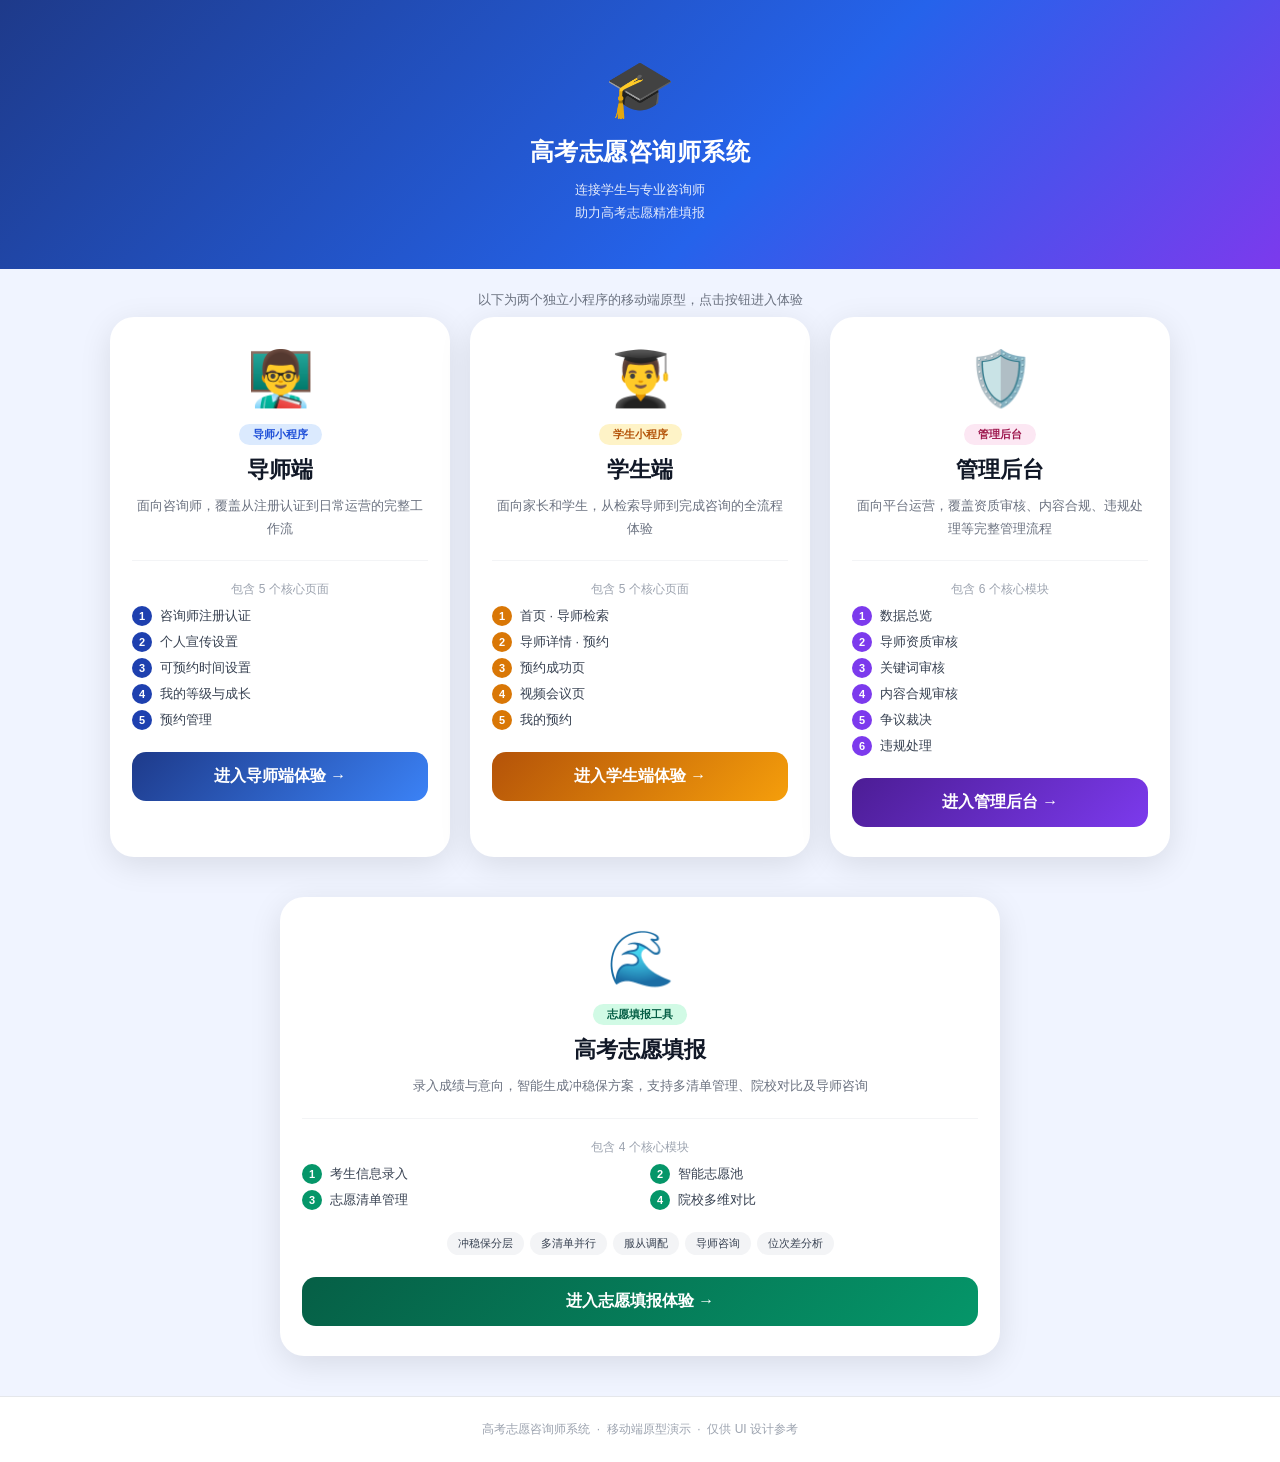
<file: mobile2/index.html>
<!DOCTYPE html>
<html lang="zh-CN">
<head>
  <meta charset="UTF-8">
  <meta name="viewport" content="width=device-width, initial-scale=1.0">
  <title>高考志愿咨询师系统 · 演示</title>
  <style>
    *{margin:0;padding:0;box-sizing:border-box}
    body{font-family:-apple-system,BlinkMacSystemFont,'PingFang SC',sans-serif;background:#f0f4ff;min-height:100vh}
    .hero{background:linear-gradient(135deg,#1e3a8a 0%,#2563eb 60%,#7c3aed 100%);color:white;text-align:center;padding:56px 24px 44px}
    .hero-logo{font-size:56px;margin-bottom:14px}
    .hero h1{font-size:24px;font-weight:700;margin-bottom:10px;letter-spacing:.5px}
    .hero p{font-size:13px;opacity:.88;line-height:1.8}
    .subtitle{text-align:center;font-size:13px;color:#6b7280;padding:22px 20px 8px}
    .cards{display:flex;gap:20px;padding:0 20px 40px;justify-content:center;flex-wrap:wrap}
    .card{background:white;border-radius:24px;padding:30px 22px;flex:1;min-width:280px;max-width:340px;box-shadow:0 8px 32px rgba(0,0,0,.1);transition:transform .2s,box-shadow .2s}
    .card:hover{transform:translateY(-5px);box-shadow:0 16px 48px rgba(0,0,0,.16)}
    .card-icon{font-size:54px;text-align:center;margin-bottom:14px}
    .card-badge{display:block;text-align:center;margin-bottom:10px}
    .badge{display:inline-block;padding:3px 14px;border-radius:14px;font-size:11px;font-weight:700}
    .bdg-t{background:#dbeafe;color:#1d4ed8}
    .bdg-s{background:#fef3c7;color:#b45309}
    .card h2{font-size:22px;font-weight:700;color:#111827;text-align:center;margin-bottom:10px}
    .card p{font-size:13px;color:#6b7280;line-height:1.75;text-align:center;margin-bottom:20px}
    .card-tags{display:flex;flex-wrap:wrap;gap:6px;justify-content:center;margin-bottom:22px}
    .ctag{background:#f3f4f6;color:#374151;font-size:11px;padding:4px 11px;border-radius:16px}
    .divider{height:1px;background:#f3f4f6;margin:0 0 20px}
    .pages-label{font-size:12px;color:#9ca3af;margin-bottom:8px;text-align:center}
    .page-list{display:flex;flex-direction:column;gap:6px;margin-bottom:22px}
    .page-item{display:flex;align-items:center;gap:8px;font-size:13px;color:#374151}
    .page-num{width:20px;height:20px;border-radius:50%;display:flex;align-items:center;justify-content:center;font-size:11px;font-weight:700;color:white;flex-shrink:0}
    .pn-blue{background:#1e40af}
    .pn-orange{background:#d97706}
    .btn{display:block;padding:14px;border-radius:14px;font-size:16px;font-weight:700;border:none;cursor:pointer;text-decoration:none;text-align:center;transition:opacity .15s,transform .15s}
    .btn:hover{opacity:.92;transform:scale(1.01)}
    .btn-t{background:linear-gradient(135deg,#1e3a8a,#3b82f6);color:white}
    .btn-s{background:linear-gradient(135deg,#b45309,#f59e0b);color:white}
    .footer{text-align:center;padding:24px 20px;font-size:12px;color:#9ca3af;border-top:1px solid #e5e7eb;background:white}
  </style>
</head>
<body>
  <div class="hero">
    <div class="hero-logo">🎓</div>
    <h1>高考志愿咨询师系统</h1>
    <p>连接学生与专业咨询师<br>助力高考志愿精准填报</p>
  </div>

  <div class="subtitle">以下为两个独立小程序的移动端原型，点击按钮进入体验</div>

  <div class="cards">
    <!-- 导师端 -->
    <div class="card">
      <div class="card-icon">👨‍🏫</div>
      <div class="card-badge"><span class="badge bdg-t">导师小程序</span></div>
      <h2>导师端</h2>
      <p>面向咨询师，覆盖从注册认证到日常运营的完整工作流</p>
      <div class="divider"></div>
      <div class="pages-label">包含 5 个核心页面</div>
      <div class="page-list">
        <div class="page-item"><span class="page-num pn-blue">1</span>咨询师注册认证</div>
        <div class="page-item"><span class="page-num pn-blue">2</span>个人宣传设置</div>
        <div class="page-item"><span class="page-num pn-blue">3</span>可预约时间设置</div>
        <div class="page-item"><span class="page-num pn-blue">4</span>我的等级与成长</div>
        <div class="page-item"><span class="page-num pn-blue">5</span>预约管理</div>
      </div>
      <a href="tutor.html" class="btn btn-t">进入导师端体验 →</a>
    </div>

    <!-- 学生端 -->
    <div class="card">
      <div class="card-icon">👨‍🎓</div>
      <div class="card-badge"><span class="badge bdg-s">学生小程序</span></div>
      <h2>学生端</h2>
      <p>面向家长和学生，从检索导师到完成咨询的全流程体验</p>
      <div class="divider"></div>
      <div class="pages-label">包含 5 个核心页面</div>
      <div class="page-list">
        <div class="page-item"><span class="page-num pn-orange">1</span>首页 · 导师检索</div>
        <div class="page-item"><span class="page-num pn-orange">2</span>导师详情 · 预约</div>
        <div class="page-item"><span class="page-num pn-orange">3</span>预约成功页</div>
        <div class="page-item"><span class="page-num pn-orange">4</span>视频会议页</div>
        <div class="page-item"><span class="page-num pn-orange">5</span>我的预约</div>
      </div>
      <a href="student.html" class="btn btn-s">进入学生端体验 →</a>
    </div>

    <!-- 管理后台 -->
    <div class="card">
      <div class="card-icon">🛡️</div>
      <div class="card-badge"><span class="badge" style="background:#fce7f3;color:#9d174d">管理后台</span></div>
      <h2>管理后台</h2>
      <p>面向平台运营，覆盖资质审核、内容合规、违规处理等完整管理流程</p>
      <div class="divider"></div>
      <div class="pages-label">包含 6 个核心模块</div>
      <div class="page-list">
        <div class="page-item"><span class="page-num" style="background:#7c3aed">1</span>数据总览</div>
        <div class="page-item"><span class="page-num" style="background:#7c3aed">2</span>导师资质审核</div>
        <div class="page-item"><span class="page-num" style="background:#7c3aed">3</span>关键词审核</div>
        <div class="page-item"><span class="page-num" style="background:#7c3aed">4</span>内容合规审核</div>
        <div class="page-item"><span class="page-num" style="background:#7c3aed">5</span>争议裁决</div>
        <div class="page-item"><span class="page-num" style="background:#7c3aed">6</span>违规处理</div>
      </div>
      <a href="admin.html" class="btn" style="background:linear-gradient(135deg,#4c1d95,#7c3aed);color:white">进入管理后台 →</a>
    </div>
  </div>

  <!-- 志愿填报工具 -->
  <div style="padding:0 20px 40px;display:flex;justify-content:center;">
    <div class="card" style="max-width:720px;width:100%;">
      <div class="card-icon">🌊</div>
      <div class="card-badge"><span class="badge" style="background:#d1fae5;color:#065f46;">志愿填报工具</span></div>
      <h2>高考志愿填报</h2>
      <p>录入成绩与意向，智能生成冲稳保方案，支持多清单管理、院校对比及导师咨询</p>
      <div class="divider"></div>
      <div class="pages-label">包含 4 个核心模块</div>
      <div class="page-list" style="display:grid;grid-template-columns:1fr 1fr;gap:6px 20px;">
        <div class="page-item"><span class="page-num" style="background:#059669">1</span>考生信息录入</div>
        <div class="page-item"><span class="page-num" style="background:#059669">2</span>智能志愿池</div>
        <div class="page-item"><span class="page-num" style="background:#059669">3</span>志愿清单管理</div>
        <div class="page-item"><span class="page-num" style="background:#059669">4</span>院校多维对比</div>
      </div>
      <div class="card-tags" style="margin-top:16px;">
        <span class="ctag">冲稳保分层</span>
        <span class="ctag">多清单并行</span>
        <span class="ctag">服从调配</span>
        <span class="ctag">导师咨询</span>
        <span class="ctag">位次差分析</span>
      </div>
      <a href="gaokao.html" class="btn" style="background:linear-gradient(135deg,#065f46,#059669);color:white">进入志愿填报体验 →</a>
    </div>
  </div>

  <div class="footer">高考志愿咨询师系统 &nbsp;·&nbsp; 移动端原型演示 &nbsp;·&nbsp; 仅供 UI 设计参考</div>
</body>
</html>
</file>
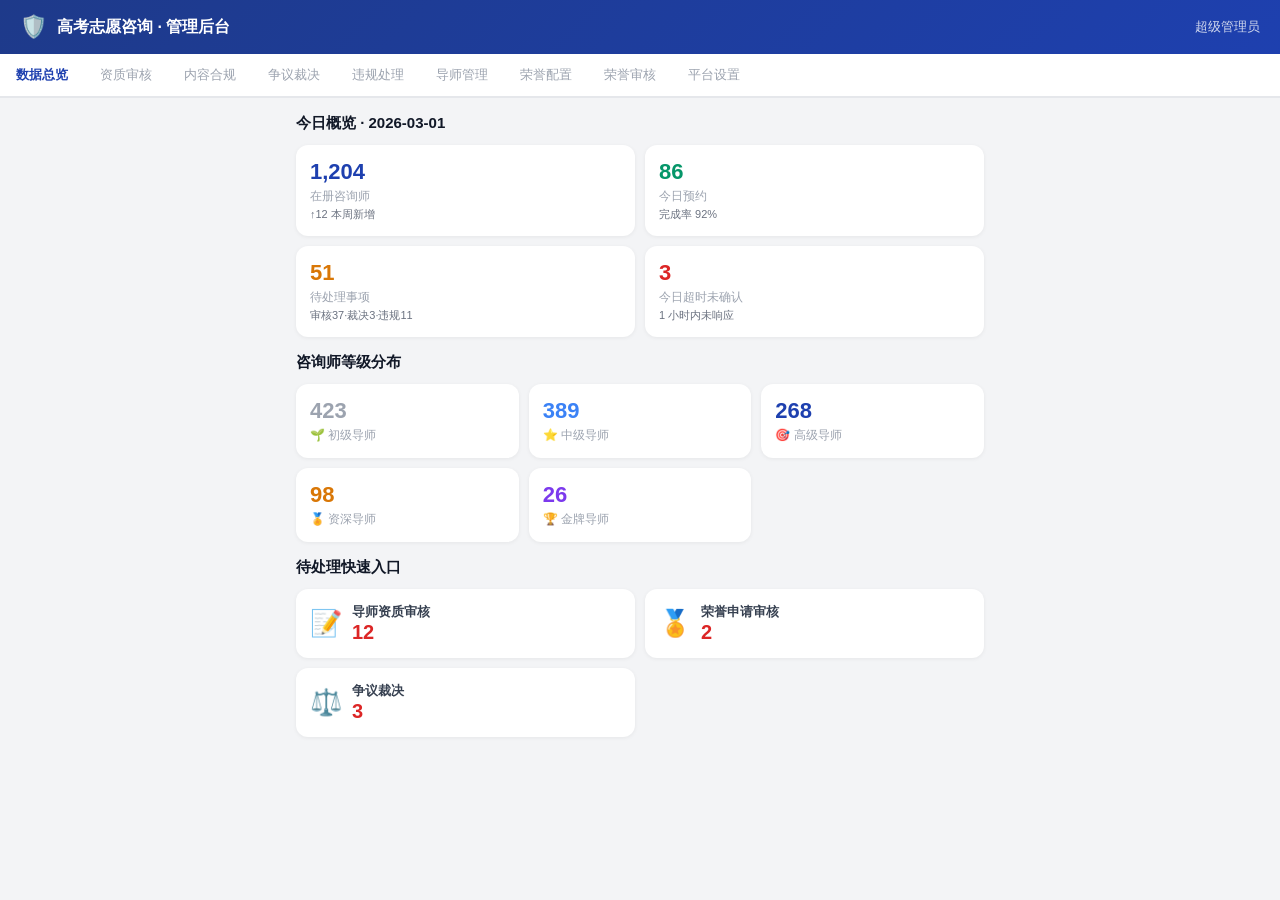
<file: mobile2/admin.html>
<!DOCTYPE html>
<html lang="zh-CN">
<head>
  <meta charset="UTF-8">
  <meta name="viewport" content="width=device-width, initial-scale=1.0">
  <title>管理后台 · 高考志愿咨询师</title>
  <style>
    *{margin:0;padding:0;box-sizing:border-box}
    body{font-family:-apple-system,BlinkMacSystemFont,'PingFang SC',sans-serif;background:#f3f4f6;min-height:100vh}
    .adm-hd{background:linear-gradient(135deg,#1e3a8a,#1e40af);color:white;padding:14px 20px;display:flex;align-items:center;gap:10px;position:sticky;top:0;z-index:100}
    .adm-title{font-size:16px;font-weight:700;flex:1}
    .adm-nav{background:white;border-bottom:2px solid #e5e7eb;display:flex;overflow-x:auto;position:sticky;top:52px;z-index:90}
    .adm-nav::-webkit-scrollbar{display:none}
    .atab{padding:12px 16px;border:none;background:none;cursor:pointer;font-size:13px;color:#9ca3af;font-family:inherit;white-space:nowrap;border-bottom:2px solid transparent;margin-bottom:-2px;transition:color .15s}
    .atab.on{color:#1e40af;border-bottom-color:#1e40af;font-weight:600}
    .wrap{padding:16px;max-width:720px;margin:0 auto}
    .asec{display:none}.asec.on{display:block}
    /* Stat cards */
    .sg{display:grid;grid-template-columns:repeat(2,1fr);gap:10px;margin-bottom:16px}
    .sg3{grid-template-columns:repeat(3,1fr)}
    .sc{background:white;border-radius:12px;padding:14px;box-shadow:0 1px 4px rgba(0,0,0,.06)}
    .sv{font-size:22px;font-weight:700;margin-bottom:3px}
    .sl{font-size:12px;color:#9ca3af}
    .ss{font-size:11px;color:#6b7280;margin-top:2px}
    .cv-blue{color:#1e40af}.cv-green{color:#059669}.cv-red{color:#dc2626}.cv-orange{color:#d97706}.cv-purple{color:#7c3aed}
    /* Quick action */
    .qa{display:grid;grid-template-columns:repeat(2,1fr);gap:10px;margin-bottom:20px}
    .qa-c{background:white;border-radius:12px;padding:14px;display:flex;align-items:center;gap:10px;cursor:pointer;box-shadow:0 1px 4px rgba(0,0,0,.06);transition:box-shadow .15s}
    .qa-c:hover{box-shadow:0 4px 12px rgba(0,0,0,.12)}
    .qa-ico{font-size:26px;flex-shrink:0}
    .qa-lbl{font-size:13px;font-weight:600;color:#374151}
    .qa-n{font-size:20px;font-weight:700;color:#dc2626}
    /* Section header */
    .sh{font-size:15px;font-weight:700;color:#111827;margin-bottom:12px;display:flex;justify-content:space-between;align-items:center}
    /* Filter */
    .fb{display:flex;gap:8px;margin-bottom:12px;overflow-x:auto}
    .fb::-webkit-scrollbar{display:none}
    .fbn{padding:6px 14px;border-radius:20px;font-size:13px;white-space:nowrap;border:1.5px solid #e5e7eb;background:white;cursor:pointer;font-family:inherit;color:#374151}
    .fbn.on{background:#1e40af;color:white;border-color:#1e40af}
    /* Review item */
    .ri{background:white;border-radius:12px;padding:14px;margin-bottom:10px;box-shadow:0 1px 4px rgba(0,0,0,.06)}
    .ri-hd{display:flex;justify-content:space-between;align-items:flex-start;margin-bottom:6px}
    .ri-name{font-size:15px;font-weight:700}
    .ri-meta{font-size:12px;color:#6b7280;margin-bottom:8px}
    .ri-body{font-size:13px;color:#374151;background:#f9fafb;padding:10px;border-radius:8px;margin-bottom:10px;line-height:1.65}
    .ra{display:flex;gap:8px}
    .rb{flex:1;padding:9px;border:none;border-radius:8px;font-size:13px;font-weight:600;cursor:pointer;font-family:inherit}
    .rb-ok{background:#059669;color:white}
    .rb-mod{background:#d97706;color:white}
    .rb-no{background:#fee2e2;color:#dc2626;border:1px solid #fca5a5}
    .rb-gray{background:#f3f4f6;color:#374151}
    /* Badges */
    .b{display:inline-block;padding:3px 10px;border-radius:12px;font-size:11px;font-weight:600}
    .b-warn{background:#fef9c3;color:#92400e}
    .b-ok{background:#d1fae5;color:#065f46}
    .b-err{background:#fee2e2;color:#b91c1c}
    .b-gray{background:#f3f4f6;color:#6b7280}
    .b-blue{background:#dbeafe;color:#1d4ed8}
    /* AI tag */
    .ai{display:inline-block;padding:2px 8px;border-radius:10px;font-size:11px;font-weight:600;margin-right:6px}
    .ai-mid{background:#fef9c3;color:#d97706}
    .ai-low{background:#d1fae5;color:#059669}
    .ai-high{background:#fee2e2;color:#dc2626}
    /* Risk word */
    .risk{background:#fee2e2;border-radius:3px;padding:1px 4px;color:#b91c1c;font-weight:600}
    /* Image row */
    .imgr{display:flex;gap:8px;margin-bottom:8px}
    .imgt{width:70px;height:70px;border-radius:8px;background:#f3f4f6;display:flex;align-items:center;justify-content:center;font-size:26px;cursor:pointer;border:2px solid transparent;flex-shrink:0}
    .imgt.warn{border-color:#fca5a5;background:#fee2e2}
    /* Violation item */
    .vi{border-left:4px solid #dc2626}
    .vi-o{border-left:4px solid #d97706}
    /* Dispute resolution */
    .dr{display:flex;flex-wrap:wrap;gap:8px;margin-top:10px}
    .drb{padding:9px 14px;border:none;border-radius:8px;font-size:13px;font-weight:600;cursor:pointer;font-family:inherit}
    /* Tutor management */
    .tm-search{width:100%;padding:10px 14px;border:1.5px solid #e5e7eb;border-radius:10px;font-size:14px;font-family:inherit;margin-bottom:10px;outline:none;box-sizing:border-box}
    .tm-search:focus{border-color:#1d4ed8}
    .tm-card{background:white;border-radius:12px;padding:14px;margin-bottom:10px;box-shadow:0 1px 4px rgba(0,0,0,.06)}
    .tm-hd{display:flex;align-items:center;gap:10px;margin-bottom:10px}
    .tm-av{width:44px;height:44px;border-radius:50%;display:flex;align-items:center;justify-content:center;font-size:22px;flex-shrink:0;background:#dbeafe}
    .tm-name{font-size:15px;font-weight:700;color:#111827}
    .tm-school{font-size:12px;color:#9ca3af;margin-top:2px}
    .tm-info{display:grid;grid-template-columns:1fr 1fr;gap:5px 12px;margin-bottom:10px;font-size:12px;color:#374151}
    .tm-il{color:#9ca3af}
    .tm-stats{display:flex;gap:0;margin-bottom:10px;background:#f9fafb;border-radius:8px;overflow:hidden}
    .tm-stat{flex:1;text-align:center;padding:8px 4px;border-right:1px solid #e5e7eb}
    .tm-stat:last-child{border-right:none}
    .tm-stat-num{font-size:14px;font-weight:700;color:#1e40af}
    .tm-stat-lbl{font-size:10px;color:#9ca3af;margin-top:1px}
    .tm-acts{display:flex;gap:6px;flex-wrap:wrap}
    .tab{padding:6px 11px;border-radius:8px;font-size:12px;font-weight:600;border:none;cursor:pointer;font-family:inherit}
    .tab-detail{background:#eff6ff;color:#1d4ed8}
    .tab-level{background:#fef3c7;color:#b45309}
    .tab-pwd{background:#f3f4f6;color:#374151}
    .tab-ban{background:#fee2e2;color:#dc2626}
    .tab-unban{background:#d1fae5;color:#065f46}
    /* Detail overlay */
    .adm-overlay{display:none;position:fixed;inset:0;background:rgba(0,0,0,.5);z-index:200;align-items:flex-end;justify-content:center}
    .adm-overlay.show{display:flex}
    .adm-modal{background:white;border-radius:20px 20px 0 0;padding:20px 16px 36px;width:100%;max-width:500px;max-height:85vh;overflow-y:auto;position:relative}
    .adm-modal-title{font-size:17px;font-weight:700;margin-bottom:4px}
    .adm-modal-sub{font-size:12px;color:#9ca3af;margin-bottom:16px}
    .adm-modal-close{position:absolute;right:16px;top:16px;font-size:22px;cursor:pointer;border:none;background:none;color:#9ca3af;line-height:1}
    .dm-sec{font-size:12px;font-weight:700;color:#9ca3af;letter-spacing:.5px;text-transform:uppercase;margin:14px 0 6px;padding-bottom:4px;border-bottom:1px solid #f3f4f6}
    .dm-row{display:flex;justify-content:space-between;align-items:center;padding:8px 0;border-bottom:1px solid #f9fafb}
    .dm-row:last-child{border-bottom:none}
    .dm-label{font-size:13px;color:#9ca3af}
    .dm-value{font-size:13px;font-weight:600;color:#111827;text-align:right;max-width:60%}
    .dm-pwd{font-size:13px;font-weight:600;color:#111827;letter-spacing:2px}
    .dm-eye{background:none;border:none;cursor:pointer;font-size:14px;color:#9ca3af;padding:2px 4px;margin-left:4px}
    .adm-modal-acts{display:flex;gap:8px;margin-top:16px;flex-wrap:wrap}
    .adm-modal-acts .rb{flex:1}
    /* ── 平台设置 / 荣誉配置 ── */
    .cfg-card{background:white;border-radius:14px;padding:20px;margin-bottom:16px;box-shadow:0 1px 6px rgba(0,0,0,.07)}
    .cfg-title{font-size:15px;font-weight:700;color:#111827;margin-bottom:4px}
    .cfg-sub{font-size:12px;color:#9ca3af;margin-bottom:18px;line-height:1.7}
    .cfg-row{display:flex;gap:12px;align-items:flex-end;margin-bottom:16px}
    .cfg-field{flex:1;min-width:0}
    .cfg-lbl{font-size:12px;font-weight:600;color:#374151;margin-bottom:6px}
    .cfg-inp{width:100%;padding:10px 12px;border:1.5px solid #e5e7eb;border-radius:10px;font-size:16px;font-weight:700;color:#111827;font-family:inherit;outline:none;text-align:center;box-sizing:border-box}
    .cfg-inp:focus{border-color:#1e40af}
    .cfg-inp-sm{font-size:14px;font-weight:400;text-align:left;padding:9px 12px}
    .cfg-unit{font-size:11px;color:#9ca3af;text-align:center;margin-top:4px}
    .cfg-preview{display:grid;grid-template-columns:repeat(3,1fr);gap:8px;background:#f9fafb;border-radius:10px;padding:12px;margin-bottom:16px}
    .cfg-prev-item{text-align:center;padding:4px 0}
    .cfg-prev-dur{font-size:11px;color:#9ca3af;margin-bottom:4px}
    .cfg-prev-range{font-size:13px;font-weight:700;color:#1e40af}
    .cfg-save{width:100%;padding:12px;background:#1e40af;color:white;border:none;border-radius:10px;font-size:14px;font-weight:600;cursor:pointer;font-family:inherit}
    .cfg-save:hover{background:#1d3a9a}
    .cfg-quick{display:flex;gap:8px;flex-wrap:wrap;margin-bottom:14px}
    .cfg-qbtn{padding:7px 14px;border-radius:8px;font-size:13px;border:1.5px solid #e5e7eb;background:white;cursor:pointer;font-family:inherit;color:#374151;transition:all .15s}
    .cfg-qbtn.on{background:#1e40af;color:white;border-color:#1e40af}
    .cfg-divider{height:1px;background:#f3f4f6;margin:16px 0}
    .cfg-sep{display:flex;align-items:center;padding-bottom:10px;font-size:20px;color:#9ca3af}
    /* Honor type card */
    .ht-card{background:white;border-radius:12px;padding:14px;margin-bottom:10px;box-shadow:0 1px 4px rgba(0,0,0,.06);border-left:4px solid #1e40af}
    .ht-hd{display:flex;align-items:center;gap:10px;margin-bottom:8px}
    .ht-icon{font-size:26px;width:32px;text-align:center;flex-shrink:0}
    .ht-name{font-size:15px;font-weight:700;color:#111827}
    .ht-id{font-size:11px;color:#9ca3af;margin-top:2px}
    .ht-body{font-size:12px;color:#374151;background:#f9fafb;border-radius:8px;padding:10px;line-height:1.7;white-space:pre-wrap;margin-bottom:10px}
    .ht-acts{display:flex;gap:8px}
    /* Toast */
    .toast{display:none;position:fixed;bottom:20px;left:50%;transform:translateX(-50%);background:rgba(0,0,0,.78);color:white;padding:10px 20px;border-radius:20px;font-size:13px;z-index:999;white-space:nowrap}
  </style>
</head>
<body>
  <div class="adm-hd">
    <span style="font-size:22px">🛡️</span>
    <span class="adm-title">高考志愿咨询 · 管理后台</span>
    <span style="font-size:13px;opacity:.8">超级管理员</span>
  </div>

  <div class="adm-nav">
    <button class="atab on" data-sec="s-dash">数据总览</button>
    <button class="atab" data-sec="s-cert">资质审核</button>
    <button class="atab" data-sec="s-cont">内容合规</button>
    <button class="atab" data-sec="s-disp">争议裁决</button>
    <button class="atab" data-sec="s-vio">违规处理</button>
    <button class="atab" data-sec="s-tutors">导师管理</button>
    <button class="atab" data-sec="s-honor">荣誉配置</button>
    <button class="atab" data-sec="s-honor-review">荣誉审核</button>
    <button class="atab" data-sec="s-platform">平台设置</button>
  </div>

  <div class="wrap">

    <!-- ① 数据总览 -->
    <div class="asec on" id="s-dash">
      <div class="sh">今日概览 · 2026-03-01</div>
      <div class="sg">
        <div class="sc"><div class="sv cv-blue">1,204</div><div class="sl">在册咨询师</div><div class="ss">↑12 本周新增</div></div>
        <div class="sc"><div class="sv cv-green">86</div><div class="sl">今日预约</div><div class="ss">完成率 92%</div></div>
        <div class="sc"><div class="sv cv-orange">51</div><div class="sl">待处理事项</div><div class="ss">审核37·裁决3·违规11</div></div>
        <div class="sc"><div class="sv cv-red">3</div><div class="sl">今日超时未确认</div><div class="ss" id="dashConfirmHint">1小时内未响应</div></div>
      </div>
      <div class="sh">咨询师等级分布</div>
      <div class="sg sg3">
        <div class="sc"><div class="sv" style="color:#9ca3af">423</div><div class="sl">🌱 初级导师</div></div>
        <div class="sc"><div class="sv" style="color:#3b82f6">389</div><div class="sl">⭐ 中级导师</div></div>
        <div class="sc"><div class="sv cv-blue">268</div><div class="sl">🎯 高级导师</div></div>
        <div class="sc"><div class="sv cv-orange">98</div><div class="sl">🏅 资深导师</div></div>
        <div class="sc"><div class="sv cv-purple">26</div><div class="sl">🏆 金牌导师</div></div>
      </div>
      <div class="sh">待处理快速入口</div>
      <div class="qa">
        <div class="qa-c" onclick="sw('s-cert')"><span class="qa-ico">📝</span><div><div class="qa-lbl">导师资质审核</div><div class="qa-n">12</div></div></div>
        <div class="qa-c" onclick="sw('s-honor-review')"><span class="qa-ico">🏅</span><div><div class="qa-lbl">荣誉申请审核</div><div class="qa-n" id="honorPendingCount">2</div></div></div>
        <div class="qa-c" onclick="sw('s-disp')"><span class="qa-ico">⚖️</span><div><div class="qa-lbl">争议裁决</div><div class="qa-n">3</div></div></div>
      </div>
    </div>

    <!-- ② 导师资质审核 -->
    <div class="asec" id="s-cert">
      <div class="fb">
        <button class="fbn on">待审核 (12)</button>
        <button class="fbn">已通过</button>
        <button class="fbn">已驳回</button>
        <button class="fbn">待补材料</button>
      </div>
      <div class="ri">
        <div class="ri-hd"><div><div class="ri-name">张小明</div><div class="ri-meta">北京大学 · 计算机科学 · 在校生 · 提交：2026-03-01 09:15</div></div><span class="b b-warn">待审核</span></div>
        <div class="ri-body">身份证：110101****2318 &nbsp;|&nbsp; 学信网：<span style="color:#059669;font-weight:600">系统已比对 ✓</span><br>院校：北京大学 &nbsp;|&nbsp; 专业：计算机科学 &nbsp;|&nbsp; 年级：2023级</div>
        <div class="ra">
          <button class="rb rb-ok" data-toast="已通过张小明的认证申请">✅ 通过</button>
          <button class="rb rb-mod" data-toast="已发送补材通知">📋 要求补材</button>
          <button class="rb rb-no" data-toast="请填写驳回原因">❌ 驳回</button>
        </div>
      </div>
      <div class="ri">
        <div class="ri-hd"><div><div class="ri-name">李思雨</div><div class="ri-meta">清华大学 · 电子工程 · 毕业2年 · 提交：2026-03-01 08:42</div></div><span class="b b-warn">待审核</span></div>
        <div class="ri-body">身份证：110105****1821 &nbsp;|&nbsp; 学信网：<span style="color:#dc2626;font-weight:600">需人工核对 ⚠️</span><br>院校：清华大学 &nbsp;|&nbsp; 专业：电子信息工程 &nbsp;|&nbsp; 状态：2024届毕业</div>
        <div class="ra">
          <button class="rb rb-ok" data-toast="已通过李思雨的认证申请">✅ 通过</button>
          <button class="rb rb-mod" data-toast="已发送补材通知">📋 要求补材</button>
          <button class="rb rb-no" data-toast="请选择驳回原因">❌ 驳回</button>
        </div>
      </div>
      <button style="width:100%;padding:12px;background:#f3f4f6;border:none;border-radius:10px;font-size:14px;font-weight:600;color:#374151;cursor:pointer;font-family:inherit;margin-top:4px" data-toast="已批量通过学信网已验证的9条申请">⚡ 批量通过（仅学信网已自动验证）</button>
    </div>


    <!-- ④ 内容合规审核 -->
    <div class="asec" id="s-cont">
      <div class="sh">内容待审核（3项）</div>
      <div class="ri">
        <div class="ri-hd"><div><div class="ri-name">赵天宇 · 宣传资料更新</div><div class="ri-meta">复旦大学 · 金融学 · 提交：2026-03-01 10:20</div></div><span class="b b-warn">待审核</span></div>
        <div style="font-size:13px;font-weight:600;margin-bottom:6px">📝 自我介绍文本</div>
        <div class="ri-body">复旦金融学在读，<span class="risk">保证帮您</span>进入理想学校，四年<span class="risk">内部名额</span>保研/就业规划全包...<br><span style="font-size:11px;color:#dc2626">⚠️ AI已标注2处风险词，含承诺性表达</span></div>
        <div style="font-size:13px;font-weight:600;margin:10px 0 6px">🖼️ 宣传图片</div>
        <div class="imgr">
          <div class="imgt">🏆</div>
          <div class="imgt">📜</div>
          <div class="imgt warn">⚠️</div>
        </div>
        <div style="font-size:12px;color:#dc2626;margin-bottom:10px">第3张图含联系方式（微信号），需驳回</div>
        <div class="ra">
          <button class="rb rb-mod" data-toast="已部分驳回：文本+第3张图，其余内容通过">🔧 部分驳回</button>
          <button class="rb rb-no" data-toast="全部内容已驳回，已通知修改">❌ 全部驳回</button>
        </div>
      </div>
    </div>

    <!-- ⑤ 争议裁决 -->
    <div class="asec" id="s-disp">
      <div class="fb">
        <button class="fbn on">待裁决 (3)</button>
        <button class="fbn">已裁决</button>
      </div>
      <div class="ri">
        <div class="ri-hd"><div><div class="ri-name">争议 #20260310-001</div><div class="ri-meta">导师张XX（🎯 高级导师）↔ 学生李** · 2026-06-10 19:00 · 费用100元</div></div><span class="b b-warn">待裁决</span></div>
        <div class="ri-body">
          <strong>学生反馈：</strong>「全程照本宣科，未针对具体情况分析，要求退款」<br>
          <strong>🤖 AI笔记摘要：</strong>会议时长28分钟，涵盖保研条件、院校推荐、时间节点3项。<br>
          <strong>🤖 AI评估：</strong>服务内容基本达标，未见明显失职，建议部分退款安抚用户。
        </div>
        <div style="font-size:13px;font-weight:600;margin-bottom:8px">裁决操作（需填写裁决理由）</div>
        <div class="dr">
          <button class="drb rb-ok" data-toast="已裁决：维持结果，费用归导师，已通知双方">✅ 维持结果</button>
          <button class="drb rb-mod" data-toast="已裁决：退款30%，已通知双方">💸 退款30%</button>
          <button class="drb rb-mod" style="background:#7c3aed" data-toast="已裁决：退款50%，已通知双方">💸 退款50%</button>
          <button class="drb rb-no" data-toast="已裁决：全额退款，已通知双方">🔄 全额退款</button>
        </div>
      </div>
    </div>

    <!-- ⑥ 违规处理 -->
    <div class="asec" id="s-vio">
      <div class="fb">
        <button class="fbn on">待处理 (11)</button>
        <button class="fbn">已处理</button>
      </div>
      <div class="ri vi">
        <div class="ri-hd"><div><div class="ri-name">孙XX · 会议中引导私下交易</div><div class="ri-meta">🎯 高级导师 · 举报时间：2026-03-01 11:30</div></div><span class="b b-err">高风险</span></div>
        <div class="ri-body">用户举报：导师多次在会议中引导添加微信，提示平台外低价咨询。AI会议笔记含多处关键片段。</div>
        <div class="ra">
          <button class="rb rb-mod" data-toast="已发出书面警告，记录在案">⚠️ 警告</button>
          <button class="rb rb-mod" style="background:#7c3aed" data-toast="已强制降级：高级导师→中级导师">⬇️ 强制降级</button>
          <button class="rb rb-no" data-toast="账号已封禁，用户已通知">🚫 封禁</button>
        </div>
      </div>
      <div class="ri vi-o">
        <div class="ri-hd"><div><div class="ri-name">周XX · 确认超时 ×3</div><div class="ri-meta">⭐ 中级导师 · 本周累计3次超时未确认</div></div><span class="b b-warn">中风险</span></div>
        <div class="ri-body">本周超时率12%，已触发响应预警（阈值10%），成长值扣分机制自动触发，建议同步发送预警通知。</div>
        <div class="ra">
          <button class="rb rb-gray" data-toast="预警通知已发送">📩 发预警通知</button>
          <button class="rb rb-mod" data-toast="已扣除成长值5分，日志已记录">📉 扣成长值</button>
        </div>
      </div>
    </div>

    <!-- ⑦ 导师管理 -->
    <div class="asec" id="s-tutors">
      <div class="sh">导师管理 <span style="font-size:13px;font-weight:400;color:#9ca3af;">共 1,204 位</span></div>
      <input class="tm-search" id="tmSearch" placeholder="🔍 搜索姓名 / 用户名 / 邮箱 / 院校" oninput="renderTutors()">
      <div class="fb" id="tmLevelFilter">
        <button class="fbn on" data-lv="0">全部</button>
        <button class="fbn" data-lv="1">🌱 初级</button>
        <button class="fbn" data-lv="2">⭐ 中级</button>
        <button class="fbn" data-lv="3">🎯 高级</button>
        <button class="fbn" data-lv="4">🏅 资深</button>
        <button class="fbn" data-lv="5">🏆 金牌</button>
      </div>
      <div class="fb" id="tmStatusFilter">
        <button class="fbn on" data-st="all">全部状态</button>
        <button class="fbn" data-st="normal">正常</button>
        <button class="fbn" data-st="banned">已封禁</button>
        <button class="fbn" data-st="pending">待审核</button>
      </div>
      <div id="tmList"></div>
    </div>

    <!-- ⑧ 荣誉配置 -->
    <div class="asec" id="s-honor">

      <!-- 新增荣誉类型 -->
      <div class="cfg-card">
        <div class="cfg-title">➕ 新增荣誉类型</div>
        <div class="cfg-sub">配置后，导师端将自动显示该荣誉的申请入口，导师可上传材料并提交申请。</div>
        <div style="margin-bottom:12px;">
          <div class="cfg-lbl">图标（Emoji）</div>
          <input id="hfIcon" class="cfg-inp" style="font-size:22px;text-align:center;" value="🏅" maxlength="4">
        </div>
        <div style="margin-bottom:12px;">
          <div class="cfg-lbl">荣誉名称 <span style="color:#ef4444;font-size:10px">必填</span></div>
          <input id="hfName" class="cfg-inp cfg-inp-sm" placeholder="如：年度优秀导师">
        </div>
        <div style="margin-bottom:12px;">
          <div class="cfg-lbl">申请材料描述 <span style="color:#ef4444;font-size:10px">必填</span></div>
          <input id="hfDesc" class="cfg-inp cfg-inp-sm" placeholder="简要描述导师需提交的材料类型">
        </div>
        <div style="margin-bottom:16px;">
          <div class="cfg-lbl">申请说明模板（展示给导师，支持换行）</div>
          <textarea id="hfTemplate" class="cfg-inp cfg-inp-sm" rows="4" style="resize:vertical;" placeholder="1. 提交步骤说明&#10;2. 材料格式要求&#10;3. 审核周期说明"></textarea>
        </div>
        <button class="cfg-save" onclick="addHonorType()">添加荣誉配置</button>
      </div>

      <!-- 已配置列表 -->
      <div class="sh">已配置荣誉类型（<span id="honorCount">0</span> 项）</div>
      <div id="honorTypeList"></div>
    </div>

    <!-- ⑨ 荣誉审核 -->
    <div class="asec" id="s-honor-review">
      <div class="sh">荣誉申请审核（<span id="honorReviewCount">0</span> 条待审）</div>
      <div id="honorAppList"></div>
    </div>

    <!-- ⑩ 平台设置 -->
    <div class="asec" id="s-platform">

      <!-- 咨询定价范围 -->
      <div class="cfg-card">
        <div class="cfg-title">💰 咨询定价范围</div>
        <div class="cfg-sub">设定导师每分钟咨询费率的允许区间。导师在排期时必须在此范围内自主定价，超出范围无法保存。</div>
        <div class="cfg-row">
          <div class="cfg-field">
            <div class="cfg-lbl">最低费率（元/分钟）</div>
            <input id="cfgPriceMin" class="cfg-inp" type="number" min="0" max="100" step="0.1" value="0">
            <div class="cfg-unit">最低可设为 0 元</div>
          </div>
          <div class="cfg-sep">—</div>
          <div class="cfg-field">
            <div class="cfg-lbl">最高费率（元/分钟）</div>
            <input id="cfgPriceMax" class="cfg-inp" type="number" min="0" max="100" step="0.1" value="2">
            <div class="cfg-unit">默认上限 2 元/分钟</div>
          </div>
        </div>

        <!-- 实时预览：各时长对应的价格区间 -->
        <div style="font-size:12px;font-weight:600;color:#374151;margin-bottom:8px;">各时长费用区间预览</div>
        <div class="cfg-preview" id="pricePreview"></div>

        <button class="cfg-save" onclick="savePriceConfig()">保存定价设置</button>
      </div>

      <!-- 预约确认时限 -->
      <div class="cfg-card">
        <div class="cfg-title">⏱ 预约确认时限</div>
        <div class="cfg-sub">导师收到预约请求后，必须在此时限内确认或取消。超时系统将自动取消本次预约并全额退款给学生，同时记入导师的超时违规指标。</div>

        <div style="font-size:12px;font-weight:600;color:#374151;margin-bottom:8px;">快捷选择</div>
        <div class="cfg-quick" id="confirmQuick">
          <button class="cfg-qbtn" data-h="0.5">30 分钟</button>
          <button class="cfg-qbtn on" data-h="1">1 小时</button>
          <button class="cfg-qbtn" data-h="2">2 小时</button>
          <button class="cfg-qbtn" data-h="6">6 小时</button>
          <button class="cfg-qbtn" data-h="24">24 小时</button>
        </div>

        <div class="cfg-row" style="align-items:flex-end;">
          <div class="cfg-field">
            <div class="cfg-lbl">自定义时限（小时，最小 0.5）</div>
            <input id="cfgConfirmH" class="cfg-inp" type="number" min="0.5" max="48" step="0.5" value="1" oninput="syncConfirmQuick()">
            <div class="cfg-unit" id="confirmPreviewLabel">= 60 分钟</div>
          </div>
        </div>

        <div style="background:#eff6ff;border-radius:8px;padding:10px 12px;font-size:12px;color:#1e40af;margin-bottom:16px;">
          ℹ️ 当前设置：导师须在收到预约后 <strong id="confirmHoursDisplay">1 小时</strong> 内响应，超时自动取消并全额退款
        </div>
        <button class="cfg-save" onclick="saveConfirmConfig()">保存确认时限</button>
      </div>
    </div>

  </div><!-- /wrap -->

  <!-- 导师详情弹窗 -->
  <div class="adm-overlay" id="tutorDetailOverlay" onclick="if(event.target===this)closeTutorDetail()">
    <div class="adm-modal">
      <div class="adm-modal-title" id="detailName">-</div>
      <div class="adm-modal-sub" id="detailSub">-</div>
      <button class="adm-modal-close" onclick="closeTutorDetail()">✕</button>
      <div class="dm-sec">账号信息</div>
      <div class="dm-row"><span class="dm-label">用户名</span><span class="dm-value" id="detailUname">-</span></div>
      <div class="dm-row">
        <span class="dm-label">登录密码</span>
        <div style="display:flex;align-items:center;">
          <span class="dm-pwd" id="detailPwd">••••••••</span>
          <button class="dm-eye" onclick="togglePwd()" id="eyeBtn">👁</button>
        </div>
      </div>
      <div class="dm-row"><span class="dm-label">邮箱</span><span class="dm-value" id="detailEmail">-</span></div>
      <div class="dm-row"><span class="dm-label">手机号</span><span class="dm-value" id="detailPhone">-</span></div>
      <div class="dm-row"><span class="dm-label">注册时间</span><span class="dm-value" id="detailJoined">-</span></div>
      <div class="dm-sec">等级与状态</div>
      <div class="dm-row"><span class="dm-label">当前等级</span><span class="dm-value" id="detailLevel">-</span></div>
      <div class="dm-row"><span class="dm-label">账号状态</span><span class="dm-value" id="detailStatus">-</span></div>
      <div class="dm-sec">服务数据</div>
      <div class="dm-row"><span class="dm-label">累计咨询次数</span><span class="dm-value" id="detailSessions">-</span></div>
      <div class="dm-row"><span class="dm-label">好评率</span><span class="dm-value" id="detailRating">-</span></div>
      <div class="adm-modal-acts">
        <button class="rb rb-mod tab-level" id="detailLevelBtn" onclick="adjLevel()">调整等级</button>
        <button class="rb tab-pwd" onclick="toast('密码重置邮件已发送至导师邮箱')">重置密码</button>
        <button class="rb rb-no tab-ban" id="detailBanBtn" onclick="toggleBan()">封禁账号</button>
      </div>
    </div>
  </div>

  <div class="toast" id="toast"></div>

  <!-- 驳回原因弹窗 -->
  <div class="adm-overlay" id="rejectReasonOverlay" onclick="if(event.target===this)closeRejectModal()">
    <div class="adm-modal" style="padding-bottom:24px;">
      <div class="adm-modal-title">❌ 驳回荣誉申请</div>
      <div class="adm-modal-sub">请填写驳回原因，将通知导师修改后重新申请</div>
      <button class="adm-modal-close" onclick="closeRejectModal()">✕</button>
      <div class="cfg-lbl" style="margin-bottom:6px;">驳回原因 <span style="color:#ef4444;font-size:10px">必填</span></div>
      <textarea id="rejectReasonInput" class="cfg-inp cfg-inp-sm" rows="3"
        placeholder="如：材料不清晰，请重新上传高清截图；或：暂不符合认证条件"></textarea>
      <div style="display:flex;gap:8px;margin-top:16px;">
        <button class="rb rb-gray" style="flex:1;" onclick="closeRejectModal()">取消</button>
        <button class="rb rb-no" style="flex:2;" onclick="confirmRejectHonorApp()">确认驳回</button>
      </div>
    </div>
  </div>

  <script>
    /* ── 导航 ── */
    function sw(id) {
      document.querySelectorAll('.asec').forEach(s => s.classList.remove('on'));
      document.querySelectorAll('.atab').forEach(t => t.classList.remove('on'));
      document.getElementById(id).classList.add('on');
      document.querySelector('.atab[data-sec="' + id + '"]').classList.add('on');
    }
    function toast(msg) {
      const t = document.getElementById('toast');
      t.textContent = msg; t.style.display = 'block';
      clearTimeout(t._t); t._t = setTimeout(() => t.style.display = 'none', 2600);
    }
    document.querySelectorAll('.atab').forEach(t => t.addEventListener('click', () => sw(t.dataset.sec)));
    document.querySelectorAll('.fbn').forEach(b => b.addEventListener('click', () => {
      b.closest('.fb').querySelectorAll('.fbn').forEach(x => x.classList.remove('on'));
      b.classList.add('on');
    }));
    document.addEventListener('click', e => {
      const el = e.target.closest('[data-toast]');
      if (el) toast(el.dataset.toast);
    });

    /* ══════════════════════════════════════
       平台设置
    ══════════════════════════════════════ */
    const PCFG = { priceMin: 0, priceMax: 2, confirmHours: 1 };

    function loadPlatformConfig() {
      const saved = localStorage.getItem('platform_config');
      if (saved) Object.assign(PCFG, JSON.parse(saved));
      document.getElementById('cfgPriceMin').value = PCFG.priceMin;
      document.getElementById('cfgPriceMax').value = PCFG.priceMax;
      document.getElementById('cfgConfirmH').value  = PCFG.confirmHours;
      updatePricePreview();
      syncConfirmQuick();
      // Update dash hint
      const hint = document.getElementById('dashConfirmHint');
      if (hint) hint.textContent = PCFG.confirmHours + ' 小时内未响应';
    }

    function savePriceConfig() {
      const mn = parseFloat(document.getElementById('cfgPriceMin').value);
      const mx = parseFloat(document.getElementById('cfgPriceMax').value);
      if (isNaN(mn) || mn < 0) { toast('最低费率不能为负数'); return; }
      if (isNaN(mx) || mx < 0) { toast('最高费率不能为负数'); return; }
      if (mx < mn) { toast('最高费率不能低于最低费率'); return; }
      PCFG.priceMin = mn; PCFG.priceMax = mx;
      localStorage.setItem('platform_config', JSON.stringify(PCFG));
      updatePricePreview();
      toast('✅ 定价范围已保存，导师端下次进入时间管理时将自动同步');
    }

    function saveConfirmConfig() {
      const h = parseFloat(document.getElementById('cfgConfirmH').value);
      if (isNaN(h) || h < 0.5) { toast('确认时限最短为 0.5 小时（30分钟）'); return; }
      PCFG.confirmHours = h;
      localStorage.setItem('platform_config', JSON.stringify(PCFG));
      syncConfirmQuick();
      const hint = document.getElementById('dashConfirmHint');
      if (hint) hint.textContent = h + ' 小时内未响应';
      toast('✅ 确认时限已保存：' + (h >= 1 ? h + ' 小时' : (h * 60) + ' 分钟'));
    }

    function updatePricePreview() {
      const mn = parseFloat(document.getElementById('cfgPriceMin').value) || 0;
      const mx = parseFloat(document.getElementById('cfgPriceMax').value) || 2;
      const durs = [20, 40, 60];
      const el = document.getElementById('pricePreview');
      if (!el) return;
      el.innerHTML = durs.map(d =>
        '<div class="cfg-prev-item">' +
          '<div class="cfg-prev-dur">' + d + ' 分钟</div>' +
          '<div class="cfg-prev-range">¥' + (mn * d).toFixed(0) + ' – ¥' + (mx * d).toFixed(0) + '</div>' +
        '</div>'
      ).join('');
    }

    function syncConfirmQuick() {
      const h = parseFloat(document.getElementById('cfgConfirmH').value) || 1;
      document.querySelectorAll('#confirmQuick .cfg-qbtn').forEach(b => {
        b.classList.toggle('on', parseFloat(b.dataset.h) === h);
      });
      const mins = Math.round(h * 60);
      document.getElementById('confirmPreviewLabel').textContent = '= ' + (mins >= 60 ? (h + ' 小时') : (mins + ' 分钟'));
      const disp = document.getElementById('confirmHoursDisplay');
      if (disp) disp.textContent = h >= 1 ? h + ' 小时' : (mins + ' 分钟');
    }

    document.querySelectorAll('#confirmQuick .cfg-qbtn').forEach(b => {
      b.addEventListener('click', () => {
        document.getElementById('cfgConfirmH').value = b.dataset.h;
        syncConfirmQuick();
      });
    });

    // Live update price preview as user types
    ['cfgPriceMin','cfgPriceMax'].forEach(id => {
      document.getElementById(id)?.addEventListener('input', updatePricePreview);
    });

    /* ══════════════════════════════════════
       荣誉配置
    ══════════════════════════════════════ */
    let HONOR_TYPES = [];
    let HONOR_APPS  = [];

    function loadHonorData() {
      const savedTypes = localStorage.getItem('honor_types');
      if (savedTypes) {
        HONOR_TYPES = JSON.parse(savedTypes);
      } else {
        // 默认荣誉类型
        HONOR_TYPES = [
          { id: 1, name: '985/211 高校', icon: '🎓',
            desc: '需上传学信网在线验证报告及在读/毕业证明',
            template: '1. 登录学信网（xuexin.net.cn）获取在线验证报告截图\n2. 上传学生证（在读）或毕业证照片\n3. 提交后平台将在 2 个工作日内完成核验' },
          { id: 2, name: '优质咨询师', icon: '⭐',
            desc: '好评率 ≥ 90% 且累计完成咨询 ≥ 20 次，系统自动触发审核',
            template: '本认证由平台系统自动推送，无需主动申请。\n当您满足好评率 ≥ 90% 且累计完成咨询 ≥ 20 次时，系统将自动创建认证申请并通知管理员审核。' },
          { id: 3, name: '高考命中率认证', icon: '🎯',
            desc: '历史辅导学生志愿命中率 ≥ 85%，需上传案例截图',
            template: '1. 整理历史辅导案例（学生姓名可脱敏）\n2. 截图呈现学生录取通知书或录取结果页面\n3. 说明您的填报建议与最终录取的对应关系\n4. 提交后平台将在 5 个工作日内审核' },
        ];
        localStorage.setItem('honor_types', JSON.stringify(HONOR_TYPES));
      }

      const savedApps = localStorage.getItem('honor_applications');
      if (savedApps) {
        HONOR_APPS = JSON.parse(savedApps);
      } else {
        HONOR_APPS = [
          { id: 1, tutorId: 1, tutorName: '张小明', honorId: 1, honorName: '985/211 高校', icon: '🎓',
            submittedAt: '2026-03-01', status: 'pending', materials: '已上传学信网在线验证报告截图及北大学生证正反面照片' },
          { id: 2, tutorId: 2, tutorName: '李思雨', honorId: 2, honorName: '优质咨询师', icon: '⭐',
            submittedAt: '2026-03-02', status: 'pending', materials: '系统自动申请（好评率 99%，累计咨询 82 次）' },
        ];
        localStorage.setItem('honor_applications', JSON.stringify(HONOR_APPS));
      }

      renderHonorTypes();
      renderHonorApps();
      updateHonorPendingCount();
    }

    function addHonorType() {
      const icon     = document.getElementById('hfIcon').value.trim() || '🏅';
      const name     = document.getElementById('hfName').value.trim();
      const desc     = document.getElementById('hfDesc').value.trim();
      const template = document.getElementById('hfTemplate').value.trim();
      if (!name) { toast('请填写荣誉名称'); return; }
      if (!desc) { toast('请填写申请材料描述'); return; }
      HONOR_TYPES.push({ id: Date.now(), name, icon, desc, template });
      localStorage.setItem('honor_types', JSON.stringify(HONOR_TYPES));
      document.getElementById('hfIcon').value = '🏅';
      ['hfName','hfDesc','hfTemplate'].forEach(id => { document.getElementById(id).value = ''; });
      renderHonorTypes();
      toast('✅ 荣誉类型已添加，导师端将自动同步显示申请入口');
    }

    function deleteHonorType(id) {
      if (!confirm('确认删除此荣誉类型？删除后导师端申请入口将消失，已申请记录保留。')) return;
      HONOR_TYPES = HONOR_TYPES.filter(h => h.id !== id);
      localStorage.setItem('honor_types', JSON.stringify(HONOR_TYPES));
      renderHonorTypes();
      toast('荣誉类型已删除');
    }

    function renderHonorTypes() {
      const el = document.getElementById('honorTypeList');
      document.getElementById('honorCount').textContent = HONOR_TYPES.length;
      if (!el) return;
      if (!HONOR_TYPES.length) {
        el.innerHTML = '<div style="text-align:center;padding:20px;color:#9ca3af;font-size:13px;">暂无配置，请在上方添加荣誉类型</div>';
        return;
      }
      el.innerHTML = HONOR_TYPES.map(h =>
        '<div class="ht-card">' +
          '<div class="ht-hd">' +
            '<span class="ht-icon">' + h.icon + '</span>' +
            '<div style="flex:1;min-width:0;">' +
              '<div class="ht-name">' + h.name + '</div>' +
              '<div class="ht-id">ID ' + h.id + ' &nbsp;·&nbsp; ' + h.desc + '</div>' +
            '</div>' +
            '<button class="rb rb-no" style="flex:0;padding:5px 12px;font-size:12px;" onclick="deleteHonorType(' + h.id + ')">删除</button>' +
          '</div>' +
          (h.template ? '<div class="ht-body">' + h.template + '</div>' : '') +
        '</div>'
      ).join('');
    }

    function approveHonorApp(id) {
      const app = HONOR_APPS.find(a => a.id === id);
      if (app) { app.status = 'approved'; app.reviewedAt = new Date().toISOString().split('T')[0]; }
      localStorage.setItem('honor_applications', JSON.stringify(HONOR_APPS));
      renderHonorApps();
      updateHonorPendingCount();
      toast('✅ 荣誉申请已通过，导师端将显示已认证徽章');
    }

    function rejectHonorApp(id) {
      _rejectTargetId = id;
      document.getElementById('rejectReasonInput').value = '';
      document.getElementById('rejectReasonOverlay').classList.add('show');
    }

    let _rejectTargetId = null;
    function closeRejectModal() {
      document.getElementById('rejectReasonOverlay').classList.remove('show');
      _rejectTargetId = null;
    }
    function confirmRejectHonorApp() {
      const reason = document.getElementById('rejectReasonInput').value.trim();
      if (!reason) { toast('请填写驳回原因'); return; }
      const app = HONOR_APPS.find(a => a.id === _rejectTargetId);
      if (app) {
        app.status = 'rejected';
        app.rejectReason = reason;
        app.reviewedAt = new Date().toISOString().split('T')[0];
      }
      localStorage.setItem('honor_applications', JSON.stringify(HONOR_APPS));
      closeRejectModal();
      renderHonorApps();
      updateHonorPendingCount();
      toast('申请已驳回，系统将通知导师补充或重新提交');
    }

    function updateHonorPendingCount() {
      const n = HONOR_APPS.filter(a => a.status === 'pending').length;
      const el = document.getElementById('honorPendingCount');
      if (el) el.textContent = n;
      const rc = document.getElementById('honorReviewCount');
      if (rc) rc.textContent = n;
    }

    function renderHonorApps() {
      const el = document.getElementById('honorAppList');
      if (!el) return;
      const pending  = HONOR_APPS.filter(a => a.status === 'pending');
      const reviewed = HONOR_APPS.filter(a => a.status !== 'pending');
      let html = '';

      if (!HONOR_APPS.length) {
        el.innerHTML = '<div style="text-align:center;padding:20px;color:#9ca3af;font-size:13px;">暂无荣誉申请记录</div>';
        return;
      }

      if (pending.length) {
        html += '<div style="font-size:13px;font-weight:700;color:#d97706;margin-bottom:8px;">⏳ 待审核（' + pending.length + '）</div>';
        pending.forEach(app => {
          html += '<div class="ri">' +
            '<div class="ri-hd">' +
              '<div>' +
                '<div class="ri-name">' + app.icon + ' ' + app.honorName + '</div>' +
                '<div class="ri-meta">申请人：' + app.tutorName + ' &nbsp;·&nbsp; 提交：' + app.submittedAt + '</div>' +
              '</div>' +
              '<span class="b b-warn">待审核</span>' +
            '</div>' +
            '<div class="ri-body" style="margin-bottom:10px;">' + app.materials + '</div>' +
            '<div class="ra">' +
              '<button class="rb rb-ok" onclick="approveHonorApp(' + app.id + ')">✅ 通过认证</button>' +
              '<button class="rb rb-no" onclick="rejectHonorApp(' + app.id + ')">❌ 驳回</button>' +
            '</div>' +
          '</div>';
        });
      }

      if (reviewed.length) {
        html += '<div style="font-size:13px;font-weight:700;color:#6b7280;margin:16px 0 8px;">已处理</div>';
        reviewed.forEach(app => {
          const isOk = app.status === 'approved';
          const reasonHtml = !isOk && app.rejectReason
            ? '<div style="font-size:12px;color:#dc2626;background:#fee2e2;border-radius:6px;padding:6px 10px;margin-top:6px;">驳回原因：' + app.rejectReason + '</div>'
            : '';
          html += '<div class="ri">' +
            '<div class="ri-hd">' +
              '<div>' +
                '<div class="ri-name">' + app.icon + ' ' + app.honorName + '</div>' +
                '<div class="ri-meta">申请人：' + app.tutorName + ' &nbsp;·&nbsp; 提交：' + app.submittedAt +
                  (app.reviewedAt ? ' &nbsp;·&nbsp; 审核：' + app.reviewedAt : '') + '</div>' +
              '</div>' +
              '<span class="b ' + (isOk ? 'b-ok' : 'b-err') + '">' + (isOk ? '已通过' : '已驳回') + '</span>' +
            '</div>' +
            reasonHtml +
          '</div>';
        });
      }

      el.innerHTML = html;
    }

    /* ══════════════════════════════════════
       导师管理
    ══════════════════════════════════════ */
    const LEVEL_NAMES = ['','🌱 初级','⭐ 中级','🎯 高级','🏅 资深','🏆 金牌'];
    const STATUS_MAP  = { normal:'正常', banned:'已封禁', pending:'待审核' };
    const STATUS_CLR  = { normal:'b-ok', banned:'b-err', pending:'b-warn' };

    const TUTORS_DATA = [
      {id:1, name:'张小明', emoji:'👨‍💼', school:'北京大学', major:'计算机科学', type:'在校生',
       lv:3, status:'normal', phone:'138****1234', email:'zhang_xm@pku.edu.cn',
       uname:'zhang_xiaoming', pwd:'Aa@123456', joined:'2025-09-01', sessions:45, rating:97},
      {id:2, name:'李思雨', emoji:'👩‍🎓', school:'清华大学', major:'电子信息工程', type:'毕业2年',
       lv:4, status:'normal', phone:'139****5678', email:'li_siyu@tsinghua.edu.cn',
       uname:'li_siyu_thu', pwd:'Bb@789012', joined:'2025-08-15', sessions:82, rating:99},
      {id:3, name:'王建国', emoji:'👨‍💻', school:'复旦大学', major:'金融学', type:'在校生',
       lv:2, status:'banned', phone:'137****9012', email:'wjg@fudan.edu.cn',
       uname:'wang_jianguo', pwd:'Cc@345678', joined:'2025-10-20', sessions:18, rating:85},
      {id:4, name:'陈思远', emoji:'👩‍🏫', school:'浙江大学', major:'软件工程', type:'毕业1年',
       lv:5, status:'normal', phone:'136****3456', email:'csyfar@zju.edu.cn',
       uname:'chen_siyuan', pwd:'Dd@901234', joined:'2025-07-01', sessions:156, rating:98},
      {id:5, name:'刘晓燕', emoji:'👩‍🔬', school:'中国人民大学', major:'法学', type:'在校生',
       lv:1, status:'pending', phone:'135****7890', email:'lxy@ruc.edu.cn',
       uname:'liu_xiaoyan', pwd:'Ee@567890', joined:'2026-02-10', sessions:3, rating:95},
      {id:6, name:'赵天宇', emoji:'👨‍🏫', school:'武汉大学', major:'经济学', type:'毕业3年',
       lv:3, status:'normal', phone:'134****2345', email:'zty@whu.edu.cn',
       uname:'zhao_tianyu', pwd:'Ff@123789', joined:'2025-06-12', sessions:67, rating:93},
    ];

    let tmLvFilter = 0, tmStFilter = 'all', currentTutor = null, pwdVisible = false;

    function renderTutors() {
      const q = (document.getElementById('tmSearch')?.value || '').toLowerCase();
      const list = TUTORS_DATA.filter(t => {
        if (tmLvFilter > 0 && t.lv !== tmLvFilter) return false;
        if (tmStFilter !== 'all' && t.status !== tmStFilter) return false;
        if (q && !t.name.includes(q) && !t.uname.includes(q) &&
            !t.email.includes(q) && !t.school.includes(q)) return false;
        return true;
      });
      const el = document.getElementById('tmList');
      if (!el) return;
      if (!list.length) {
        el.innerHTML = '<div style="text-align:center;padding:32px;color:#9ca3af;font-size:14px;">无匹配导师</div>';
        return;
      }
      el.innerHTML = list.map(t =>
        '<div class="tm-card">' +
          '<div class="tm-hd">' +
            '<div class="tm-av" style="background:' + (t.status==='banned'?'#fee2e2':t.status==='pending'?'#fef9c3':'#dbeafe') + '">' + t.emoji + '</div>' +
            '<div style="flex:1;min-width:0;">' +
              '<div class="tm-name">' + t.name + ' &nbsp;<span class="b ' + STATUS_CLR[t.status] + '" style="font-size:10px;">' + STATUS_MAP[t.status] + '</span></div>' +
              '<div class="tm-school">' + t.school + ' · ' + t.major + ' · ' + t.type + '</div>' +
            '</div>' +
            '<span class="b b-blue" style="font-size:11px;white-space:nowrap;">' + LEVEL_NAMES[t.lv] + '</span>' +
          '</div>' +
          '<div class="tm-info">' +
            '<div><span class="tm-il">📱 </span>' + t.phone + '</div>' +
            '<div><span class="tm-il">📧 </span>' + t.email + '</div>' +
            '<div><span class="tm-il">👤 </span>' + t.uname + '</div>' +
            '<div><span class="tm-il">📅 </span>注册 ' + t.joined + '</div>' +
          '</div>' +
          '<div class="tm-stats">' +
            '<div class="tm-stat"><div class="tm-stat-num">' + t.sessions + '</div><div class="tm-stat-lbl">咨询次数</div></div>' +
            '<div class="tm-stat"><div class="tm-stat-num">' + t.rating + '%</div><div class="tm-stat-lbl">好评率</div></div>' +
            '<div class="tm-stat"><div class="tm-stat-num">' + LEVEL_NAMES[t.lv] + '</div><div class="tm-stat-lbl">当前等级</div></div>' +
          '</div>' +
          '<div class="tm-acts">' +
            '<button class="tab tab-detail" onclick="openTutorDetail(' + t.id + ')">查看详情</button>' +
            '<button class="tab tab-level" onclick="toast(\'等级已调整（演示）\')">调整等级</button>' +
            '<button class="tab tab-pwd" onclick="toast(\'密码重置邮件已发送至 ' + t.email + '\')">重置密码</button>' +
            '<button class="tab ' + (t.status==='banned'?'tab-unban':'tab-ban') + '" onclick="toast(\'' + (t.status==='banned'?'账号已解封':'账号已封禁') + '（演示）\')">' +
              (t.status==='banned'?'解封':'封禁') +
            '</button>' +
          '</div>' +
        '</div>'
      ).join('');
    }

    document.getElementById('tmLevelFilter')?.querySelectorAll('.fbn').forEach(b => {
      b.addEventListener('click', () => {
        document.getElementById('tmLevelFilter').querySelectorAll('.fbn').forEach(x => x.classList.remove('on'));
        b.classList.add('on'); tmLvFilter = parseInt(b.dataset.lv); renderTutors();
      });
    });
    document.getElementById('tmStatusFilter')?.querySelectorAll('.fbn').forEach(b => {
      b.addEventListener('click', () => {
        document.getElementById('tmStatusFilter').querySelectorAll('.fbn').forEach(x => x.classList.remove('on'));
        b.classList.add('on'); tmStFilter = b.dataset.st; renderTutors();
      });
    });

    function openTutorDetail(id) {
      const t = TUTORS_DATA.find(x => x.id === id);
      if (!t) return;
      currentTutor = t; pwdVisible = false;
      document.getElementById('detailName').textContent = t.emoji + ' ' + t.name;
      document.getElementById('detailSub').textContent = t.school + ' · ' + t.major + ' · ' + t.type;
      document.getElementById('detailUname').textContent = t.uname;
      document.getElementById('detailPwd').textContent = '••••••••';
      document.getElementById('eyeBtn').textContent = '👁';
      document.getElementById('detailEmail').textContent = t.email;
      document.getElementById('detailPhone').textContent = t.phone;
      document.getElementById('detailJoined').textContent = t.joined;
      document.getElementById('detailLevel').textContent = LEVEL_NAMES[t.lv];
      document.getElementById('detailStatus').innerHTML = '<span class="b ' + STATUS_CLR[t.status] + '">' + STATUS_MAP[t.status] + '</span>';
      document.getElementById('detailSessions').textContent = t.sessions + ' 次';
      document.getElementById('detailRating').textContent = t.rating + '%';
      document.getElementById('detailBanBtn').textContent = t.status === 'banned' ? '解封账号' : '封禁账号';
      document.getElementById('detailBanBtn').className = 'rb ' + (t.status === 'banned' ? 'tab-unban' : 'tab-ban');
      document.getElementById('tutorDetailOverlay').classList.add('show');
    }
    function closeTutorDetail() {
      document.getElementById('tutorDetailOverlay').classList.remove('show');
      currentTutor = null;
    }
    function togglePwd() {
      if (!currentTutor) return;
      pwdVisible = !pwdVisible;
      document.getElementById('detailPwd').textContent = pwdVisible ? currentTutor.pwd : '••••••••';
      document.getElementById('eyeBtn').textContent = pwdVisible ? '🙈' : '👁';
    }
    function adjLevel() {
      if (!currentTutor) return;
      toast('等级已调整（演示）：' + LEVEL_NAMES[currentTutor.lv] + ' → ' + LEVEL_NAMES[Math.min(5, currentTutor.lv + 1)]);
    }
    function toggleBan() {
      if (!currentTutor) return;
      toast(currentTutor.status === 'banned' ? '账号已解封' : '账号已封禁');
      closeTutorDetail();
    }

    /* ── 初始化 ── */
    loadPlatformConfig();
    loadHonorData();
    renderTutors();
  </script>
</body>
</html>
</file>
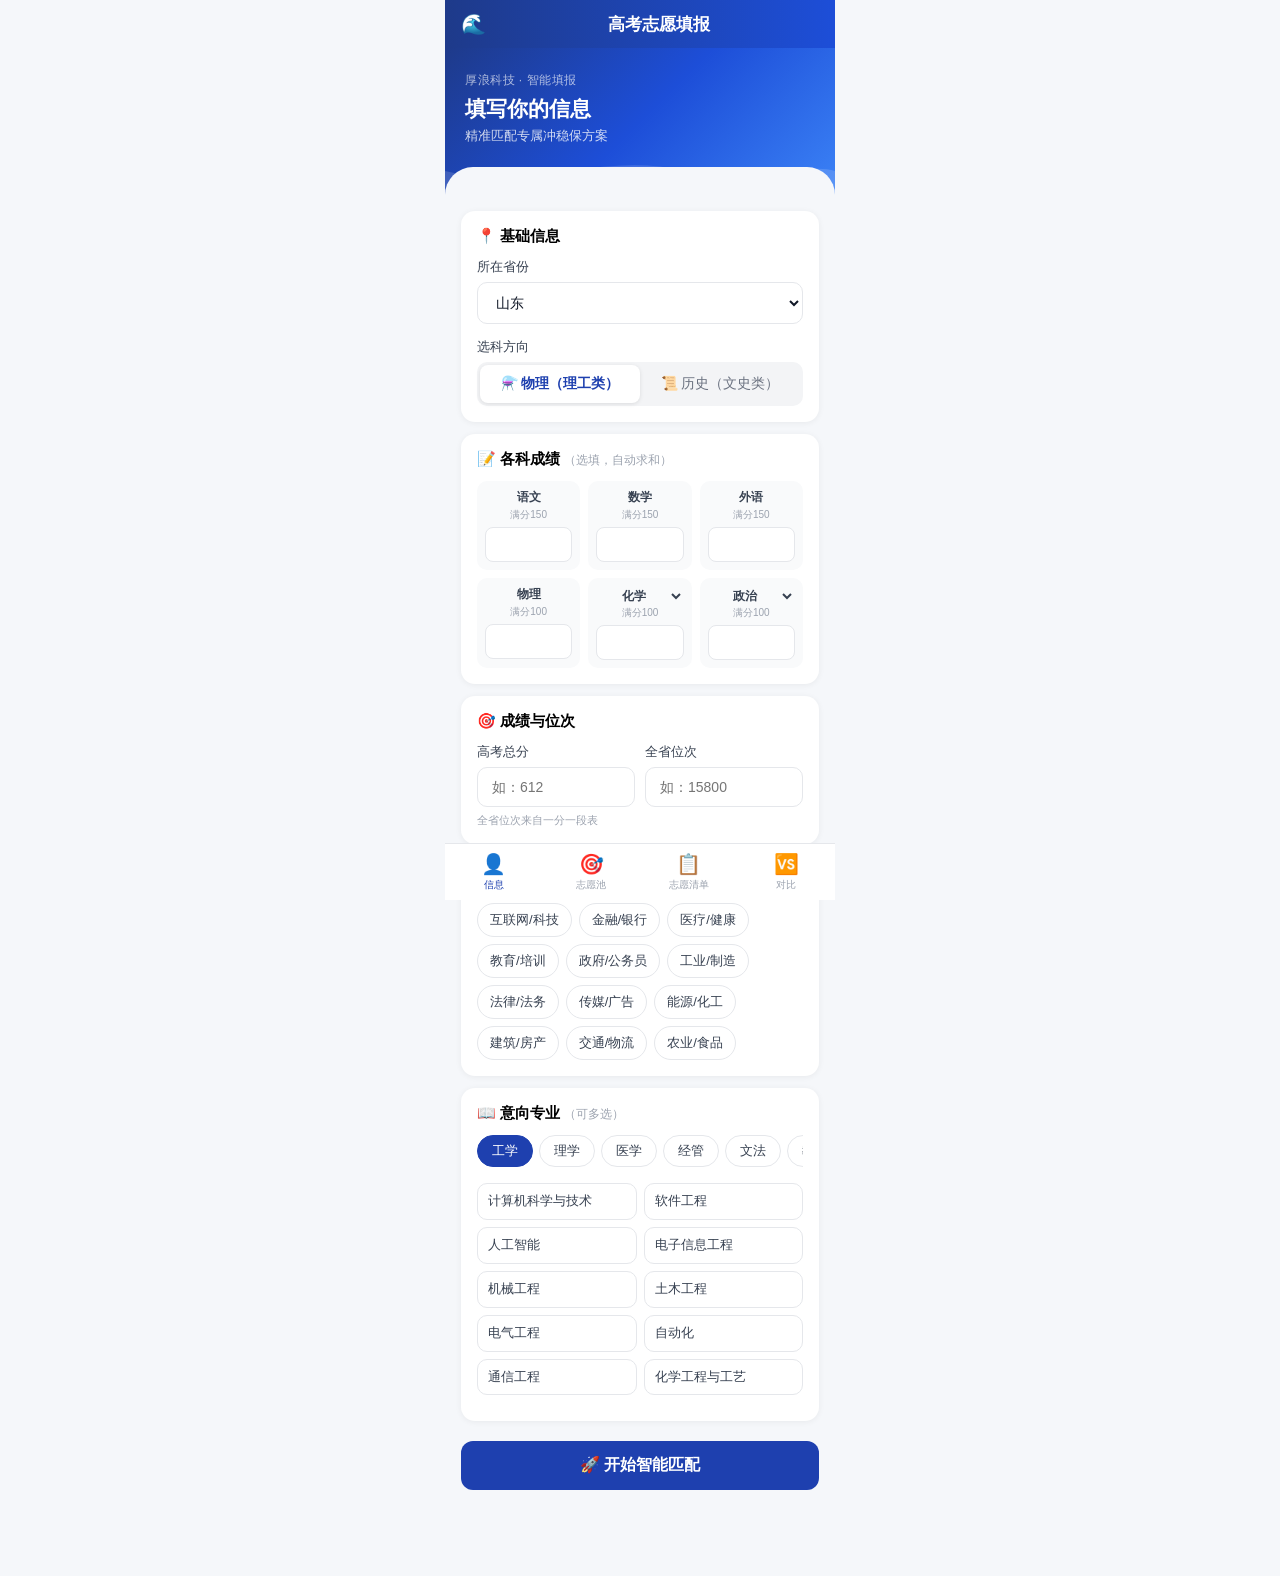
<file: mobile2/gaokao.html>
<!DOCTYPE html>
<html lang="zh-CN">
<head>
<meta charset="UTF-8">
<meta name="viewport" content="width=device-width,initial-scale=1,viewport-fit=cover">
<title>高考志愿填报 · 厚浪</title>
<link rel="stylesheet" href="styles.css">
<style>
/* ── 去掉数字箭头 ── */
input[type=number]::-webkit-outer-spin-button,
input[type=number]::-webkit-inner-spin-button{-webkit-appearance:none;margin:0}
input[type=number]{-moz-appearance:textfield}

/* ── Topbar ── */
.gk-bar{background:linear-gradient(90deg,#1e3a8a,#1d4ed8);padding:12px 16px;display:flex;align-items:center;gap:12px;position:sticky;top:0;z-index:100;color:white}
.gk-bar-title{font-size:17px;font-weight:700;flex:1;text-align:center}

/* ── Hero ── */
.hero{background:linear-gradient(135deg,#1e3a8a,#1d4ed8,#3b82f6);padding:24px 20px 50px;color:white;position:relative;overflow:hidden;margin:-16px -16px 0}
.hero::after{content:'';position:absolute;bottom:0;left:0;right:0;height:28px;background:#f5f7fa;border-radius:28px 28px 0 0}
.hero-brand{font-size:12px;opacity:.65;margin-bottom:6px;letter-spacing:.5px}
.hero-title{font-size:21px;font-weight:700;margin-bottom:4px}
.hero-sub{font-size:13px;opacity:.8}

/* ── 选科 ── */
.seg{display:flex;background:#f3f4f6;border-radius:10px;padding:3px}
.seg-btn{flex:1;padding:10px;border:none;background:none;border-radius:8px;font-size:14px;font-weight:500;cursor:pointer;font-family:inherit;color:#6b7280;transition:all .2s}
.seg-btn.on{background:white;color:#1e40af;font-weight:700;box-shadow:0 1px 4px rgba(0,0,0,.1)}

/* ── 各科成绩 ── */
.subj-grid{display:grid;grid-template-columns:repeat(3,1fr);gap:8px}
.subj-box{background:#f9fafb;border-radius:10px;padding:8px;text-align:center}
.subj-name{font-size:12px;font-weight:600;color:#374151;display:block;margin-bottom:2px}
.subj-max{font-size:10px;color:#9ca3af;display:block;margin-bottom:5px}
.subj-inp{width:100%;border:1.5px solid #e5e7eb;border-radius:8px;padding:6px 4px;font-size:18px;font-weight:700;text-align:center;font-family:inherit;background:white;color:#1d4ed8}
.subj-inp:focus{outline:none;border-color:#1d4ed8}
.subj-sel{width:100%;border:none;background:none;font-size:12px;font-weight:600;color:#374151;font-family:inherit;cursor:pointer;text-align:center;margin-bottom:2px}
.total-display{display:flex;align-items:center;justify-content:space-between;margin-top:10px;padding:10px 12px;background:linear-gradient(90deg,#eff6ff,#dbeafe);border-radius:10px}
.total-label{font-size:13px;color:#374151}
.total-num{font-size:22px;font-weight:700;color:#1e40af}

/* ── 意向专业（内联） ── */
.major-cats{display:flex;gap:6px;overflow-x:auto;padding-bottom:6px;margin-bottom:10px}
.major-cats::-webkit-scrollbar{display:none}
.mc-btn{padding:6px 14px;border-radius:20px;font-size:13px;white-space:nowrap;border:1.5px solid #e5e7eb;background:white;cursor:pointer;color:#374151;font-family:inherit;flex-shrink:0;transition:all .15s}
.mc-btn.on{background:#1e40af;color:white;border-color:#1e40af}
.major-grid{display:grid;grid-template-columns:repeat(2,1fr);gap:7px}
.major-chip{padding:9px 10px;border:1.5px solid #e5e7eb;border-radius:10px;font-size:13px;cursor:pointer;background:white;color:#374151;font-family:inherit;text-align:left;transition:all .15s;line-height:1.3}
.major-chip.on{background:#eff6ff;color:#1d4ed8;border-color:#bfdbfe;font-weight:600}
.selected-majors{display:flex;flex-wrap:wrap;gap:6px;margin-top:10px}
.sel-m-chip{padding:4px 10px;background:#eff6ff;color:#1d4ed8;border-radius:20px;font-size:12px;font-weight:600;display:flex;align-items:center;gap:4px}
.sel-m-del{cursor:pointer;color:#9ca3af;font-size:14px;line-height:1}

/* ── 行业 ── */
.ind-wrap{display:flex;flex-wrap:wrap;gap:7px}
.ind-chip{padding:7px 12px;border:1.5px solid #e5e7eb;border-radius:20px;font-size:13px;cursor:pointer;background:white;color:#374151;font-family:inherit;transition:all .15s}
.ind-chip.on{background:#1e40af;color:white;border-color:#1e40af}

/* ── 志愿池 ── */
.pool-filter{display:flex;gap:6px;margin-bottom:12px}
.pf-btn{flex:1;padding:8px 0;border-radius:20px;font-size:13px;font-weight:600;border:1.5px solid #e5e7eb;background:white;color:#6b7280;cursor:pointer;font-family:inherit;text-align:center;transition:all .15s}
.pf-btn.all.on{background:#1e3a8a;color:white;border-color:#1e3a8a}
.pf-btn.rush.on{background:#dc2626;color:white;border-color:#dc2626}
.pf-btn.stable.on{background:#d97706;color:white;border-color:#d97706}
.pf-btn.safe.on{background:#059669;color:white;border-color:#059669}

/* ── 院校卡片 ── */
.uni-card{background:white;border-radius:14px;padding:14px;margin-bottom:10px;box-shadow:0 1px 6px rgba(0,0,0,.06);border-left:3px solid transparent}
.uni-card.rush{border-left-color:#dc2626}
.uni-card.stable{border-left-color:#d97706}
.uni-card.safe{border-left-color:#059669}
.uni-head{display:flex;align-items:center;gap:10px;margin-bottom:8px}
.uni-logo{width:44px;height:44px;border-radius:10px;background:linear-gradient(135deg,#dbeafe,#bfdbfe);display:flex;align-items:center;justify-content:center;font-size:22px;flex-shrink:0}
.uni-info{flex:1;min-width:0}
.uni-name{font-size:15px;font-weight:700;color:#111827;white-space:nowrap;overflow:hidden;text-overflow:ellipsis}
.uni-loc{font-size:12px;color:#9ca3af;margin-top:2px}
.prob-badge{padding:5px 10px;border-radius:8px;font-size:13px;font-weight:700;flex-shrink:0}
.pb-rush{background:#fee2e2;color:#b91c1c}
.pb-stable{background:#fef3c7;color:#d97706}
.pb-safe{background:#d1fae5;color:#065f46}
.uni-tags{display:flex;gap:4px;flex-wrap:wrap;margin-bottom:9px}
.uni-tag{padding:2px 7px;border-radius:6px;font-size:11px;font-weight:600}
.ut-985{background:#7c3aed;color:white}.ut-211{background:#1d4ed8;color:white}
.ut-double{background:#0f766e;color:white}.ut-pub{background:#f3f4f6;color:#374151}
.rank-strip{display:flex;justify-content:space-between;background:#f9fafb;border-radius:10px;padding:10px 12px;margin-bottom:10px}
.ri{text-align:center}
.ri-lbl{font-size:10px;color:#9ca3af;margin-bottom:3px}
.ri-val{font-size:14px;font-weight:700;color:#111827}
.ri-val.mine{color:#1d4ed8}.ri-val.pos{color:#059669}.ri-val.neg{color:#dc2626}
.ri-div{width:1px;background:#e5e7eb;align-self:stretch}
.ann-row{display:flex;align-items:center;gap:8px;margin-bottom:9px}
.ann-lbl{font-size:12px;color:#9ca3af;flex-shrink:0}
.ann-group{display:flex;gap:5px;flex:1}
.ann-btn{flex:1;padding:6px 0;border-radius:8px;font-size:12px;font-weight:600;border:1.5px solid #e5e7eb;background:white;color:#9ca3af;cursor:pointer;font-family:inherit;text-align:center;transition:all .15s}
.ann-btn.high{background:#1e40af;color:white;border-color:#1e40af}
.ann-btn.mid{background:#d97706;color:white;border-color:#d97706}
.ann-btn.low{background:#6b7280;color:white;border-color:#6b7280}
.ann-btn.drop{background:#dc2626;color:white;border-color:#dc2626}
.card-btns{display:flex;gap:6px}
.cb{flex:1;padding:7px 0;border-radius:8px;font-size:11px;font-weight:600;border:1.5px solid #e5e7eb;background:white;color:#374151;cursor:pointer;font-family:inherit;text-align:center;white-space:nowrap;transition:all .15s}
.cb.blue{background:#eff6ff;color:#1d4ed8;border-color:#bfdbfe}
.cb.green{background:#f0fdf4;color:#065f46;border-color:#bbf7d0}
.cb.active{background:#1e40af;color:white;border-color:#1e40af}

/* ── 悬浮按钮 ── */
.fab{position:fixed;right:16px;bottom:80px;width:50px;height:50px;border-radius:50%;display:flex;align-items:center;justify-content:center;font-size:22px;cursor:pointer;z-index:150}
.fab-blue{background:#1e3a8a;color:white;box-shadow:0 4px 16px rgba(30,58,138,.4)}

/* ── 志愿清单概览 ── */
.list-card{background:white;border-radius:14px;padding:14px 16px;margin-bottom:10px;box-shadow:0 1px 6px rgba(0,0,0,.06);cursor:pointer;transition:transform .1s}
.list-card:active{transform:scale(.98)}
.list-card-hd{display:flex;align-items:center;gap:10px;margin-bottom:10px}
.list-icon{width:40px;height:40px;border-radius:10px;background:linear-gradient(135deg,#dbeafe,#bfdbfe);display:flex;align-items:center;justify-content:center;font-size:20px;flex-shrink:0}
.list-name{font-size:15px;font-weight:700;color:#111827;flex:1}
.list-menu-btn{font-size:22px;color:#9ca3af;padding:4px;flex-shrink:0;line-height:1}
.list-counts{display:flex;gap:8px}
.lc{flex:1;text-align:center;padding:6px 4px;border-radius:8px}
.lc-r{background:#fee2e2}.lc-s{background:#fef3c7}.lc-p{background:#d1fae5}
.lc-n{font-size:16px;font-weight:700}
.lc-r .lc-n{color:#b91c1c}.lc-s .lc-n{color:#d97706}.lc-p .lc-n{color:#065f46}
.lc-l{font-size:10px;margin-top:2px}
.lc-r .lc-l{color:#b91c1c}.lc-s .lc-l{color:#d97706}.lc-p .lc-l{color:#065f46}

/* ── 清单详情 ── */
.detail-top{display:flex;align-items:center;gap:10px;margin-bottom:14px;padding-bottom:12px;border-bottom:1px solid #f3f4f6}
.back-btn{font-size:24px;color:#1e40af;cursor:pointer;border:none;background:none;padding:0;line-height:1;flex-shrink:0}
.detail-name{font-size:17px;font-weight:700;flex:1;color:#111827}
.rename-btn{font-size:13px;color:#1d4ed8;cursor:pointer;border:none;background:#eff6ff;font-family:inherit;padding:5px 10px;border-radius:6px}
.detail-stats{display:flex;gap:8px;margin-bottom:12px}
.ds-item{flex:1;text-align:center;padding:8px 4px;border-radius:10px}

/* ── 清单条目 ── */
.list-item{background:white;border-radius:12px;padding:12px;margin-bottom:8px;box-shadow:0 1px 4px rgba(0,0,0,.05)}
.list-item.drag-over{outline:2px dashed #1d4ed8;outline-offset:-2px}
.list-item.dragging{opacity:.4}
.li-row{display:flex;align-items:center;gap:8px}
.li-num{font-size:12px;font-weight:700;color:#9ca3af;width:18px;text-align:center;flex-shrink:0}
.li-drag{font-size:18px;color:#d1d5db;cursor:grab;flex-shrink:0;user-select:none}
.li-info{flex:1;min-width:0}
.li-name{font-size:13px;font-weight:600;color:#111827;white-space:nowrap;overflow:hidden;text-overflow:ellipsis}
.li-sub{font-size:11px;color:#9ca3af;margin-top:1px}
.li-del{font-size:16px;color:#d1d5db;cursor:pointer;border:none;background:none;padding:4px;flex-shrink:0;transition:color .15s}
.li-del:hover{color:#dc2626}
.comply-row{display:flex;justify-content:space-between;align-items:center;margin-top:9px;padding-top:9px;border-top:1px solid #f9fafb}
.comply-lbl{font-size:13px;color:#374151}
.comply-tip{font-size:11px;color:#9ca3af;margin-top:1px}
.list-sticky{position:fixed;bottom:58px;left:50%;transform:translateX(-50%);width:100%;max-width:390px;background:white;border-top:1px solid #e5e7eb;padding:10px 16px;display:flex;gap:8px;z-index:99}
.ls-btn{flex:1;padding:11px;border-radius:10px;font-size:13px;font-weight:600;border:none;cursor:pointer;font-family:inherit}
.ls-pdf{background:#1e3a8a;color:white}.ls-xlsx{background:#f0fdf4;color:#065f46}

/* ── PK ── */
.pk-table{background:white;border-radius:12px;overflow:hidden;box-shadow:0 1px 6px rgba(0,0,0,.06)}
.pk-row{display:flex;border-bottom:1px solid #f3f4f6}
.pk-row:last-child{border-bottom:none}
.pk-label{width:70px;flex-shrink:0;padding:10px 8px;font-size:11px;color:#9ca3af;background:#fafafa;border-right:1px solid #f3f4f6;display:flex;align-items:center}
.pk-cell{flex:1;padding:10px 6px;font-size:12px;text-align:center;border-right:1px solid #f3f4f6;display:flex;align-items:center;justify-content:center}
.pk-cell:last-child{border-right:none}

/* ── 空状态 ── */
.empty{text-align:center;padding:48px 20px;color:#9ca3af}
.empty-ico{font-size:52px;margin-bottom:12px}
.empty-title{font-size:15px;font-weight:600;color:#374151;margin-bottom:6px}
.empty-sub{font-size:13px;line-height:1.7}

/* ── Modal ── */
.overlay{display:none;position:fixed;inset:0;background:rgba(0,0,0,.5);z-index:200;align-items:flex-end}
.overlay.show{display:flex}
.modal-box{background:white;border-radius:20px 20px 0 0;padding:20px 16px 36px;max-height:82vh;overflow-y:auto;width:100%;position:relative}
.modal-title{font-size:17px;font-weight:700;margin-bottom:16px;color:#111827;padding-right:36px}
.modal-close{position:absolute;right:16px;top:16px;font-size:22px;cursor:pointer;color:#9ca3af;border:none;background:none;line-height:1}

/* ── 添加学校搜索 ── */
.school-search-wrap{position:relative}
.school-suggestions{position:absolute;top:100%;left:0;right:0;background:white;border:1.5px solid #e5e7eb;border-top:none;border-radius:0 0 10px 10px;max-height:160px;overflow-y:auto;z-index:10;display:none}
.school-suggestions.show{display:block}
.school-sugg-item{padding:10px 14px;font-size:13px;cursor:pointer;border-bottom:1px solid #f3f4f6;color:#111827}
.school-sugg-item:last-child{border-bottom:none}
.school-sugg-item:hover{background:#f9fafb}

/* ── 分类 chips ── */
.type-chips{display:flex;gap:6px;flex-wrap:wrap}
.tc{padding:7px 16px;border:1.5px solid #e5e7eb;border-radius:20px;font-size:13px;cursor:pointer;background:white;color:#374151;font-family:inherit;transition:all .15s}
.tc.on{background:#1e40af;color:white;border-color:#1e40af}

/* ── 选清单 ── */
.choose-item{display:flex;align-items:center;gap:10px;padding:12px 0;border-bottom:1px solid #f3f4f6;cursor:pointer}
.choose-item:last-child{border-bottom:none}
.choose-name{font-size:14px;font-weight:600;color:#111827;flex:1}
.choose-cnt{font-size:12px;color:#9ca3af}

/* ── 导师头像行（卡片底部）── */
.tutor-row{display:flex;align-items:center;gap:8px;padding-top:10px;border-top:1px solid #f3f4f6;margin-top:6px;cursor:pointer}
.tutor-avs{display:flex;}
.tutor-av{width:28px;height:28px;border-radius:50%;border:2px solid white;display:flex;align-items:center;justify-content:center;font-size:14px;margin-left:-6px;flex-shrink:0}
.tutor-av:first-child{margin-left:0}
.tutor-row-lbl{font-size:12px;color:#1d4ed8;font-weight:600;flex:1}
.tutor-row-arrow{font-size:14px;color:#9ca3af}

/* ── 导师覆盖页 ── */
.tutor-overlay{display:none;position:fixed;inset:0;background:#f5f7fa;z-index:300;overflow-y:auto}
.tutor-overlay.show{display:block}
.tutor-pg-bar{background:linear-gradient(90deg,#1e3a8a,#1d4ed8);padding:12px 16px;display:flex;align-items:center;gap:12px;position:sticky;top:0;z-index:10;color:white}
.tutor-pg-back{font-size:26px;cursor:pointer;border:none;background:none;color:white;line-height:1;padding:0}
.tutor-pg-title{font-size:16px;font-weight:700;flex:1;text-align:center;white-space:nowrap;overflow:hidden;text-overflow:ellipsis}
.tutor-pg-body{padding:14px 14px 32px}
.tutor-card{background:white;border-radius:14px;padding:14px;margin-bottom:10px;box-shadow:0 1px 6px rgba(0,0,0,.06)}
.tutor-head{display:flex;align-items:center;gap:12px;margin-bottom:10px}
.tutor-avatar{width:54px;height:54px;border-radius:50%;display:flex;align-items:center;justify-content:center;font-size:28px;flex-shrink:0}
.tutor-meta{flex:1}
.tutor-name{font-size:15px;font-weight:700;color:#111827}
.tutor-title{font-size:12px;color:#9ca3af;margin-top:2px}
.tutor-tags{display:flex;gap:5px;flex-wrap:wrap;margin-bottom:8px}
.tutor-tag{padding:3px 9px;border-radius:12px;font-size:11px;font-weight:600;background:#eff6ff;color:#1d4ed8}
.tutor-desc{font-size:13px;color:#374151;background:#f9fafb;border-radius:8px;padding:9px 11px;line-height:1.65;margin-bottom:10px}
.tutor-stats{display:flex;gap:8px;margin-bottom:10px}
.ts-item{flex:1;text-align:center;background:#f9fafb;border-radius:8px;padding:8px 4px}
.ts-num{font-size:15px;font-weight:700;color:#1e40af}
.ts-lbl{font-size:10px;color:#9ca3af;margin-top:2px}
.tutor-consult-btn{width:100%;padding:11px;background:#1e3a8a;color:white;border:none;border-radius:10px;font-size:14px;font-weight:600;cursor:pointer;font-family:inherit}

/* ── 专业匹配行 ── */
.major-match-row{display:flex;align-items:center;gap:8px;margin-bottom:10px;padding:8px 10px;background:#f9fafb;border-radius:8px;cursor:pointer}
.major-match-row:active{background:#eff6ff}
.mm-counts{display:flex;gap:5px;flex:1;flex-wrap:wrap;align-items:center}
.mm-item{padding:2px 8px;border-radius:6px;font-size:12px;font-weight:700}
.mm-r{background:#fee2e2;color:#b91c1c}
.mm-s{background:#fef3c7;color:#d97706}
.mm-p{background:#d1fae5;color:#065f46}

/* ── 院校详情覆盖页 ── */
.uni-detail-overlay{display:none;position:fixed;inset:0;background:#f5f7fa;z-index:300;overflow-y:auto}
.uni-detail-overlay.show{display:block}
.unidet-bar{background:linear-gradient(90deg,#1e3a8a,#1d4ed8);padding:12px 16px;display:flex;align-items:center;gap:12px;position:sticky;top:0;z-index:10;color:white}
.unidet-back{font-size:26px;cursor:pointer;border:none;background:none;color:white;line-height:1;padding:0}
.unidet-title{font-size:16px;font-weight:700;flex:1;text-align:center;white-space:nowrap;overflow:hidden;text-overflow:ellipsis}
.unidet-body{padding:14px 14px 32px}
.unidet-info-card{background:white;border-radius:14px;padding:14px;margin-bottom:14px;box-shadow:0 1px 6px rgba(0,0,0,.06)}
.udf-row{display:flex;gap:6px;margin-bottom:12px}
.udf-btn{flex:1;padding:8px 0;border-radius:20px;font-size:13px;font-weight:600;border:1.5px solid #e5e7eb;background:white;color:#6b7280;cursor:pointer;font-family:inherit;text-align:center;transition:all .15s}
.udf-btn.all.on{background:#1e3a8a;color:white;border-color:#1e3a8a}
.udf-btn.rush.on{background:#dc2626;color:white;border-color:#dc2626}
.udf-btn.stable.on{background:#d97706;color:white;border-color:#d97706}
.udf-btn.safe.on{background:#059669;color:white;border-color:#059669}
.mj-card{background:white;border-radius:12px;padding:12px 14px;margin-bottom:8px;box-shadow:0 1px 4px rgba(0,0,0,.05);display:flex;align-items:flex-start;gap:10px;border-left:3px solid #e5e7eb}
.mj-card.rush{border-left-color:#dc2626}
.mj-card.stable{border-left-color:#d97706}
.mj-card.safe{border-left-color:#059669}
.mj-name{font-size:14px;font-weight:600;color:#111827}
.mj-match-tag{font-size:10px;color:#1d4ed8;font-weight:600;background:#eff6ff;padding:1px 6px;border-radius:6px;margin-left:5px;vertical-align:middle}
.mj-info{font-size:11px;color:#9ca3af;margin-top:3px}
.mj-right{display:flex;flex-direction:column;align-items:flex-end;gap:4px;flex-shrink:0}
</style>
</head>
<body>
<div class="mobile">

<!-- ======= TOPBAR ======= -->
<div class="gk-bar">
  <span style="font-size:20px;">🌊</span>
  <span class="gk-bar-title">高考志愿填报</span>
</div>

<div class="content">

<!-- =================== PAGE: 信息 =================== -->
<div class="page active" id="page-profile">
  <div class="hero">
    <div class="hero-brand">厚浪科技 · 智能填报</div>
    <div class="hero-title">填写你的信息</div>
    <div class="hero-sub">精准匹配专属冲稳保方案</div>
    <svg style="position:absolute;bottom:0;left:0;width:100%;opacity:.15;" viewBox="0 0 390 48" preserveAspectRatio="none">
      <path d="M0,24 C80,44 160,4 240,24 C310,40 360,14 390,24 L390,48 L0,48 Z" fill="white"/>
    </svg>
  </div>

  <!-- 基础信息：省份 + 选科 同一张卡 -->
  <div class="card" style="margin-top:16px;">
    <div class="ct">📍 基础信息</div>
    <div class="fg">
      <div class="fl">所在省份</div>
      <select class="fi" id="inpProvince" onchange="pickProv(this.value)">
        <!-- 由JS填充 -->
      </select>
    </div>
    <div class="fg" style="margin-bottom:0;">
      <div class="fl">选科方向</div>
      <div class="seg">
        <button class="seg-btn on" id="seg-p" onclick="setSubject('物理','seg-p','seg-h')">⚗️ 物理（理工类）</button>
        <button class="seg-btn" id="seg-h" onclick="setSubject('历史','seg-h','seg-p')">📜 历史（文史类）</button>
      </div>
    </div>
  </div>

  <!-- 各科成绩 -->
  <div class="card">
    <div class="ct">📝 各科成绩 <span style="font-size:12px;color:#9ca3af;font-weight:400;">（选填，自动求和）</span></div>
    <div class="subj-grid" id="subjGrid">
      <!-- 由JS填充 -->
    </div>
    <div class="total-display" id="totalDisplay" style="display:none;">
      <span class="total-label">自动计算总分</span>
      <span class="total-num" id="totalNum">0 分</span>
    </div>
  </div>

  <!-- 总分 + 位次（手动输入） -->
  <div class="card">
    <div class="ct">🎯 成绩与位次</div>
    <div style="display:flex;gap:10px;">
      <div class="fg" style="flex:1;margin-bottom:0;">
        <div class="fl">高考总分</div>
        <input class="fi" type="number" id="inpScore" placeholder="如：612" inputmode="numeric" oninput="syncConfirm()">
      </div>
      <div class="fg" style="flex:1;margin-bottom:0;">
        <div class="fl">全省位次</div>
        <input class="fi" type="number" id="inpRank" placeholder="如：15800" inputmode="numeric" oninput="syncConfirm()">
      </div>
    </div>
    <div class="fh" style="margin-top:6px;">全省位次来自一分一段表</div>
  </div>

  <!-- 期望行业 -->
  <div class="card">
    <div class="ct">🏭 期望行业 <span style="font-size:12px;color:#9ca3af;font-weight:400;">（可多选）</span></div>
    <div class="ind-wrap" id="industryGrid"></div>
  </div>

  <!-- 意向专业（内联展开） -->
  <div class="card">
    <div class="ct">📖 意向专业 <span style="font-size:12px;color:#9ca3af;font-weight:400;">（可多选）</span></div>
    <div class="major-cats" id="majorCatBar"></div>
    <div class="major-grid" id="majorChipGrid"></div>
    <div class="selected-majors" id="selectedMajors"></div>
  </div>

  <!-- 确认预览 -->
  <div class="card" id="confirmCard" style="display:none;">
    <div class="ct">✅ 信息确认</div>
    <div id="confirmBody"></div>
  </div>

  <button class="btn-p bg-blue" style="margin-top:8px;" onclick="handleStart()">🚀 开始智能匹配</button>
  <div style="height:8px;"></div>
</div>

<!-- =================== PAGE: 志愿池 =================== -->
<div class="page" id="page-pool">
  <div style="background:white;border-radius:12px;padding:12px 14px;margin-bottom:10px;box-shadow:0 1px 6px rgba(0,0,0,.06);">
    <div style="display:flex;gap:6px;flex-wrap:wrap;margin-bottom:10px;" id="poolParams">
      <span class="tag" style="background:#eff6ff;color:#1d4ed8;">山东</span>
      <span class="tag" style="background:#f0fdf4;color:#065f46;">620分</span>
    </div>
    <div class="pool-filter">
      <button class="pf-btn all on" onclick="setFilter('all',this)">全部</button>
      <button class="pf-btn rush" onclick="setFilter('rush',this)">🔴 冲</button>
      <button class="pf-btn stable" onclick="setFilter('stable',this)">🟡 稳</button>
      <button class="pf-btn safe" onclick="setFilter('safe',this)">🟢 保</button>
    </div>
  </div>
  <div id="poolList"></div>
</div>

<!-- =================== PAGE: 志愿清单 =================== -->
<div class="page" id="page-lists">

  <!-- 概览 -->
  <div id="listsOverview">
    <div class="row-sb" style="margin-bottom:14px;">
      <span style="font-size:17px;font-weight:700;">我的志愿清单</span>
      <button class="btn-s bl" onclick="promptNewList()">＋ 新建清单</button>
    </div>
    <div id="listCards"></div>
  </div>

  <!-- 详情 -->
  <div id="listsDetail" style="display:none;">
    <div class="detail-top">
      <button class="back-btn" onclick="backToOverview()">‹</button>
      <span class="detail-name" id="detailName">方案一</span>
      <button class="rename-btn" onclick="promptRename()">重命名</button>
    </div>
    <div class="detail-stats" id="detailStats"></div>
    <div class="alert" id="limitAlert" style="display:none;margin-bottom:10px;"></div>
    <div id="detailItems"></div>
    <button class="btn-p" style="background:#f3f4f6;color:#374151;margin-top:4px;" onclick="openAddSchool()">＋ 手动添加学校</button>
    <div style="height:110px;"></div>
    <div class="list-sticky">
      <button class="ls-btn ls-pdf" onclick="showToast('PDF 导出即将上线，含厚浪小程序码')">📄 导出 PDF</button>
      <button class="ls-btn ls-xlsx" onclick="showToast('Excel 导出即将上线')">📊 导出 Excel</button>
    </div>
  </div>

</div>

<!-- =================== PAGE: 对比 =================== -->
<div class="page" id="page-pk">
  <div id="pkContent"></div>
</div>

</div><!-- /content -->

<!-- ======= BOTTOM NAV（4 项）======= -->
<nav class="bnav">
  <button class="ni ab" id="nav-profile" onclick="goPage('profile')"><span class="ni-icon">👤</span>信息</button>
  <button class="ni" id="nav-pool"    onclick="goPage('pool')"><span class="ni-icon">🎯</span>志愿池</button>
  <button class="ni" id="nav-lists"   onclick="goPage('lists')"><span class="ni-icon">📋</span>志愿清单</button>
  <button class="ni" id="nav-pk"      onclick="goPage('pk')"><span class="ni-icon">🆚</span>对比</button>
</nav>

<!-- 悬浮：手动添加学校（志愿池页） -->
<div class="fab fab-blue" id="fabAdd" style="display:none;" title="添加自定义学校" onclick="openAddSchool()">＋</div>

<!-- ======= MODAL: 添加学校 ======= -->
<div class="overlay" id="modalAddSchool" onclick="if(event.target===this)closeAddSchool()">
  <div class="modal-box">
    <div class="modal-title">添加学校</div>
    <button class="modal-close" onclick="closeAddSchool()">✕</button>

    <!-- 学校搜索 -->
    <div class="fg">
      <div class="fl">学校名称 <span style="color:#dc2626;">*</span></div>
      <div class="school-search-wrap">
        <input class="fi" id="asName" type="text" placeholder="输入名称搜索，或直接填写" autocomplete="off" oninput="filterSuggestions()">
        <div class="school-suggestions" id="asSuggestions"></div>
      </div>
    </div>

    <!-- 意向专业 -->
    <div class="fg">
      <div class="fl">意向专业 <span style="color:#dc2626;">*</span></div>
      <select class="fi" id="asMajor">
        <!-- 由JS填充 optgroup -->
      </select>
    </div>

    <!-- 冲/稳/保 -->
    <div class="fg">
      <div class="fl">分类 <span style="color:#dc2626;">*</span></div>
      <div class="type-chips" id="asClassWrap">
        <button class="tc" onclick="setSingleChip(this,'asClassWrap')">🔴 冲</button>
        <button class="tc on" onclick="setSingleChip(this,'asClassWrap')">🟡 稳</button>
        <button class="tc" onclick="setSingleChip(this,'asClassWrap')">🟢 保</button>
      </div>
    </div>

    <button class="btn-p bg-blue" onclick="confirmAddSchool()">确认添加</button>
  </div>
</div>

<!-- ======= MODAL: 选择加入哪个清单 ======= -->
<div class="overlay" id="modalChooseList" onclick="if(event.target===this)closeChooseList()">
  <div class="modal-box">
    <div class="modal-title">加入哪个清单？</div>
    <button class="modal-close" onclick="closeChooseList()">✕</button>
    <div id="chooseListBody"></div>
    <button class="btn-p" style="background:#f3f4f6;color:#374151;margin-top:10px;" onclick="promptNewListThenAdd()">＋ 新建清单</button>
  </div>
</div>

<!-- ======= MODAL: 新建/重命名清单 ======= -->
<div class="overlay" id="modalListName" onclick="if(event.target===this)closeListName()">
  <div class="modal-box">
    <div class="modal-title" id="listNameTitle">新建志愿清单</div>
    <button class="modal-close" onclick="closeListName()">✕</button>
    <div class="fg">
      <div class="fl">清单名称</div>
      <input class="fi" id="listNameInput" type="text" placeholder="如：方案一（稳健型）" maxlength="20">
    </div>
    <button class="btn-p bg-blue" onclick="confirmListName()">确认</button>
  </div>
</div>

<!-- ======= 导师选择覆盖页（全屏，无底部导航）======= -->
<div class="tutor-overlay" id="tutorOverlay">
  <div class="tutor-pg-bar">
    <button class="tutor-pg-back" onclick="closeTutorPage()">‹</button>
    <span class="tutor-pg-title" id="tutorPageTitle">咨询导师</span>
    <span style="width:26px;"></span>
  </div>
  <div class="tutor-pg-body">
    <div class="alert bl" style="margin-bottom:14px;">💡 以下导师熟悉该院校填报规律，可直接发起一对一咨询</div>
    <div id="tutorList"></div>
  </div>
</div>

<!-- ======= 院校详情覆盖页 ======= -->
<div class="uni-detail-overlay" id="uniDetailOverlay">
  <div class="unidet-bar">
    <button class="unidet-back" onclick="closeUniDetail()">‹</button>
    <span class="unidet-title" id="unidetTitle">院校详情</span>
    <span style="width:26px;"></span>
  </div>
  <div class="unidet-body">
    <div class="unidet-info-card" id="unidetInfo"></div>
    <div style="display:flex;align-items:center;justify-content:space-between;margin-bottom:10px;">
      <span style="font-size:15px;font-weight:700;color:#111827;">可报专业</span>
      <span id="unidetMajorCount" style="font-size:12px;color:#9ca3af;"></span>
    </div>
    <div class="udf-row">
      <button class="udf-btn all on" onclick="setUniMajorFilter('all',this)">全部</button>
      <button class="udf-btn rush" onclick="setUniMajorFilter('rush',this)">🔴 冲</button>
      <button class="udf-btn stable" onclick="setUniMajorFilter('stable',this)">🟡 稳</button>
      <button class="udf-btn safe" onclick="setUniMajorFilter('safe',this)">🟢 保</button>
    </div>
    <div id="unidetMajors"></div>
  </div>
</div>

<div class="toast" id="toast"></div>

</div><!-- /mobile -->
<script>
/* ================================================================
   CONSTANTS
================================================================ */
const PROVINCES = ['北京','天津','河北','山西','内蒙古','辽宁','吉林','黑龙江','上海','江苏','浙江','安徽','福建','江西','山东','河南','湖北','湖南','广东','广西','海南','重庆','四川','贵州','云南','西藏','陕西','甘肃','青海','宁夏','新疆'];

const INDUSTRIES = ['互联网/科技','金融/银行','医疗/健康','教育/培训','政府/公务员','工业/制造','法律/法务','传媒/广告','能源/化工','建筑/房产','交通/物流','农业/食品'];

const MAJOR_CATS = {
  '工学':['计算机科学与技术','软件工程','人工智能','电子信息工程','机械工程','土木工程','电气工程','自动化','通信工程','化学工程与工艺'],
  '理学':['数学','物理学','化学','生物学','统计学','信息与计算科学'],
  '医学':['临床医学','口腔医学','药学','护理学','中医学','公共卫生'],
  '经管':['经济学','金融学','会计学','工商管理','市场营销','国际贸易','财务管理'],
  '文法':['汉语言文学','英语','法学','新闻学','广告学','政治学','社会学'],
  '教育':['教育学','心理学','体育教育','学前教育'],
  '艺术':['视觉传达设计','环境设计','动画','音乐表演','影视制作'],
};

const ELECTIVES = ['化学','生物','地理','政治'];

const UNIVERSITIES = [
  {id:1,  name:'北京航空航天大学',logo:'✈️',city:'北京',      tags:['985','211','双一流'],type:'rush',  r24:9800, r23:9400, prob:52},
  {id:2,  name:'武汉大学',        logo:'🏛️',city:'湖北·武汉',tags:['985','211','双一流'],type:'rush',  r24:11200,r23:10800,prob:65},
  {id:3,  name:'华中科技大学',    logo:'⚙️',city:'湖北·武汉',tags:['985','211','双一流'],type:'rush',  r24:12500,r23:11900,prob:70},
  {id:4,  name:'中国海洋大学',    logo:'🌊',city:'山东·青岛',tags:['985','211','双一流'],type:'rush',  r24:13000,r23:12600,prob:73},
  {id:5,  name:'中南大学',        logo:'🔬',city:'湖南·长沙',tags:['985','211','双一流'],type:'rush',  r24:13800,r23:13200,prob:75},
  {id:6,  name:'华南理工大学',    logo:'🏗️',city:'广东·广州',tags:['985','211','双一流'],type:'stable',r24:15200,r23:14900,prob:86},
  {id:7,  name:'西北工业大学',    logo:'🚀',city:'陕西·西安',tags:['985','211','双一流'],type:'stable',r24:16200,r23:15800,prob:88},
  {id:8,  name:'湖南大学',        logo:'🏛️',city:'湖南·长沙',tags:['985','211','双一流'],type:'stable',r24:17500,r23:17100,prob:90},
  {id:9,  name:'西南大学',        logo:'🌾',city:'重庆',      tags:['211','双一流'],       type:'stable',r24:18500,r23:18100,prob:91},
  {id:10, name:'东北大学',        logo:'❄️',city:'辽宁·沈阳',tags:['985','211','双一流'],type:'stable',r24:19200,r23:18900,prob:92},
  {id:11, name:'南京农业大学',    logo:'🌱',city:'江苏·南京',tags:['211','双一流'],       type:'safe',  r24:21000,r23:20500,prob:96},
  {id:12, name:'华中农业大学',    logo:'🌿',city:'湖北·武汉',tags:['211','双一流'],       type:'safe',  r24:22500,r23:22000,prob:97},
  {id:13, name:'河海大学',        logo:'💧',city:'江苏·南京',tags:['211','双一流'],       type:'safe',  r24:23000,r23:22500,prob:97},
  {id:14, name:'中国地质大学',    logo:'⛰️',city:'湖北·武汉',tags:['211','双一流'],       type:'safe',  r24:24500,r23:24000,prob:98},
  {id:15, name:'河南大学',        logo:'📚',city:'河南·开封',tags:['双一流'],             type:'safe',  r24:26000,r23:25500,prob:99},
];

const PROVINCE_LIMIT = {'山东':96,'江苏':40,'浙江':80,'河南':6,'默认':45};

const TUTORS = [
  {id:1, name:'李明辉', emoji:'👨‍🏫', bg:'#dbeafe', title:'985高校升学规划师', tags:['工学','理学','名校冲刺'], consult:312, good:98, desc:'毕业于清华大学，深耕高考志愿填报12年，擅长理工科名校冲刺策略与专业匹配分析，帮助超300名学子圆梦985。'},
  {id:2, name:'张雨欣', emoji:'👩‍💼', bg:'#fce7f3', title:'资深高考规划导师', tags:['医学','生命科学','双一流'], consult:267, good:99, desc:'武汉大学医学院背景，专注医学类和生命科学类院校志愿规划，擅长分析录取趋势，成功率业内领先。'},
  {id:3, name:'王建国', emoji:'👨‍💻', bg:'#d1fae5', title:'互联网方向升学顾问', tags:['计算机','人工智能','软件工程'], consult:198, good:97, desc:'前互联网大厂工程师，跨界教育领域，专精计算机/人工智能方向院校专业分析，懂行业更懂填报。'},
  {id:4, name:'陈思远', emoji:'👩‍🎓', bg:'#fef9c3', title:'综合型志愿规划师', tags:['经管','法学','稳保策略'], consult:445, good:96, desc:'从事志愿规划8年，擅长稳保策略制定与录取概率测算，帮助数百名学生稳入目标院校，零失误记录。'},
  {id:5, name:'刘晓燕', emoji:'👩‍🏫', bg:'#ede9fe', title:'文史类专业顾问', tags:['文法','新闻','师范'], consult:156, good:98, desc:'师范院校背景，专注文史类、教育类、法学类专业填报咨询，对省内报考规律研究深入，屡创佳绩。'},
];

const UNI_MAJORS = {
  1:  [{name:'人工智能',       type:'rush',   r24:8200,  prob:45},{name:'计算机科学与技术', type:'rush',   r24:8800,  prob:50},
       {name:'软件工程',       type:'rush',   r24:9100,  prob:55},{name:'电子信息工程',   type:'stable', r24:10200, prob:78},
       {name:'机械工程',       type:'stable', r24:11000, prob:85},{name:'通信工程',       type:'safe',   r24:12500, prob:96}],
  2:  [{name:'计算机科学与技术', type:'rush',  r24:10000, prob:58},{name:'金融学',         type:'rush',   r24:10500, prob:62},
       {name:'法学',           type:'stable', r24:11500, prob:80},{name:'汉语言文学',     type:'stable', r24:12000, prob:85},
       {name:'新闻学',         type:'safe',   r24:13000, prob:95}],
  3:  [{name:'人工智能',       type:'rush',   r24:11000, prob:60},{name:'软件工程',       type:'rush',   r24:11500, prob:65},
       {name:'电气工程',       type:'stable', r24:13000, prob:82},{name:'机械工程',       type:'stable', r24:13500, prob:85},
       {name:'土木工程',       type:'safe',   r24:15000, prob:95}],
  4:  [{name:'计算机科学与技术', type:'rush',  r24:12000, prob:65},{name:'金融学',         type:'rush',   r24:12500, prob:70},
       {name:'统计学',         type:'stable', r24:13500, prob:83},{name:'生物学',         type:'stable', r24:14000, prob:87},
       {name:'化学工程与工艺', type:'safe',   r24:15500, prob:96}],
  5:  [{name:'软件工程',       type:'rush',   r24:12500, prob:68},{name:'人工智能',       type:'rush',   r24:13000, prob:72},
       {name:'机械工程',       type:'stable', r24:15500, prob:88},{name:'土木工程',       type:'safe',   r24:17000, prob:96}],
  6:  [{name:'计算机科学与技术', type:'stable',r24:14000, prob:82},{name:'软件工程',       type:'stable', r24:14500, prob:85},
       {name:'电子信息工程',   type:'stable', r24:15000, prob:88},{name:'化学工程与工艺', type:'safe',   r24:16500, prob:94},
       {name:'土木工程',       type:'safe',   r24:17000, prob:96}],
  7:  [{name:'人工智能',       type:'stable', r24:15000, prob:84},{name:'自动化',         type:'stable', r24:15500, prob:87},
       {name:'机械工程',       type:'stable', r24:16000, prob:89},{name:'化学工程与工艺', type:'safe',   r24:18000, prob:97}],
  8:  [{name:'计算机科学与技术', type:'stable',r24:16000, prob:86},{name:'金融学',         type:'stable', r24:16500, prob:88},
       {name:'机械工程',       type:'stable', r24:17000, prob:90},{name:'土木工程',       type:'safe',   r24:18500, prob:95},
       {name:'化学工程与工艺', type:'safe',   r24:19000, prob:97}],
  9:  [{name:'计算机科学与技术', type:'stable',r24:17500, prob:88},{name:'经济学',         type:'stable', r24:18000, prob:90},
       {name:'教育学',         type:'stable', r24:18500, prob:92},{name:'心理学',         type:'safe',   r24:20000, prob:96},
       {name:'生物学',         type:'safe',   r24:20500, prob:97}],
  10: [{name:'人工智能',       type:'stable', r24:18000, prob:89},{name:'软件工程',       type:'stable', r24:18500, prob:91},
       {name:'自动化',         type:'stable', r24:19000, prob:92},{name:'化学工程与工艺', type:'safe',   r24:21000, prob:97}],
  11: [{name:'计算机科学与技术', type:'safe',  r24:20000, prob:94},{name:'生物学',         type:'safe',   r24:20500, prob:95},
       {name:'统计学',         type:'safe',   r24:21000, prob:96},{name:'食品科学与工程', type:'safe',   r24:21500, prob:97}],
  12: [{name:'生物学',         type:'safe',   r24:21500, prob:94},{name:'食品科学与工程', type:'safe',   r24:22000, prob:96},
       {name:'统计学',         type:'safe',   r24:23000, prob:98}],
  13: [{name:'土木工程',       type:'safe',   r24:22500, prob:96},{name:'环境工程',       type:'safe',   r24:23000, prob:97},
       {name:'计算机科学与技术', type:'safe',  r24:23500, prob:97}],
  14: [{name:'土木工程',       type:'safe',   r24:24500, prob:98},{name:'计算机科学与技术', type:'safe',  r24:25000, prob:98}],
  15: [{name:'汉语言文学',     type:'safe',   r24:25000, prob:97},{name:'经济学',         type:'safe',   r24:26000, prob:99},
       {name:'教育学',         type:'safe',   r24:26500, prob:99},{name:'法学',           type:'safe',   r24:27000, prob:99}],
};

/* ================================================================
   STATE
================================================================ */
const S = {
  province:'山东', subject:'物理',
  score:0, rank:0,
  industries:[], majors:[],
  pickerCat:'工学',
  poolFilter:'all',
  annotations:{}, pkList:[],
  customSchools:[],
  lists:[], currentListId:null,
  listIdSeed:1, itemIdSeed:1,
  pendingUniId:null,
  addCtx:'pool',
  listNameMode:'new',
};

/* ================================================================
   INIT
================================================================ */
document.addEventListener('DOMContentLoaded', () => {
  renderProvinceSelect();
  renderSubjectGrid();
  renderIndustries();
  renderMajorCatBar();
  renderMajorChipGrid();
  renderAddMajorSelect();
  renderPool();
  renderListsOverview();
  renderPK();
});

/* ================================================================
   PROVINCE SELECT
================================================================ */
function renderProvinceSelect() {
  const sel = document.getElementById('inpProvince');
  sel.innerHTML = PROVINCES.map(p =>
    `<option value="${p}"${p===S.province?' selected':''}>${p}</option>`
  ).join('');
}
function pickProv(p) { S.province = p; }

/* ================================================================
   SUBJECT
================================================================ */
function setSubject(val, on, off) {
  S.subject = val;
  document.getElementById(on).classList.add('on');
  document.getElementById(off).classList.remove('on');
  renderSubjectGrid();
}

/* ================================================================
   SUBJECT SCORE GRID
================================================================ */
function renderSubjectGrid() {
  const firstLabel = S.subject === '物理' ? '物理' : '历史';
  const grid = document.getElementById('subjGrid');
  // 6 cells: 语文, 数学, 外语, 首选, 选科2, 选科3
  grid.innerHTML = `
    ${subjBox('sj0','语文','150')}
    ${subjBox('sj1','数学','150')}
    ${subjBox('sj2','外语','150')}
    <div class="subj-box">
      <span class="subj-name" id="sjlbl3">${firstLabel}</span>
      <span class="subj-max">满分100</span>
      <input class="subj-inp" type="number" id="sj3" max="100" inputmode="numeric" oninput="calcTotal()">
    </div>
    <div class="subj-box">
      <select class="subj-sel" id="sjsel4">${ELECTIVES.map(e=>`<option>${e}</option>`).join('')}</select>
      <span class="subj-max">满分100</span>
      <input class="subj-inp" type="number" id="sj4" max="100" inputmode="numeric" oninput="calcTotal()">
    </div>
    <div class="subj-box">
      <select class="subj-sel" id="sjsel5">${[...ELECTIVES].reverse().map(e=>`<option>${e}</option>`).join('')}</select>
      <span class="subj-max">满分100</span>
      <input class="subj-inp" type="number" id="sj5" max="100" inputmode="numeric" oninput="calcTotal()">
    </div>`;
}
function subjBox(id, name, max) {
  return `<div class="subj-box">
    <span class="subj-name">${name}</span>
    <span class="subj-max">满分${max}</span>
    <input class="subj-inp" type="number" id="${id}" max="${max}" inputmode="numeric" oninput="calcTotal()">
  </div>`;
}
function calcTotal() {
  const ids = ['sj0','sj1','sj2','sj3','sj4','sj5'];
  let sum = 0, filled = 0;
  ids.forEach(id => {
    const v = parseInt(document.getElementById(id)?.value)||0;
    sum += v; if (v>0) filled++;
  });
  const disp = document.getElementById('totalDisplay');
  if (filled > 0) {
    disp.style.display = 'flex';
    document.getElementById('totalNum').textContent = sum + ' 分';
    document.getElementById('inpScore').value = sum;
    syncConfirm();
  } else {
    disp.style.display = 'none';
  }
}

/* ================================================================
   INDUSTRIES
================================================================ */
function renderIndustries() {
  document.getElementById('industryGrid').innerHTML = INDUSTRIES.map(ind =>
    `<button class="ind-chip${S.industries.includes(ind)?' on':''}" onclick="toggleInd('${ind}')">${ind}</button>`
  ).join('');
}
function toggleInd(ind) {
  const i = S.industries.indexOf(ind);
  i>=0 ? S.industries.splice(i,1) : S.industries.push(ind);
  renderIndustries();
}

/* ================================================================
   MAJOR (INLINE)
================================================================ */
function renderMajorCatBar() {
  document.getElementById('majorCatBar').innerHTML = Object.keys(MAJOR_CATS).map(c =>
    `<button class="mc-btn${c===S.pickerCat?' on':''}" onclick="setMajorCat('${c}')">${c}</button>`
  ).join('');
}
function setMajorCat(cat) {
  S.pickerCat = cat;
  document.querySelectorAll('.mc-btn').forEach(b => b.classList.toggle('on', b.textContent===cat));
  renderMajorChipGrid();
}
function renderMajorChipGrid() {
  document.getElementById('majorChipGrid').innerHTML = (MAJOR_CATS[S.pickerCat]||[]).map(m =>
    `<button class="major-chip${S.majors.includes(m)?' on':''}" onclick="toggleMajor('${m}')">${m}</button>`
  ).join('');
}
function toggleMajor(m) {
  const i = S.majors.indexOf(m);
  i>=0 ? S.majors.splice(i,1) : S.majors.push(m);
  renderMajorChipGrid();
  renderSelectedMajors();
}
function renderSelectedMajors() {
  document.getElementById('selectedMajors').innerHTML = S.majors.map(m =>
    `<span class="sel-m-chip">${m}<span class="sel-m-del" onclick="removeMajor('${m}')">✕</span></span>`
  ).join('');
}
function removeMajor(m) {
  S.majors = S.majors.filter(x=>x!==m);
  renderMajorChipGrid();
  renderSelectedMajors();
}

/* ================================================================
   CONFIRM PREVIEW
================================================================ */
function syncConfirm() {
  S.score = parseInt(document.getElementById('inpScore').value)||0;
  S.rank  = parseInt(document.getElementById('inpRank').value)||0;
  const card = document.getElementById('confirmCard');
  if (!S.score && !S.rank) { card.style.display='none'; return; }
  card.style.display = 'block';
  document.getElementById('confirmBody').innerHTML = `
    <div class="sr"><span class="appt-label">省份</span><span class="appt-value">${document.getElementById('inpProvince').value||S.province}</span></div>
    <div class="sr"><span class="appt-label">选科</span><span class="appt-value">${S.subject}方向</span></div>
    <div class="sr"><span class="appt-label">总分</span><span class="appt-value" style="color:#1d4ed8;font-size:16px;font-weight:700;">${S.score||'--'} 分</span></div>
    <div class="sr"><span class="appt-label">全省位次</span><span class="appt-value" style="color:#1d4ed8;font-weight:700;">${S.rank?'第 '+S.rank.toLocaleString()+' 名':'--'}</span></div>
    ${S.industries.length?`<div class="sr"><span class="appt-label">期望行业</span><span class="appt-value">${S.industries.slice(0,3).join('、')}${S.industries.length>3?'…':''}</span></div>`:''}
    ${S.majors.length?`<div class="sr"><span class="appt-label">意向专业</span><span class="appt-value">${S.majors.slice(0,2).join('、')}${S.majors.length>2?' 等'+S.majors.length+'个':''}</span></div>`:''}
  `;
}

/* ================================================================
   START MATCH
================================================================ */
function handleStart() {
  S.province = document.getElementById('inpProvince').value;
  S.score = parseInt(document.getElementById('inpScore').value)||0;
  S.rank  = parseInt(document.getElementById('inpRank').value)||0;
  if (!S.score || !S.rank) { showToast('请填写总分和全省位次'); return; }
  document.getElementById('poolParams').innerHTML = `
    <span class="tag" style="background:#eff6ff;color:#1d4ed8;">${S.province} · ${S.subject}方向</span>
    <span class="tag" style="background:#f0fdf4;color:#065f46;">${S.score} 分</span>
    <span class="tag" style="background:#f0fdf4;color:#065f46;">位次 ${S.rank.toLocaleString()}</span>
    ${S.majors.length?`<span class="tag" style="background:#f5f3ff;color:#7c3aed;">${S.majors[0]}${S.majors.length>1?' +'+(S.majors.length-1)+'个':''}</span>`:''}
  `;
  renderPool();
  goPage('pool');
}

/* ================================================================
   NAVIGATION
================================================================ */
function goPage(p) {
  document.querySelectorAll('.page').forEach(el=>el.classList.remove('active'));
  document.querySelectorAll('.ni').forEach(el=>el.classList.remove('ab'));
  document.getElementById('page-'+p).classList.add('active');
  const nav = document.getElementById('nav-'+p);
  if (nav) nav.classList.add('ab');
  document.getElementById('fabAdd').style.display = p==='pool'?'flex':'none';
  if (p==='lists') renderListsOverview();
  if (p==='pk')    renderPK();
}

/* ================================================================
   POOL
================================================================ */
function allUnis() { return [...UNIVERSITIES,...S.customSchools]; }

function getMajorCounts(uniId) {
  const majors = UNI_MAJORS[uniId] || [];
  const list = S.majors.length > 0 ? majors.filter(m => S.majors.includes(m.name)) : majors;
  return {
    rush:   list.filter(m => m.type==='rush').length,
    stable: list.filter(m => m.type==='stable').length,
    safe:   list.filter(m => m.type==='safe').length,
    total:  list.length,
    filtered: S.majors.length > 0,
  };
}

function buildMajorMatchRow(u) {
  const mc = getMajorCounts(u.id);
  if (!mc.total) return '';
  const hint = mc.filtered
    ? `<span style="font-size:11px;color:#1d4ed8;">意向专业 ${mc.total} 个</span>`
    : `<span style="font-size:11px;color:#9ca3af;">共 ${mc.total} 个专业</span>`;
  return `<div class="major-match-row" onclick="openUniDetail(${u.id})">
    <div class="mm-counts">
      ${mc.rush   > 0 ? `<span class="mm-item mm-r">冲 ${mc.rush}</span>`   : ''}
      ${mc.stable > 0 ? `<span class="mm-item mm-s">稳 ${mc.stable}</span>` : ''}
      ${mc.safe   > 0 ? `<span class="mm-item mm-p">保 ${mc.safe}</span>`   : ''}
      ${hint}
    </div>
    <span style="font-size:14px;color:#9ca3af;">›</span>
  </div>`;
}

function setFilter(f, btn) {
  S.poolFilter = f;
  document.querySelectorAll('.pf-btn').forEach(b=>b.classList.remove('on'));
  btn.classList.add('on');
  renderPool();
}
function renderPool() {
  let list = allUnis();
  if (S.poolFilter!=='all') list = list.filter(u=>u.type===S.poolFilter);
  document.getElementById('poolList').innerHTML = list.length
    ? list.map(buildUniCard).join('')
    : `<div class="empty"><div class="empty-ico">🔍</div><div class="empty-title">暂无院校</div><div class="empty-sub">切换筛选，或点击右下角 + 手动添加</div></div>`;
}
function buildUniCard(u) {
  const tl={rush:'冲',stable:'稳',safe:'保'};
  const pc={rush:'pb-rush',stable:'pb-stable',safe:'pb-safe'};
  const ann=S.annotations[u.id];
  const diff = S.rank ? S.rank-u.r24 : null;
  const ds = diff!==null ? (diff>0?'+':'')+diff.toLocaleString() : '--';
  const dc = diff!==null&&diff>0 ? 'pos' : 'neg';
  const inPK = S.pkList.includes(u.id);
  const annKeys=['high','mid','low','drop'], annLbls=['高','中','低','弃'];
  return `
  <div class="uni-card ${u.type}" id="uc-${u.id}">
    <div class="uni-head">
      <div class="uni-logo">${u.logo}</div>
      <div class="uni-info">
        <div class="uni-name">${u.name}</div>
        <div class="uni-loc">📍 ${u.city}</div>
      </div>
      <div class="prob-badge ${pc[u.type]}">${tl[u.type]}</div>
    </div>
    <div class="uni-tags">
      ${u.tags.map(t=>`<span class="uni-tag ${t==='985'?'ut-985':t==='211'?'ut-211':t==='双一流'?'ut-double':'ut-pub'}">${t}</span>`).join('')}
    </div>
    <div class="rank-strip">
      <div class="ri"><div class="ri-lbl">我的位次</div><div class="ri-val mine">${S.rank?S.rank.toLocaleString():'--'}</div></div>
      <div class="ri-div"></div>
      <div class="ri"><div class="ri-lbl">24年录取</div><div class="ri-val">${u.r24.toLocaleString()}</div></div>
      <div class="ri-div"></div>
      <div class="ri"><div class="ri-lbl">位次差</div><div class="ri-val ${dc}">${ds}</div></div>
      <div class="ri-div"></div>
      <div class="ri"><div class="ri-lbl">概率</div><div class="ri-val" style="color:${u.type==='rush'?'#dc2626':u.type==='stable'?'#d97706':'#059669'}">${u.prob}%</div></div>
    </div>
    ${buildMajorMatchRow(u)}
    <div class="ann-row">
      <span class="ann-lbl">标注</span>
      <div class="ann-group">
        ${annKeys.map((k,i)=>`<button class="ann-btn${ann===k?' '+k:''}" onclick="toggleAnn(${u.id},'${k}',this)">${annLbls[i]}</button>`).join('')}
      </div>
    </div>
    <div class="card-btns">
      <button class="cb blue" onclick="openUniDetail(${u.id})">详情</button>
      <button class="cb${inPK?' active':''}" id="pkb-${u.id}" onclick="togglePK(${u.id})">${inPK?'✓ 已对比':'加入对比'}</button>
      <button class="cb green" onclick="openChooseList(${u.id})">＋ 加入清单</button>
    </div>
    <div class="tutor-row" onclick="openTutorPage('${u.name}')">
      <div class="tutor-avs">
        <div class="tutor-av" style="background:#dbeafe;">👨‍🏫</div>
        <div class="tutor-av" style="background:#fce7f3;">👩‍💼</div>
        <div class="tutor-av" style="background:#d1fae5;">👨‍💻</div>
      </div>
      <span class="tutor-row-lbl">5位导师 · 点击咨询</span>
      <span class="tutor-row-arrow">›</span>
    </div>
  </div>`;
}
function toggleAnn(id,key,btn) {
  const g=btn.closest('.ann-group'), btns=g.querySelectorAll('.ann-btn'), keys=['high','mid','low','drop'];
  if(S.annotations[id]===key){delete S.annotations[id];btns.forEach(b=>b.className='ann-btn');}
  else{S.annotations[id]=key;btns.forEach((b,i)=>b.className='ann-btn'+(keys[i]===key?' '+key:''));}
}

/* ================================================================
   PK
================================================================ */
function togglePK(id) {
  const btn=document.getElementById('pkb-'+id), i=S.pkList.indexOf(id);
  if(i>=0){S.pkList.splice(i,1);btn&&(btn.className='cb',btn.textContent='加入对比');}
  else{S.pkList.push(id);btn&&(btn.className='cb active',btn.textContent='✓ 已对比');}
}
function renderPK() {
  const el=document.getElementById('pkContent');
  if(S.pkList.length<2){
    el.innerHTML=`<div class="empty"><div class="empty-ico">🆚</div><div class="empty-title">暂无对比院校</div><div class="empty-sub">在志愿池中点击「加入对比」<br>可同时对比多所院校指标</div></div>`;return;
  }
  const unis=S.pkList.map(id=>allUnis().find(u=>u.id===id)).filter(Boolean);
  const tm={rush:'🔴 冲',stable:'🟡 稳',safe:'🟢 保'};
  const cw=100/(unis.length+1);
  const rows=[
    ['城市',unis.map(u=>u.city)],['类型',unis.map(u=>u.tags.join(' '))],['分类',unis.map(u=>tm[u.type])],
    ['24年位次',unis.map(u=>u.r24.toLocaleString())],['23年位次',unis.map(u=>u.r23.toLocaleString())],
    ['位次差',unis.map(u=>{if(!S.rank)return'--';const d=S.rank-u.r24;return`<span style="color:${d>0?'#059669':'#dc2626'};font-weight:600;">${d>0?'+':''}${d.toLocaleString()}</span>`;})],
    ['概率',unis.map(u=>`<strong style="color:${u.type==='rush'?'#dc2626':u.type==='stable'?'#d97706':'#059669'}">${u.prob}%</strong>`)],
  ];
  el.innerHTML=`
    <div class="pk-table">
      <div class="pk-row" style="background:#f9fafb;">
        <div class="pk-label" style="font-weight:700;color:#374151;">维度</div>
        ${unis.map(u=>`<div class="pk-cell" style="font-weight:700;color:#1e40af;font-size:12px;">${u.logo} ${u.name}</div>`).join('')}
      </div>
      ${rows.map(([l,vs])=>`<div class="pk-row"><div class="pk-label">${l}</div>${vs.map(v=>`<div class="pk-cell">${v}</div>`).join('')}</div>`).join('')}
    </div>
    <button class="btn-p" style="background:#eff6ff;color:#1d4ed8;margin-top:12px;" onclick="showToast('PDF 导出即将上线')">📄 导出对比 PDF</button>
    <button class="btn-p" style="background:#f3f4f6;color:#374151;margin-top:8px;" onclick="clearPK()">清空对比</button>`;
}
function clearPK() {
  S.pkList.forEach(id=>{const b=document.getElementById('pkb-'+id);if(b){b.className='cb';b.textContent='加入对比';}});
  S.pkList=[]; renderPK();
}

/* ================================================================
   ADD SCHOOL MODAL
================================================================ */
function renderAddMajorSelect() {
  const sel = document.getElementById('asMajor');
  sel.innerHTML = Object.entries(MAJOR_CATS).map(([cat, majors]) =>
    `<optgroup label="${cat}">${majors.map(m=>`<option>${m}</option>`).join('')}</optgroup>`
  ).join('');
}

function filterSuggestions() {
  const q = document.getElementById('asName').value.trim().toLowerCase();
  const box = document.getElementById('asSuggestions');
  if (!q) { box.classList.remove('show'); return; }
  const matches = allUnis().filter(u => u.name.includes(q) || u.city.toLowerCase().includes(q)).slice(0,6);
  if (!matches.length) { box.classList.remove('show'); return; }
  box.innerHTML = matches.map(u =>
    `<div class="school-sugg-item" onclick="pickSuggestion('${u.name.replace(/'/g,"\\'")}')">
      ${u.logo} ${u.name} <span style="color:#9ca3af;font-size:11px;">· ${u.city}</span>
    </div>`
  ).join('');
  box.classList.add('show');
}
function pickSuggestion(name) {
  document.getElementById('asName').value = name;
  document.getElementById('asSuggestions').classList.remove('show');
}

function openAddSchool(ctx) {
  S.addCtx = ctx||'pool';
  document.getElementById('asName').value = '';
  document.getElementById('asSuggestions').classList.remove('show');
  document.getElementById('asMajor').selectedIndex = 0;
  document.querySelectorAll('#asClassWrap .tc').forEach(b=>b.classList.remove('on'));
  document.querySelectorAll('#asClassWrap .tc')[1].classList.add('on');
  document.getElementById('modalAddSchool').classList.add('show');
}
function closeAddSchool() { document.getElementById('modalAddSchool').classList.remove('show'); }
function setSingleChip(btn, wrapId) {
  document.querySelectorAll('#'+wrapId+' .tc').forEach(b=>b.classList.remove('on'));
  btn.classList.add('on');
}
function confirmAddSchool() {
  const name = document.getElementById('asName').value.trim();
  const major = document.getElementById('asMajor').value;
  if (!name) { showToast('请填写学校名称'); return; }
  if (!major) { showToast('请选择意向专业'); return; }
  const classBtn = document.querySelector('#asClassWrap .tc.on');
  const classMap = {'🔴 冲':'rush','🟡 稳':'stable','🟢 保':'safe'};
  const type = classBtn ? classMap[classBtn.textContent]||'stable' : 'stable';

  // 优先从库中匹配
  const existing = allUnis().find(u=>u.name===name);
  let newU;
  if (existing) {
    newU = {...existing, id:10000+S.customSchools.length, type, custom:true, selectedMajor:major};
  } else {
    newU = {id:10000+S.customSchools.length, name, city:'--', logo:'🏫',
      tags:[], type, r24:0, r23:0, prob:type==='rush'?60:type==='stable'?85:95,
      custom:true, selectedMajor:major};
  }
  S.customSchools.push(newU);
  closeAddSchool();
  showToast('✅ 学校已添加');
  if (S.addCtx==='list' && S.currentListId!=null) {
    addUniToList(newU.id, S.currentListId); renderListDetail();
  } else { renderPool(); }
}

/* ================================================================
   CHOOSE LIST
================================================================ */
function openChooseList(uniId) {
  S.pendingUniId = uniId;
  if (S.lists.length===0) { showToast('请先在「志愿清单」中新建一个清单'); return; }
  if (S.lists.length===1) {
    const ok = addUniToList(uniId, S.lists[0].id);
    if (ok) showToast(`✅ 已加入「${S.lists[0].name}」`);
    return;
  }
  document.getElementById('chooseListBody').innerHTML = S.lists.map(l=>
    `<div class="choose-item" onclick="pickList(${l.id})">
      <span class="choose-name">📋 ${l.name}</span>
      <span class="choose-cnt">${l.items.length} 个志愿</span>
    </div>`
  ).join('');
  document.getElementById('modalChooseList').classList.add('show');
}
function closeChooseList() { document.getElementById('modalChooseList').classList.remove('show'); }
function pickList(listId) {
  closeChooseList();
  const ok = addUniToList(S.pendingUniId, listId);
  if (ok) showToast(`✅ 已加入「${S.lists.find(x=>x.id===listId)?.name}」`);
  S.pendingUniId = null;
}
function promptNewListThenAdd() { closeChooseList(); promptNewList(); }

/* ================================================================
   LISTS
================================================================ */
function promptNewList() {
  S.listNameMode='new';
  document.getElementById('listNameTitle').textContent='新建志愿清单';
  document.getElementById('listNameInput').value=`方案${S.lists.length+1}`;
  document.getElementById('modalListName').classList.add('show');
  setTimeout(()=>document.getElementById('listNameInput').select(),100);
}
function promptRename() {
  S.listNameMode='rename';
  document.getElementById('listNameTitle').textContent='重命名清单';
  const l=S.lists.find(x=>x.id===S.currentListId);
  document.getElementById('listNameInput').value=l?l.name:'';
  document.getElementById('modalListName').classList.add('show');
  setTimeout(()=>document.getElementById('listNameInput').select(),100);
}
function closeListName() { document.getElementById('modalListName').classList.remove('show'); }
function confirmListName() {
  const name=document.getElementById('listNameInput').value.trim();
  if(!name){showToast('请输入清单名称');return;}
  if(S.listNameMode==='new'){
    const nl={id:S.listIdSeed++,name,items:[]};
    S.lists.push(nl); closeListName();
    if(S.pendingUniId!=null){addUniToList(S.pendingUniId,nl.id);S.pendingUniId=null;showToast(`✅ 已加入新清单「${name}」`);}
    else showToast(`✅ 清单「${name}」已创建`);
    renderListsOverview();
  } else {
    const l=S.lists.find(x=>x.id===S.currentListId);
    if(l){l.name=name;document.getElementById('detailName').textContent=name;}
    closeListName(); renderListsOverview();
  }
}

function addUniToList(uniId, listId) {
  const list=S.lists.find(l=>l.id===listId); if(!list) return false;
  if(list.items.find(it=>it.uniId===uniId)){showToast('该学校已在清单中');return false;}
  const u=allUnis().find(x=>x.id===uniId);
  list.items.push({id:S.itemIdSeed++,uniId,comply:false,type:u?.type||'stable'});
  return true;
}

function renderListsOverview() {
  document.getElementById('listsOverview').style.display='block';
  document.getElementById('listsDetail').style.display='none';
  const el=document.getElementById('listCards');
  if(!S.lists.length){
    el.innerHTML=`<div class="empty"><div class="empty-ico">📋</div><div class="empty-title">还没有志愿清单</div><div class="empty-sub">点击「新建清单」创建你的志愿方案<br>每个清单独立包含一套冲稳保组合</div></div>`;return;
  }
  el.innerHTML=S.lists.map(l=>{
    const r=l.items.filter(it=>it.type==='rush').length;
    const s=l.items.filter(it=>it.type==='stable').length;
    const p=l.items.filter(it=>it.type==='safe').length;
    return `
    <div class="list-card" onclick="openListDetail(${l.id})">
      <div class="list-card-hd">
        <div class="list-icon">📋</div>
        <span class="list-name">${l.name}</span>
        <span class="list-menu-btn" onclick="event.stopPropagation();listMenu(${l.id})">⋯</span>
      </div>
      <div class="list-counts">
        <div class="lc lc-r"><div class="lc-n">${r}</div><div class="lc-l">冲</div></div>
        <div class="lc lc-s"><div class="lc-n">${s}</div><div class="lc-l">稳</div></div>
        <div class="lc lc-p"><div class="lc-n">${p}</div><div class="lc-l">保</div></div>
      </div>
      <div style="font-size:12px;color:#9ca3af;margin-top:8px;">${l.items.length} 个志愿 · 点击查看 / 排序</div>
    </div>`;
  }).join('');
}

function listMenu(listId) {
  const l=S.lists.find(x=>x.id===listId); if(!l) return;
  if(confirm(`删除清单「${l.name}」吗？`)){
    S.lists=S.lists.filter(x=>x.id!==listId);
    renderListsOverview(); showToast(`已删除「${l.name}」`);
  }
}

function openListDetail(listId) {
  S.currentListId=listId;
  const l=S.lists.find(x=>x.id===listId); if(!l) return;
  document.getElementById('detailName').textContent=l.name;
  document.getElementById('listsOverview').style.display='none';
  document.getElementById('listsDetail').style.display='block';
  renderListDetail();
}
function backToOverview() {
  S.currentListId=null;
  document.getElementById('listsOverview').style.display='block';
  document.getElementById('listsDetail').style.display='none';
  renderListsOverview();
}

function renderListDetail() {
  const l=S.lists.find(x=>x.id===S.currentListId); if(!l) return;
  const r=l.items.filter(it=>it.type==='rush').length;
  const s=l.items.filter(it=>it.type==='stable').length;
  const p=l.items.filter(it=>it.type==='safe').length;
  document.getElementById('detailStats').innerHTML=`
    <div class="ds-item" style="background:#fee2e2;flex:1;text-align:center;padding:8px;border-radius:10px;">
      <div style="font-size:18px;font-weight:700;color:#b91c1c;">${r}</div><div style="font-size:11px;color:#b91c1c;margin-top:2px;">冲</div></div>
    <div class="ds-item" style="background:#fef3c7;flex:1;text-align:center;padding:8px;border-radius:10px;">
      <div style="font-size:18px;font-weight:700;color:#d97706;">${s}</div><div style="font-size:11px;color:#d97706;margin-top:2px;">稳</div></div>
    <div class="ds-item" style="background:#d1fae5;flex:1;text-align:center;padding:8px;border-radius:10px;">
      <div style="font-size:18px;font-weight:700;color:#065f46;">${p}</div><div style="font-size:11px;color:#065f46;margin-top:2px;">保</div></div>`;
  const limit=PROVINCE_LIMIT[S.province]||PROVINCE_LIMIT['默认'];
  const la=document.getElementById('limitAlert');
  if(l.items.length>limit){la.style.display='block';la.innerHTML=`⚠️ 当前已选 <strong>${l.items.length}</strong> 个，超出 ${S.province} 省上限 ${limit} 个，请删减 <strong>${l.items.length-limit}</strong> 个`;}
  else la.style.display='none';
  const tl={rush:'冲',stable:'稳',safe:'保'}, tb={rush:'bdg-red',stable:'bdg-gold',safe:'bdg-green'};
  const el=document.getElementById('detailItems');
  if(!l.items.length){
    el.innerHTML=`<div class="empty" style="padding:24px 20px;"><div class="empty-ico">🏫</div><div class="empty-title">还没有院校</div><div class="empty-sub">从志愿池添加，或手动添加</div></div>`;return;
  }
  el.innerHTML=l.items.map((it,idx)=>{
    const u=allUnis().find(x=>x.id===it.uniId)||{name:'自定义学校',city:'--',logo:'🏫'};
    const major = u.selectedMajor||'';
    return `
    <div class="list-item" draggable="true" data-idx="${idx}"
      ondragstart="liStart(event,${idx})" ondragover="liOver(event)" ondragleave="liLeave(event)" ondrop="liDrop(event,${idx})">
      <div class="li-row">
        <span class="li-num">${idx+1}</span>
        <span class="li-drag">≡</span>
        <div class="li-info">
          <div class="li-name">${u.logo} ${u.name}</div>
          <div class="li-sub">${major?'📖 '+major+' · ':''}📍 ${u.city}</div>
        </div>
        <span class="bdg ${tb[it.type]}">${tl[it.type]}</span>
        <button class="li-del" onclick="removeItem(${it.id})">✕</button>
      </div>
      <div class="comply-row">
        <div>
          <div class="comply-lbl">服从调配</div>
          <div class="comply-tip">愿意被调剂至该校其他专业</div>
        </div>
        <label class="sw-lbl">
          <input type="checkbox" ${it.comply?'checked':''} onchange="setComply(${it.id},this.checked)">
          <span class="sw"></span>
        </label>
      </div>
    </div>`;
  }).join('');
}

function removeItem(itemId){const l=S.lists.find(x=>x.id===S.currentListId);if(!l)return;l.items=l.items.filter(it=>it.id!==itemId);renderListDetail();}
function setComply(itemId,val){const l=S.lists.find(x=>x.id===S.currentListId);if(!l)return;const it=l.items.find(x=>x.id===itemId);if(it)it.comply=val;}

/* ── LIST DRAG ── */
let liFrom=null;
function liStart(e,idx){liFrom=idx;e.dataTransfer.effectAllowed='move';setTimeout(()=>e.currentTarget.classList.add('dragging'),0);}
function liOver(e){e.preventDefault();e.currentTarget.classList.add('drag-over');}
function liLeave(e){e.currentTarget.classList.remove('drag-over');}
function liDrop(e,toIdx){
  e.preventDefault();e.currentTarget.classList.remove('drag-over');
  if(liFrom===null||liFrom===toIdx){liFrom=null;return;}
  const l=S.lists.find(x=>x.id===S.currentListId);if(!l)return;
  const item=l.items.splice(liFrom,1)[0];l.items.splice(toIdx,0,item);
  liFrom=null;renderListDetail();
}

/* ================================================================
   TUTOR PAGE
================================================================ */
function openTutorPage(uniName) {
  document.getElementById('tutorPageTitle').textContent = uniName + ' · 导师';
  document.getElementById('tutorList').innerHTML = TUTORS.map(t => `
    <div class="tutor-card">
      <div class="tutor-head">
        <div class="tutor-avatar" style="background:${t.bg};">${t.emoji}</div>
        <div class="tutor-meta">
          <div class="tutor-name">${t.name}</div>
          <div class="tutor-title">${t.title}</div>
        </div>
      </div>
      <div class="tutor-tags">${t.tags.map(tg=>`<span class="tutor-tag">${tg}</span>`).join('')}</div>
      <div class="tutor-desc">${t.desc}</div>
      <div class="tutor-stats">
        <div class="ts-item"><div class="ts-num">${t.consult}</div><div class="ts-lbl">服务人数</div></div>
        <div class="ts-item"><div class="ts-num">${t.good}%</div><div class="ts-lbl">好评率</div></div>
      </div>
      <button class="tutor-consult-btn" onclick="showToast('📱 正在连线 ${t.name} 导师…')">立即咨询</button>
    </div>
  `).join('');
  document.getElementById('tutorOverlay').classList.add('show');
}
function closeTutorPage() {
  document.getElementById('tutorOverlay').classList.remove('show');
}

/* ================================================================
   UNI DETAIL PAGE
================================================================ */
let _uniDetailId = null, _uniMajorFilter = 'all';

function openUniDetail(uniId) {
  _uniDetailId = uniId; _uniMajorFilter = 'all';
  const u = allUnis().find(x => x.id === uniId); if (!u) return;
  document.getElementById('unidetTitle').textContent = u.name;
  const tl={rush:'冲',stable:'稳',safe:'保'}, pc={rush:'pb-rush',stable:'pb-stable',safe:'pb-safe'};
  const diff = S.rank ? S.rank - u.r24 : null;
  const ds = diff !== null ? (diff>0?'+':'')+diff.toLocaleString() : '--';
  const dc = diff!==null&&diff>0 ? '#059669' : '#dc2626';
  document.getElementById('unidetInfo').innerHTML = `
    <div class="uni-head">
      <div class="uni-logo">${u.logo}</div>
      <div class="uni-info"><div class="uni-name">${u.name}</div><div class="uni-loc">📍 ${u.city}</div></div>
      <div class="prob-badge ${pc[u.type]}">${tl[u.type]}</div>
    </div>
    <div class="uni-tags">
      ${u.tags.map(t=>`<span class="uni-tag ${t==='985'?'ut-985':t==='211'?'ut-211':t==='双一流'?'ut-double':'ut-pub'}">${t}</span>`).join('')}
    </div>
    <div class="rank-strip" style="margin-bottom:0;">
      <div class="ri"><div class="ri-lbl">我的位次</div><div class="ri-val mine">${S.rank?S.rank.toLocaleString():'--'}</div></div>
      <div class="ri-div"></div>
      <div class="ri"><div class="ri-lbl">24年录取</div><div class="ri-val">${u.r24.toLocaleString()}</div></div>
      <div class="ri-div"></div>
      <div class="ri"><div class="ri-lbl">位次差</div><div class="ri-val" style="color:${dc}">${ds}</div></div>
      <div class="ri-div"></div>
      <div class="ri"><div class="ri-lbl">概率</div><div class="ri-val" style="color:${u.type==='rush'?'#dc2626':u.type==='stable'?'#d97706':'#059669'}">${u.prob}%</div></div>
    </div>`;
  document.querySelectorAll('.udf-btn').forEach((b,i) => b.classList.toggle('on', i===0));
  renderUniMajors();
  document.getElementById('uniDetailOverlay').classList.add('show');
}
function closeUniDetail() {
  document.getElementById('uniDetailOverlay').classList.remove('show');
  _uniDetailId = null;
}
function setUniMajorFilter(filter, btn) {
  _uniMajorFilter = filter;
  document.querySelectorAll('.udf-btn').forEach(b => b.classList.remove('on'));
  btn.classList.add('on');
  renderUniMajors();
}
function renderUniMajors() {
  const all = UNI_MAJORS[_uniDetailId] || [];
  const list = _uniMajorFilter === 'all' ? all : all.filter(m => m.type === _uniMajorFilter);
  const matchedTotal = S.majors.length > 0 ? all.filter(m => S.majors.includes(m.name)).length : 0;
  document.getElementById('unidetMajorCount').textContent = S.majors.length > 0
    ? `共 ${all.length} 个 · ${matchedTotal} 个符合意向`
    : `共 ${all.length} 个`;
  if (!list.length) {
    document.getElementById('unidetMajors').innerHTML = `<div class="empty" style="padding:24px;"><div class="empty-ico">📚</div><div class="empty-title">该类型暂无数据</div></div>`;
    return;
  }
  const tl={rush:'冲',stable:'稳',safe:'保'}, pc={rush:'pb-rush',stable:'pb-stable',safe:'pb-safe'};
  document.getElementById('unidetMajors').innerHTML = list.map(m => {
    const isMatch = S.majors.includes(m.name);
    const diff = S.rank ? S.rank - m.r24 : null;
    const ds = diff !== null ? (diff>0?'+':'')+diff.toLocaleString() : null;
    const dc = diff!==null&&diff>0 ? '#059669' : '#dc2626';
    return `<div class="mj-card ${m.type}">
      <div style="flex:1;min-width:0;">
        <div class="mj-name">${m.name}${isMatch?'<span class="mj-match-tag">✓ 意向</span>':''}</div>
        <div class="mj-info">24年录取位次 ${m.r24.toLocaleString()} &nbsp;·&nbsp; 录取概率 ${m.prob}%</div>
      </div>
      <div class="mj-right">
        <span class="prob-badge ${pc[m.type]}">${tl[m.type]}</span>
        ${ds ? `<span style="font-size:11px;color:${dc};font-weight:600;">${ds}</span>` : ''}
      </div>
    </div>`;
  }).join('');
}

/* ================================================================
   TOAST
================================================================ */
let _t=null;
function showToast(msg){const el=document.getElementById('toast');el.textContent=msg;el.style.display='block';clearTimeout(_t);_t=setTimeout(()=>el.style.display='none',2600);}
</script>
</body>
</html>
</file>
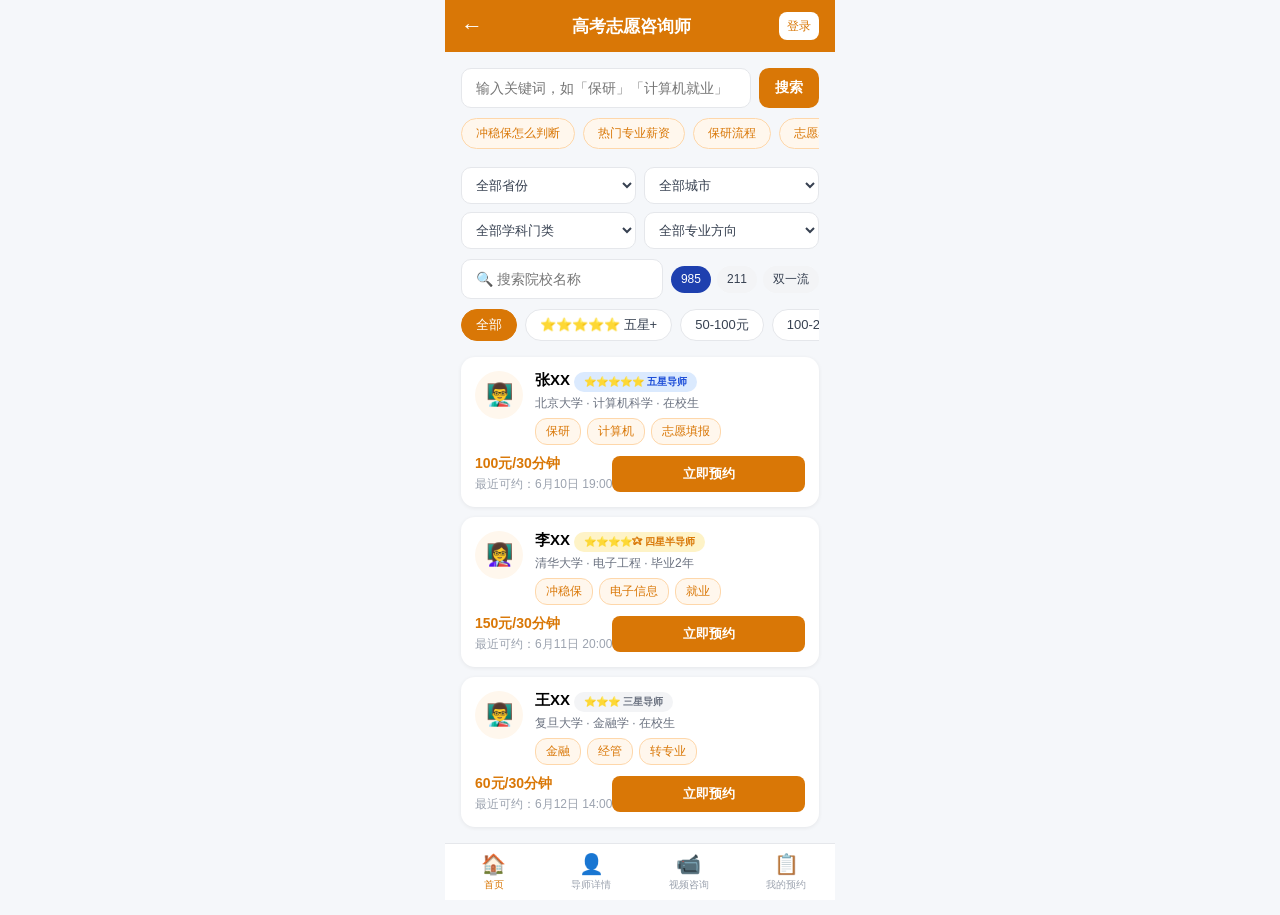
<file: mobile2/student.html>
<!DOCTYPE html>
<html lang="zh-CN">
<head>
  <meta charset="UTF-8">
  <meta name="viewport" content="width=device-width, initial-scale=1.0">
  <title>学生端 · 高考志愿咨询师</title>
  <link rel="stylesheet" href="styles.css">
  <style>
    .tutor-card{background:white;border-radius:14px;padding:14px;margin-bottom:10px;box-shadow:0 1px 4px rgba(0,0,0,.07)}
    .tc-top{display:flex;gap:12px;margin-bottom:10px}
    .tc-info{flex:1}
    .tc-name{font-size:15px;font-weight:700;margin-bottom:3px}
    .tc-meta{font-size:12px;color:#6b7280;margin-bottom:5px}
    .tc-price{font-size:14px;font-weight:700;color:#d97706;margin-bottom:3px}
    .tc-next{font-size:12px;color:#9ca3af}
    .tc-bottom{display:flex;justify-content:space-between;align-items:center}
    .hot-tags{display:flex;gap:8px;overflow-x:auto;padding-bottom:4px;margin-bottom:14px}
    .hot-tags::-webkit-scrollbar{display:none}
    .hot-tag{padding:6px 14px;background:#fff7ed;color:#d97706;border:1.5px solid #fed7aa;border-radius:20px;font-size:12px;white-space:nowrap;cursor:pointer;font-family:inherit}
    .search-wrap{display:flex;gap:8px;margin-bottom:10px}
    .search-input{flex:1;padding:11px 14px;border:1.5px solid #e5e7eb;border-radius:10px;font-size:14px;font-family:inherit;background:white}
    .search-input:focus{outline:none;border-color:#f59e0b}
    .search-btn{padding:0 16px;background:#d97706;color:white;border:none;border-radius:10px;font-size:14px;font-weight:600;cursor:pointer;font-family:inherit}
    .my-appt-item{background:white;border-radius:12px;padding:14px;margin-bottom:10px;box-shadow:0 1px 4px rgba(0,0,0,.06)}
    .mai-top{display:flex;gap:10px;align-items:center;margin-bottom:10px}
    .mai-info{flex:1}
    .mai-name{font-size:14px;font-weight:600;margin-bottom:3px}
    .mai-time{font-size:13px;color:#6b7280}
    .mai-bottom{display:flex;justify-content:space-between;align-items:center}
    .mai-price{font-size:14px;font-weight:600;color:#d97706}
    .vid-area{background:#111827;border-radius:14px;overflow:hidden;margin-bottom:14px}
    .vid-screens{display:flex;gap:2px;padding:8px;aspect-ratio:16/10}
    .vid-screen{flex:1;background:#1e293b;border-radius:8px;display:flex;flex-direction:column;align-items:center;justify-content:center;font-size:38px}
    .vid-screen.small{flex:0 0 100px;font-size:24px}
    .vid-timer{text-align:center;color:white;font-size:13px;padding:6px 8px 10px;opacity:.8}
    .ctrl-bar{display:flex;justify-content:center;gap:20px;padding:4px 0 14px}
    .ctrl{display:flex;flex-direction:column;align-items:center;gap:5px;background:none;border:none;cursor:pointer;font-size:11px;color:#374151;font-family:inherit}
    .ctrl-icon{width:48px;height:48px;border-radius:50%;display:flex;align-items:center;justify-content:center;font-size:22px}
    .ci-gray{background:#f3f4f6}
    .ci-red{background:#fee2e2}
  </style>
</head>
<body>
<div class="mobile">
  <div class="topbar tb-orange">
    <a href="index.html" class="back">←</a>
    <span class="tb-title" id="tb">高考志愿咨询师</span>
    <button class="btn-s" style="margin-left:auto;background:#fff;color:#d97706;border:none;border-radius:8px;padding:0 8px;height:28px;font-size:12px;" data-goto="login" data-ttl="登录">登录</button>
  </div>

  <div class="content">

    <!-- 登录页面 -->
    <div class="page" id="p-login">
      <div class="card" style="margin:12px">
        <div style="font-size:20px;font-weight:700;margin-bottom:10px">欢迎登录</div>
        <div style="font-size:13px;color:#6b7280;margin-bottom:10px">可用微信扫码或手机号快捷登录</div>
        <button class="btn-p bg-orange" data-goto="home" data-ttl="首页" style="margin-bottom:8px">🔓 微信登录</button>
        <div style="margin:10px 0;padding:10px;background:#f9fafb;border-radius:10px">
          <div style="font-size:12px;color:#6b7280;margin-bottom:6px">手机号登录</div>
          <input id="phone" class="fi" placeholder="请输入手机号" style="width:100%;margin-bottom:8px">
          <button class="btn-s" id="send-code" style="background:#d97706;color:white;border:none">获取验证码</button>
          <input id="code" class="fi" placeholder="输入验证码" style="width:100%;margin-top:8px">
          <button class="btn-p bg-orange" id="phone-login" style="margin-top:8px" data-goto="home" data-ttl="首页">登录</button>
        </div>
      </div>
    </div>

    <!-- ① 首页检索 -->
    <div class="page active" id="p-home">
      <div class="search-wrap">
        <input class="search-input" placeholder="输入关键词，如「保研」「计算机就业」">
        <button class="search-btn" data-toast="搜索中…">搜索</button>
      </div>
      <div class="hot-tags">
        <button class="hot-tag" data-toast="已筛选：冲稳保">冲稳保怎么判断</button>
        <button class="hot-tag" data-toast="已筛选：热门专业">热门专业薪资</button>
        <button class="hot-tag" data-toast="已筛选：保研">保研流程</button>
        <button class="hot-tag" data-toast="已筛选：志愿表">志愿表填写</button>
        <button class="hot-tag" data-toast="已筛选：转专业">转专业难度</button>
      </div>

      <!-- 地区/学校/专业筛选 -->
      <div class="sel-grid">
        <select class="sel-native">
          <option>全部省份</option>
          <option>北京</option><option>上海</option><option>广东</option>
          <option>浙江</option><option>江苏</option><option>湖北</option>
        </select>
        <select class="sel-native">
          <option>全部城市</option>
          <option>北京市</option><option>上海市</option><option>广州</option>
        </select>
        <select class="sel-native">
          <option>全部学科门类</option>
          <option>工学</option><option>理学</option><option>经济学</option>
          <option>管理学</option><option>医学</option><option>文学</option>
        </select>
        <select class="sel-native">
          <option>全部专业方向</option>
          <option>计算机科学</option><option>电子工程</option><option>金融学</option>
        </select>
      </div>
      <div class="school-row">
        <input class="fi flex-1" style="margin-bottom:0" placeholder="🔍 搜索院校名称">
        <div class="quick-tags">
          <button class="quick-tag on">985</button>
          <button class="quick-tag">211</button>
          <button class="quick-tag">双一流</button>
        </div>
      </div>

      <div class="fbar" style="margin-top:10px">
        <button class="fbtn ao">全部</button>
        <button class="fbtn">⭐⭐⭐⭐⭐ 五星+</button>
        <button class="fbtn">50-100元</button>
        <button class="fbtn">100-200元</button>
      </div>

      <div class="tutor-card" data-goto="detail" data-ttl="导师详情">
        <div class="tc-top">
          <div class="av av-orange">👨‍🏫</div>
          <div class="tc-info">
            <div class="tc-name">张XX <span class="bdg bdg-blue" style="font-size:10px">⭐⭐⭐⭐⭐ 五星导师</span></div>
            <div class="tc-meta">北京大学 · 计算机科学 · 在校生</div>
            <div class="tags"><span class="tag or">保研</span><span class="tag or">计算机</span><span class="tag or">志愿填报</span></div>
          </div>
        </div>
        <div class="tc-bottom">
          <div><div class="tc-price">100元/30分钟</div><div class="tc-next">最近可约：6月10日 19:00</div></div>
          <button class="btn-a ba-orange" style="width:80px" data-goto="detail" data-ttl="导师详情">立即预约</button>
        </div>
      </div>

      <div class="tutor-card">
        <div class="tc-top">
          <div class="av av-orange">👩‍🏫</div>
          <div class="tc-info">
            <div class="tc-name">李XX <span class="bdg bdg-gold" style="font-size:10px">⭐⭐⭐⭐✰ 四星半导师</span></div>
            <div class="tc-meta">清华大学 · 电子工程 · 毕业2年</div>
            <div class="tags"><span class="tag or">冲稳保</span><span class="tag or">电子信息</span><span class="tag or">就业</span></div>
          </div>
        </div>
        <div class="tc-bottom">
          <div><div class="tc-price">150元/30分钟</div><div class="tc-next">最近可约：6月11日 20:00</div></div>
          <button class="btn-a ba-orange" style="width:80px" data-goto="detail" data-ttl="导师详情">立即预约</button>
        </div>
      </div>

      <div class="tutor-card">
        <div class="tc-top">
          <div class="av av-orange">👨‍🏫</div>
          <div class="tc-info">
            <div class="tc-name">王XX <span class="bdg bdg-gray" style="font-size:10px">⭐⭐⭐ 三星导师</span></div>
            <div class="tc-meta">复旦大学 · 金融学 · 在校生</div>
            <div class="tags"><span class="tag or">金融</span><span class="tag or">经管</span><span class="tag or">转专业</span></div>
          </div>
        </div>
        <div class="tc-bottom">
          <div><div class="tc-price">60元/30分钟</div><div class="tc-next">最近可约：6月12日 14:00</div></div>
          <button class="btn-a ba-orange" style="width:80px" data-toast="已进入导师详情">立即预约</button>
        </div>
      </div>
    </div>

    <!-- ② 导师详情 -->
    <div class="page" id="p-detail">
      <div class="card">
        <div class="row" style="margin-bottom:12px">
          <div class="av av-lg av-orange">👨‍🏫</div>
          <div class="flex-1">
            <div style="font-size:18px;font-weight:700;margin-bottom:4px">张XX</div>
            <div style="margin-bottom:4px"><span class="bdg bdg-blue">⭐⭐⭐⭐⭐ 五星导师</span> <span class="bdg bdg-blue">在校生</span></div>
            <div style="font-size:13px;color:#6b7280">北京大学 · 计算机科学</div>
          </div>
          <div style="text-align:right">
            <div style="font-size:17px;font-weight:700;color:#d97706">100元</div>
            <div style="font-size:11px;color:#9ca3af">/30分钟</div>
            <div style="font-size:12px;color:#9ca3af;margin-top:2px">已服务120人</div>
          </div>
        </div>
      </div>

      <!-- 详情内标签页 -->
      <div class="dtabs">
        <button class="dtab" data-dsec="d-intro">资质与介绍</button>
        <button class="dtab on" data-dsec="d-book">立即预约</button>
      </div>

      <!-- 资质与介绍 -->
      <div class="dsec" id="d-intro">
        <div style="font-size:13px;font-weight:600;margin-bottom:6px">咨询关键词</div>
        <div class="tags" style="margin-bottom:12px"><span class="tag or">保研</span><span class="tag or">计算机</span><span class="tag or">志愿填报</span><span class="tag or">就业分析</span></div>
        <div style="font-size:13px;font-weight:600;margin-bottom:6px">自我介绍</div>
        <div style="font-size:13px;color:#374151;line-height:1.7;background:#f9fafb;padding:10px;border-radius:8px;margin-bottom:12px">北京大学计算机系在读，保研本校直博。熟悉CS方向保研、竞赛、科研全流程，可针对个人情况提供志愿填报和学业规划建议。</div>
        <div style="font-size:13px;font-weight:600;margin-bottom:6px">宣传图片</div>
        <div class="img-grid">
          <div class="img-item">🏫</div>
          <div class="img-item">📜</div>
          <div class="img-item">🎓</div>
        </div>
        <div style="font-size:13px;font-weight:600;margin:12px 0 6px">自我介绍视频</div>
        <div class="video-block" data-toast="视频播放中">
          <div class="play-btn">▶️</div>
          <div class="video-lbl">点击播放导师介绍视频</div>
        </div>
        <div style="font-size:13px;font-weight:600;margin:12px 0 6px">平台综合评价</div>
        <div style="background:#f9fafb;border-radius:10px;padding:12px;margin-bottom:12px">
          <div style="display:flex;justify-content:space-around;text-align:center;margin-bottom:10px">
            <div><div style="font-size:24px;font-weight:700;color:#d97706">4.9</div><div style="font-size:11px;color:#9ca3af">综合评分</div></div>
            <div><div style="font-size:24px;font-weight:700;color:#1e40af">94%</div><div style="font-size:11px;color:#9ca3af">咨询完成率</div></div>
            <div><div style="font-size:24px;font-weight:700;color:#059669">91%</div><div style="font-size:11px;color:#9ca3af">10分钟响应率</div></div>
          </div>
          <div style="font-size:12px;color:#9ca3af;text-align:center">基于平台 120 次咨询记录 &nbsp;·&nbsp; 数据每周更新</div>
        </div>
        <div style="margin-top:12px">
          <button class="btn-p bg-orange" data-dsec-goto="d-book">📅 去预约 →</button>
        </div>
      </div>

      <!-- 立即预约 -->
      <div class="dsec on" id="d-book">
        <div class="card">
          <div class="ct">📅 预约咨询</div>
          <div class="fg"><div class="fl">选择日期</div>
            <div class="cal">
              <div class="cah">日</div><div class="cah">一</div><div class="cah">二</div><div class="cah">三</div><div class="cah">四</div><div class="cah">五</div><div class="cah">六</div>
              <div class="cad">1</div><div class="cad">2</div><div class="cad">3</div><div class="cad">4</div><div class="cad av-o">5</div><div class="cad av-o">6</div><div class="cad">7</div>
              <div class="cad">8</div><div class="cad">9</div><div class="cad av-o sel-o">10</div><div class="cad">11</div><div class="cad av-o">12</div><div class="cad">13</div><div class="cad">14</div>
            </div>
          </div>
          <div class="fg">
            <div class="fl">选择时间段</div>
            <div style="display:flex;flex-wrap:wrap;gap:8px;margin-top:6px">
              <button class="btn-s or" style="background:#d97706;color:white;border-color:#d97706">✓ 19:00-19:30</button>
              <button class="btn-s or">19:30-20:00</button>
              <button class="btn-s or">20:00-20:30</button>
            </div>
          </div>
          <div class="fg"><div class="fl">预设问题 <span style="color:#ef4444;font-size:11px">必填</span></div><textarea class="fi" rows="2" placeholder="请填写咨询的核心问题，帮助导师提前准备"></textarea></div>
          <div style="background:#fff7ed;border-radius:10px;padding:12px;font-size:14px;font-weight:600;color:#d97706;text-align:center;margin-bottom:12px">本次咨询费用：100元（30分钟）</div>
          <button class="btn-p bg-orange" data-goto="pay" data-ttl="付款">💳 预付费用 · 确认预约</button>
          <div class="fh tc mt8">提前24小时取消全额退款；提前&lt;24小时取消扣50%；未到场不退款</div>
        </div>
      </div>
    </div>

    <!-- 付费页面 -->
    <div class="page" id="p-pay">
      <div class="card">
        <div style="font-size:18px;font-weight:700;margin-bottom:8px">确认支付</div>
        <div style="margin-bottom:10px;color:#374151;font-size:14px;line-height:1.5">导师：张XX（⭐⭐⭐⭐⭐ 五星导师）<br>咨询时间：2026-06-10 19:00-19:30<br>订单编号：BJ2026061019001</div>
        <div style="background:#fff7ed;border-radius:10px;padding:10px;margin-bottom:12px">
          <div style="display:flex;justify-content:space-between;align-items:center;margin-bottom:6px"><span>咨询费用</span><strong style="color:#d97706">100元</strong></div>
          <div style="display:flex;justify-content:space-between;align-items:center;"><span>服务费</span><span>0元</span></div>
          <div style="border-top:1px dashed #e5e7eb;margin:8px 0"></div>
          <div style="display:flex;justify-content:space-between;font-weight:700"><span>应付总计</span><span style="color:#d97706">100元</span></div>
        </div>
        <div style="font-size:13px;font-weight:600;margin-bottom:6px">选择支付方式</div>
        <div class="pay-methods" style="display:grid;grid-template-columns:1fr 1fr;gap:8px;margin-bottom:12px">
          <button class="btn-s" data-toast="选择微信支付">微信支付</button>
          <button class="btn-s" data-toast="选择支付宝支付">支付宝</button>
          <button class="btn-s" data-toast="选择银行卡支付">银行卡</button>
          <button class="btn-s" data-toast="选择余额支付">余额</button>
        </div>
        <button class="btn-p bg-orange" id="pay-confirm">确认支付</button>
        <button class="btn-s or" data-goto="d-book" data-ttl="立即预约" style="margin-top:8px">返回修改</button>
      </div>
    </div>

    <!-- ④ 预约成功 -->
    <div class="page" id="p-success">
      <div class="success-icon">✅</div>
      <div style="font-size:24px;font-weight:700;text-align:center;margin-bottom:20px">预约成功！</div>
      <div class="card">
        <div class="appt-row"><span class="appt-label">导师</span><span class="appt-value">张XX &nbsp;<span class="bdg bdg-blue">⭐⭐⭐⭐⭐ 五星导师</span></span></div>
        <div class="appt-row"><span class="appt-label">咨询时间</span><span class="appt-value">2026-06-10 &nbsp;19:00-19:30</span></div>
        <div class="appt-row"><span class="appt-label">咨询费用</span><span class="appt-value" style="color:#d97706">100元（30分钟）</span></div>
        <div class="appt-row"><span class="appt-label">预设问题</span><span class="appt-value" style="max-width:200px">咨询计算机专业保研流程</span></div>
        <div class="appt-row"><span class="appt-label">预约状态</span><span class="bdg bdg-green">已确认</span></div>
      </div>
      <div class="countdown">⏱ 距咨询开始还有 23小时 45分钟</div>
      <div class="btn-row mt12">
        <button class="btn-a ba-gray" data-toast="取消将扣除50%费用，确认取消？">取消预约</button>
        <button class="btn-a ba-orange" data-goto="meeting" data-ttl="视频咨询">进入会议</button>
      </div>
    </div>

    <!-- ⑤ 视频会议 -->
    <div class="page" id="p-meeting">
      <div style="text-align:center;margin-bottom:12px">
        <span style="font-size:14px;font-weight:600">视频咨询 &nbsp;·&nbsp;</span>
        <span style="font-size:14px;color:#dc2626;font-weight:700">⏱ 剩余 28 分钟</span>
      </div>
      <div class="vid-area">
        <div class="vid-screens">
          <div class="vid-screen">👨‍🏫<div style="font-size:12px;color:#9ca3af;margin-top:4px">导师</div></div>
          <div class="vid-screen small">🙋<div style="font-size:10px;color:#9ca3af">我</div></div>
        </div>
        <div class="vid-timer">🔴 正在录制会议笔记（无回放）</div>
      </div>
      <div class="ctrl-bar">
        <button class="ctrl" data-toast="麦克风已关闭"><div class="ctrl-icon ci-gray">🎤</div>麦克风</button>
        <button class="ctrl" data-toast="摄像头已关闭"><div class="ctrl-icon ci-gray">📹</div>摄像头</button>
        <button class="ctrl" data-toast="确认结束本次咨询？"><div class="ctrl-icon ci-red">📵</div><span style="color:#dc2626">结束会议</span></button>
      </div>
      <div class="alert bl tc">会议结束后将自动生成会议笔记，不提供回放功能</div>
    </div>

    <!-- ⑥ 我的预约 -->
    <div class="page" id="p-myappt">
      <div class="fbar">
        <button class="fbtn ao">全部</button>
        <button class="fbtn">待开始</button>
        <button class="fbtn">已完成</button>
        <button class="fbtn">已取消</button>
      </div>

      <div class="my-appt-item" id="pending-item" style="border-left:3px solid #f59e0b;display:none">
        <div class="mai-top">
          <div class="av av-orange">👨‍🏫</div>
          <div class="mai-info">
            <div class="mai-name">张XX &nbsp;<span class="bdg bdg-blue">⭐⭐⭐⭐⭐ 五星导师</span></div>
            <div class="mai-time">📅 2026-06-10 &nbsp;19:00-19:30</div>
          </div>
          <span class="bdg" style="background:#fef9c3;color:#92400e">待确认</span>
        </div>
        <div style="background:#fff7ed;border-radius:8px;padding:8px 12px;margin-bottom:8px;display:flex;align-items:center;justify-content:space-between">
          <span style="font-size:12px;color:#92400e">⏳ 等待导师1小时内确认，超时自动退款</span>
          <span style="font-size:18px;font-weight:700;color:#dc2626;letter-spacing:2px;margin-left:8px" id="cd-num">60:00</span>
        </div>
        <div class="mai-bottom">
          <span class="mai-price" style="color:#d97706">100元（已支付）</span>
          <div class="btn-row g8">
            <button class="btn-s" data-goto="order" data-ttl="订单详情">订单详情</button>
            <button class="btn-s or" data-toast="取消申请，费用将原路退回" id="pending-cancel">取消预约</button>
          </div>
        </div>
      </div>

      <div class="my-appt-item">
        <div class="mai-top">
          <div class="av av-orange">👨‍🏫</div>
          <div class="mai-info">
            <div class="mai-name">张XX &nbsp;<span class="bdg bdg-blue">⭐⭐⭐⭐⭐ 五星导师</span></div>
            <div class="mai-time">📅 2026-06-10 &nbsp;19:00-19:30</div>
          </div>
          <span class="bdg bdg-green">待开始</span>
        </div>
        <div class="mai-bottom">
          <span class="mai-price">100元</span>
          <div class="btn-row g8">
            <button class="btn-s" data-goto="order" data-ttl="订单详情">订单详情</button>
            <button class="btn-s or" data-toast="取消预约">取消</button>
            <button class="btn-s" style="background:#d97706;color:white;border-color:#d97706" data-goto="meeting" data-ttl="视频咨询">进入会议</button>
          </div>
        </div>
      </div>

      <div class="my-appt-item">
        <div class="mai-top">
          <div class="av av-orange">👩‍🏫</div>
          <div class="mai-info">
            <div class="mai-name">李XX &nbsp;<span class="bdg bdg-gold">⭐⭐⭐⭐✰ 四星半导师</span></div>
            <div class="mai-time">📅 2026-05-28 &nbsp;20:00-20:30</div>
          </div>
          <span class="bdg bdg-gray">已完成</span>
        </div>
        <div class="mai-bottom">
          <span class="mai-price">150元</span>
          <div class="btn-row g8">
            <button class="btn-s" data-goto="order" data-ttl="订单详情">订单详情</button>
            <button class="btn-s" data-toast="查看会议笔记">查看笔记</button>
            <button class="btn-s or" data-goto="feedback" data-ttl="服务反馈">提交反馈</button>
          </div>
        </div>
      </div>

      <div class="my-appt-item">
        <div class="mai-top">
          <div class="av av-orange">👨‍🏫</div>
          <div class="mai-info">
            <div class="mai-name">王XX &nbsp;<span class="bdg bdg-gray">⭐⭐⭐ 三星导师</span></div>
            <div class="mai-time">📅 2026-05-20 &nbsp;14:00-14:30</div>
          </div>
          <span class="bdg bdg-gray">已取消</span>
        </div>
        <div class="mai-bottom">
          <span style="font-size:12px;color:#9ca3af">退款30元（扣除50%）</span>
          <button class="btn-s" data-goto="order" data-ttl="订单详情">订单详情</button>
        </div>
      </div>
    </div>

    <!-- 订单详情页 -->
    <div class="page" id="p-order">
      <div class="card" style="margin:10px 10px 0">
        <div style="display:flex;justify-content:space-between;align-items:center;margin-bottom:10px">
          <div>
            <div style="font-size:18px;font-weight:700">订单详情</div>
            <div style="font-size:12px;color:#6b7280">订单号：BJ2026061019001</div>
          </div>
          <button class="btn-s" data-goto="myappt" data-ttl="我的预约">返回</button>
        </div>
        <div class="appt-row"><span class="appt-label">导师</span><span class="appt-value">张XX &nbsp;<span class="bdg bdg-blue">⭐⭐⭐⭐⭐ 五星导师</span></span></div>
        <div class="appt-row"><span class="appt-label">咨询时间</span><span class="appt-value">2026-06-10 19:00-19:30</span></div>
        <div class="appt-row"><span class="appt-label">订单状态</span><span id="order-status" class="bdg bdg-orange">待确认</span></div>
        <div class="appt-row"><span class="appt-label">咨询费用</span><span class="appt-value">100元</span></div>
        <div class="appt-row"><span class="appt-label">服务费</span><span class="appt-value">0元</span></div>
        <div class="appt-row"><span class="appt-label">实付金额</span><span class="appt-value" style="color:#d97706">100元</span></div>
        <div class="appt-row"><span class="appt-label">支付方式</span><span class="appt-value">微信支付</span></div>
        <div class="appt-row"><span class="appt-label">取消说明</span><span id="order-cancel-info" class="appt-value" style="color:#9ca3af">若取消，按规则扣款50%。</span></div>
        <div style="margin-top:12px" id="order-actions"><button class="btn-p bg-orange" id="order-cancel">取消订单</button></div>
      </div>
    </div>

    <!-- 服务反馈页 -->
    <div class="page" id="p-feedback">
      <div class="card" style="margin:10px">
        <div style="display:flex;justify-content:space-between;align-items:center;margin-bottom:10px">
          <div>
            <div style="font-size:18px;font-weight:700">服务反馈</div>
            <div style="font-size:12px;color:#6b7280">评分与问题反馈</div>
          </div>
          <button class="btn-s" data-goto="myappt" data-ttl="我的预约">返回</button>
        </div>
        <div style="margin-bottom:10px">请给本次咨询评分（5分制）</div>
        <div style="display:flex;gap:6px;margin-bottom:12px">
          <button class="star-btn" data-rating="1">☆</button>
          <button class="star-btn" data-rating="2">☆</button>
          <button class="star-btn" data-rating="3">☆</button>
          <button class="star-btn" data-rating="4">☆</button>
          <button class="star-btn" data-rating="5">☆</button>
        </div>
        <div style="margin-bottom:8px;font-size:12px;color:#6b7280">问题反馈（可选）</div>
        <textarea id="feedback-text" class="fi" rows="4" placeholder="请输入本次咨询问题、建议或改进点..."></textarea>
        <button class="btn-p bg-orange" id="feedback-submit" style="margin-top:10px">提交反馈</button>
      </div>
    </div>

  </div><!-- /content -->

  <!-- Bottom Nav -->
  <div class="bnav">
    <button class="ni ao" data-page="home" data-ttl="高考志愿咨询师"><span class="ni-icon">🏠</span>首页</button>
    <button class="ni" data-page="detail" data-ttl="导师详情"><span class="ni-icon">👤</span>导师详情</button>
    <button class="ni" data-page="meeting" data-ttl="视频咨询"><span class="ni-icon">📹</span>视频咨询</button>
    <button class="ni" data-page="myappt" data-ttl="我的预约"><span class="ni-icon">📋</span>我的预约</button>
  </div>

  <div class="toast" id="toast"></div>

</div><!-- /mobile -->

<script>
  const tb = document.getElementById('tb');
  let orderStatus = '待确认';
  let orderPaid = false;

  function showPage(id, title) {
    document.querySelectorAll('.page').forEach(p => p.classList.remove('active'));
    const el = document.getElementById('p-' + id);
    if (!el) return;
    el.classList.add('active');
    tb.textContent = title;
  }

  function showToast(msg) {
    const t = document.getElementById('toast');
    t.textContent = msg; t.style.display = 'block';
    clearTimeout(t._t); t._t = setTimeout(() => t.style.display = 'none', 2200);
  }

  function updateOrderPage() {
    const statusEl = document.getElementById('order-status');
    const infoEl = document.getElementById('order-cancel-info');
    const actionEl = document.getElementById('order-actions');
    if (statusEl) statusEl.textContent = orderStatus;
    if (orderStatus === '已取消') {
      if (infoEl) infoEl.textContent = '已取消：按规则扣除50%违约金，已退款50元。';
      if (actionEl) actionEl.innerHTML = '<button class="btn-s or" data-goto="myappt" data-ttl="我的预约">已取消</button>';
    } else {
      if (infoEl) infoEl.textContent = '若取消订单，将扣除50%违约金。';
      if (actionEl) actionEl.innerHTML = '<button class="btn-p bg-orange" id="order-cancel">取消订单</button>';
      const cancelBtn = document.getElementById('order-cancel');
      if (cancelBtn) {
        cancelBtn.addEventListener('click', () => {
          orderStatus = '已取消';
          updateOrderPage();
          showToast('订单已取消，已扣除50%违约金');
        });
      }
    }
  }
  updateOrderPage();

  const payConfirmBtn = document.getElementById('pay-confirm');
  if (payConfirmBtn) {
    payConfirmBtn.addEventListener('click', () => {
      orderPaid = true;
      orderStatus = '待确认';
      updateOrderPage();
      showToast('支付成功，预约已生成订单');
      showPage('myappt', '我的预约');
      startCountdown();
    });
  }

  const sendCodeBtn = document.getElementById('send-code');
  if (sendCodeBtn) {
    sendCodeBtn.addEventListener('click', () => {
      showToast('验证码已发送，请注意查收');
    });
  }
  const phoneLoginBtn = document.getElementById('phone-login');
  if (phoneLoginBtn) {
    phoneLoginBtn.addEventListener('click', () => {
      showToast('手机号登录成功');
    });
  }

  // 服务反馈：评分选择与提交
  let selectedRating = 5;
  function renderStars(rating) {
    document.querySelectorAll('.star-btn').forEach(btn => {
      const r = Number(btn.dataset.rating);
      btn.textContent = r <= rating ? '★' : '☆';
      btn.style.color = r <= rating ? '#f59e0b' : '#9ca3af';
    });
  }
  renderStars(selectedRating);

  document.addEventListener('click', e => {
    const star = e.target.closest('.star-btn');
    if (star) {
      selectedRating = Number(star.dataset.rating);
      renderStars(selectedRating);
      return;
    }
    const gotoFeed = e.target.closest('[data-goto="feedback"]');
    if (gotoFeed) {
      selectedRating = 5;
      renderStars(selectedRating);
    }
  });
  const feedbackSubmit = document.getElementById('feedback-submit');
  if (feedbackSubmit) {
    feedbackSubmit.addEventListener('click', () => {
      const text = document.getElementById('feedback-text')?.value || '';
      showToast(`已提交反馈 ${selectedRating}.0 分`);
      showPage('myappt', '我的预约');
      if (text.trim()) showToast('感谢您的问题反馈，我们会尽快处理');
    });
  }

  // Countdown timer shown inside my-appts pending card
  let cdTimer = null;
  let cdStarted = false;
  function startCountdown() {
    if (cdStarted) return;
    cdStarted = true;
    document.getElementById('pending-item').style.display = 'block';
    let secs = 3600; // 60:00
    const el = document.getElementById('cd-num');
    function tick() {
      const m = Math.floor(secs / 60).toString().padStart(2, '0');
      const s = (secs % 60).toString().padStart(2, '0');
      el.textContent = m + ':' + s;
      if (secs <= 0) {
        clearInterval(cdTimer);
        document.getElementById('pending-item').style.display = 'none';
        showToast('导师超时未确认，预约已自动取消，费用已退还');
        cdStarted = false;
      }
      secs--;
    }
    tick();
    cdTimer = setInterval(tick, 1000);
  }

  // Bottom nav
  document.querySelectorAll('.ni[data-page]').forEach(btn => {
    btn.addEventListener('click', () => {
      document.querySelectorAll('.ni').forEach(n => n.classList.remove('ao'));
      btn.classList.add('ao');
      showPage(btn.dataset.page, btn.dataset.ttl);
    });
  });

  // Event delegation
  document.addEventListener('click', e => {
    const toast = e.target.closest('[data-toast]');
    if (toast) { showToast(toast.dataset.toast); return; }
    const goto = e.target.closest('[data-goto]');
    if (goto) {
      const id = goto.dataset.goto;
      if (id === 'myappt' && e.target.closest('#d-book')) {
        orderStatus = '待确认';
        orderPaid = true;
        updateOrderPage();
        startCountdown();
      }
      if (id === 'order') {
        if (!orderPaid) {
          orderStatus = '待确认';
          orderPaid = true;
        }
        updateOrderPage();
      }
      showPage(id, goto.dataset.ttl);
      return;
    }
    const dsecGoto = e.target.closest('[data-dsec-goto]');
    if (dsecGoto) {
      document.querySelectorAll('.dtab').forEach(t => t.classList.remove('on'));
      document.querySelectorAll('.dsec').forEach(s => s.classList.remove('on'));
      const target = dsecGoto.dataset.dsecGoto;
      document.getElementById(target).classList.add('on');
      document.querySelector(`.dtab[data-dsec="${target}"]`).classList.add('on');
      return;
    }
    // tutor card click
    const card = e.target.closest('.tutor-card[data-goto]');
    if (card) showPage(card.dataset.goto, card.dataset.ttl);
    if (e.target.classList.contains('quick-tag')) {
      e.target.classList.toggle('on');
    }
  });

  // Detail sub-tabs
  document.querySelectorAll('.dtab').forEach(tab => {
    tab.addEventListener('click', () => {
      document.querySelectorAll('.dtab').forEach(t => t.classList.remove('on'));
      document.querySelectorAll('.dsec').forEach(s => s.classList.remove('on'));
      tab.classList.add('on');
      document.getElementById(tab.dataset.dsec).classList.add('on');
    });
  });

  // Filter bar
  document.querySelectorAll('.fbar').forEach(bar => {
    bar.querySelectorAll('.fbtn').forEach(btn => {
      btn.addEventListener('click', () => {
        bar.querySelectorAll('.fbtn').forEach(b => b.classList.remove('ao', 'ab'));
        btn.classList.add('ao');
      });
    });
  });

  // Calendar
  document.querySelectorAll('.cad').forEach(d => {
    d.addEventListener('click', () => {
      const cal = d.closest('.cal');
      cal.querySelectorAll('.cad').forEach(x => x.classList.remove('sel-o', 'sel'));
      d.classList.add('sel-o');
    });
  });

</script>
</body>
</html>
</file>
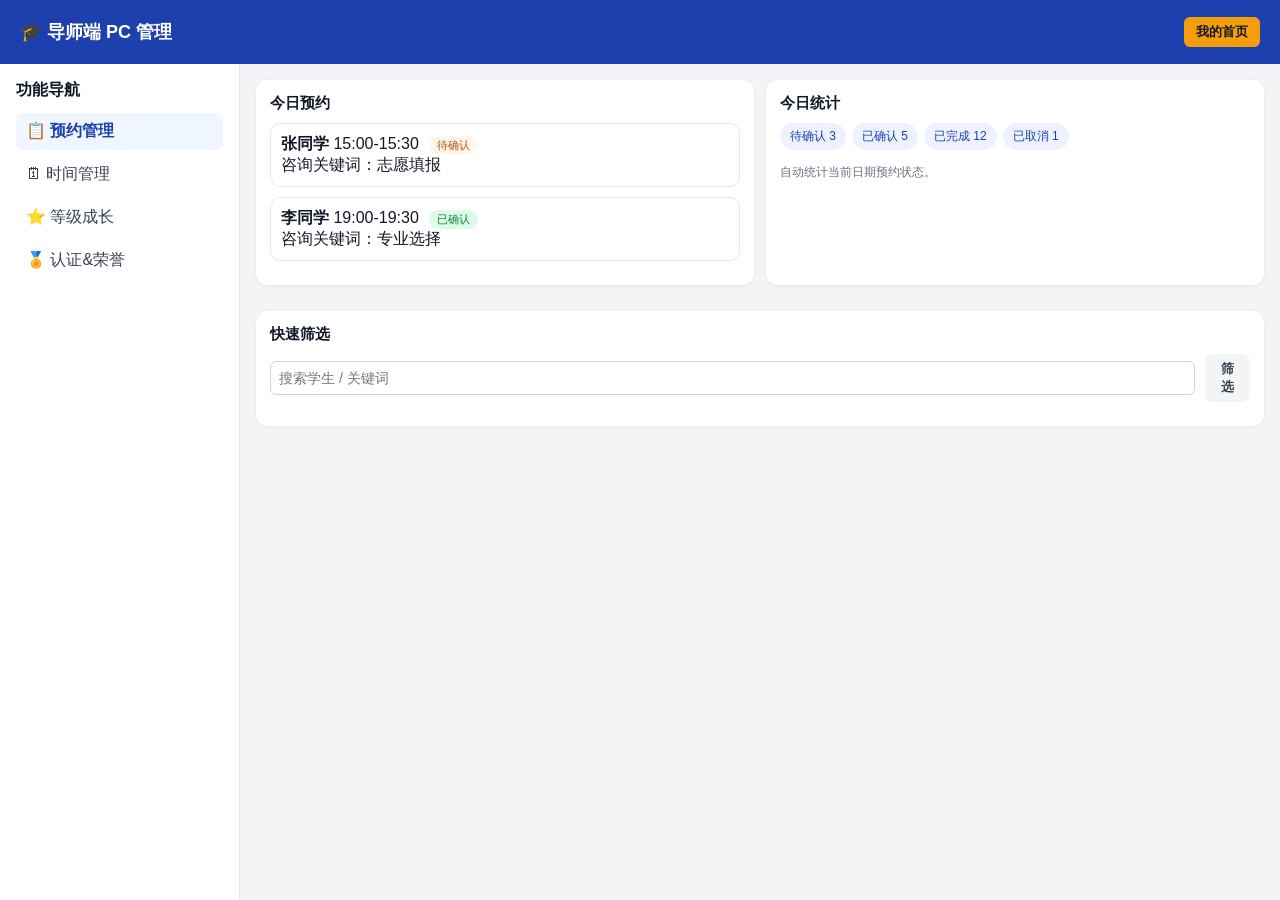
<file: mobile2/tutor-pc.html>
<!DOCTYPE html>
<html lang="zh-CN">
<head>
  <meta charset="UTF-8" />
  <meta name="viewport" content="width=device-width, initial-scale=1.0" />
  <title>导师端 PC 端 · 高考志愿咨询师</title>
  <link rel="stylesheet" href="styles.css" />
  <style>
    :root { font-family: "Segoe UI", "Microsoft Yahei", Arial, sans-serif; color:#111827; }
    body { margin:0; background:#f3f4f6; }
    .app { display:grid; grid-template-rows:64px 1fr; min-height:100vh; }
    .topbar {background:#1e40af; color:white; display:flex; align-items:center; justify-content:space-between; padding:0 20px; font-size:14px;}
    .topbar .brand {font-size:18px; font-weight:700;}
    .topbar .actions button {border:none; background:#f59e0b; color:#111827; font-weight:700; padding:6px 12px; border-radius:6px; cursor:pointer;}
    .layout { display:grid; grid-template-columns:240px 1fr; }
    .sidebar {background:#fff; border-right:1px solid #e5e7eb; padding:16px;}
    .sidebar h3 {margin:0 0 12px; font-size:16px;}
    .nav-item {display:flex; align-items:center; gap:8px; border-radius:8px; padding:8px 10px; margin-bottom:6px; color:#374151; text-decoration:none; cursor:pointer;}
    .nav-item.active, .nav-item:hover {background:#eff6ff; color:#1e40af; font-weight:600;}
    .content {padding:16px; overflow:auto;}
    .tab-panel {display:none;}
    .tab-panel.active {display:block;}
    .panel-row {display:grid; grid-template-columns:1fr 1fr; gap:12px; margin-bottom:14px;}
    .card {background:white; border-radius:12px; box-shadow:0 1px 4px rgba(0,0,0,0.05); padding:14px;}
    .card h4 {margin:0 0 10px; font-size:15px;}
    .appt-item {border:1px solid #e5e7eb; border-radius:10px; padding:10px; margin-bottom:10px;}
    .badge {display:inline-block; border-radius:100px; padding:2px 8px; font-size:11px; background:#f3f4f6; color:#374151; margin-left:6px;}
    .status-pending {background:#fff7ed; color:#b45309;}
    .status-confirmed {background:#dcfce7; color:#15803d;}
    .status-completed {background:#e0f2fe; color:#0369a1;}
    .status-cancelled {background:#fee2e2; color:#b91c1c;}
    .btn {border:none; border-radius:8px; padding:6px 10px; cursor:pointer; background:#1e40af; color:white; font-weight:600;}
    .btn-light {background:#f3f4f6; color:#374151;}
    .chip {display:inline-block; padding:5px 10px; border-radius:999px; background:#eef2ff; color:#1e40af; margin-right:6px; margin-bottom:6px; font-size:12px;}
    .form-row {display:flex; gap:10px; align-items:center; margin-bottom:10px;}
    .fi {padding:8px; border:1px solid #d1d5db; border-radius:6px; width:100%;}
    .grid-three {display:grid; grid-template-columns:1fr 1fr 1fr; gap:10px;}
    .footer-note {font-size:12px; color:#6b7280; margin-top:8px;}
    .star-wrap {display:flex; gap:4px; margin-top:8px;}
    .star {font-size:20px; cursor:pointer;}
  </style>
</head>
<body>
<div class="app">
  <div class="topbar">
    <div class="brand">🎓 导师端 PC 管理</div>
    <div class="actions"><button onclick="showPage('appts')">我的首页</button></div>
  </div>
  <div class="layout">
    <aside class="sidebar">
      <h3>功能导航</h3>
      <div class="nav-item active" data-tab="appts">📋 预约管理</div>
      <div class="nav-item" data-tab="schedule">🗓 时间管理</div>
      <div class="nav-item" data-tab="growth">⭐ 等级成长</div>
      <div class="nav-item" data-tab="auth">🏅 认证&荣誉</div>
    </aside>
    <main class="content">
      <section class="tab-panel active" id="appts">
        <div class="panel-row">
          <div class="card"><h4>今日预约</h4><div class="appt-item"><div><strong>张同学</strong> 15:00-15:30 <span class="badge status-pending">待确认</span></div><div>咨询关键词：志愿填报</div></div><div class="appt-item"><div><strong>李同学</strong> 19:00-19:30 <span class="badge status-confirmed">已确认</span></div><div>咨询关键词：专业选择</div></div></div>
          <div class="card"><h4>今日统计</h4><div class="chip">待确认 3</div><div class="chip">已确认 5</div><div class="chip">已完成 12</div><div class="chip">已取消 1</div><p class="footer-note">自动统计当前日期预约状态。</p></div>
        </div>
        <div class="card"><h4>快速筛选</h4><div class="form-row"><input class="fi" placeholder="搜索学生 / 关键词" /><button class="btn btn-light">筛选</button></div></div>
      </section>
      <section class="tab-panel" id="schedule">
        <div class="panel-row">
          <div class="card"><h4>可预约时间</h4><div class="chip">20分钟</div><div class="chip">40分钟</div><div class="chip">60分钟</div><p class="footer-note">可在日历中选中日期快速设置时间段</p></div>
          <div class="card"><h4>新增时段</h4><div class="form-row"><input class="fi" placeholder="开始时间 09:00" /></div><div class="form-row"><input class="fi" placeholder="结束时间 12:00" /></div><div class="form-row"><input class="fi" placeholder="单价 元/30分钟" /></div><button class="btn">保存时段</button></div>
        </div>
        <div class="card"><h4>本周时间图谱</h4><div style="display:grid;gap:8px"><div style="background:#e0e7ff;border-radius:8px;padding:10px">周一 09:00-12:00 3时段</div><div style="background:#e0f2fe;border-radius:8px;padding:10px">周二 14:00-18:00 2时段</div></div></div>
      </section>
      <section class="tab-panel" id="growth">
        <div class="panel-row"><div class="card"><h4>当前等级</h4><div style="font-size:24px;font-weight:700;color:#1e40af">⭐⭐⭐⭐⭐ 五星导师</div><p>服务指数 4.9</p></div><div class="card"><h4>成长目标</h4><ul style="margin:0;padding-left:16px"><li>接单率提升到 95%</li><li>当天响应< 10分钟</li><li>完成评价 > 4.8</li></ul></div></div>
        <div class="card"><h4>荣誉进阶</h4><div>已认证：身份认证，院校认证</div><div style="margin-top:10px"><button class="btn btn-light">升级为顶级导师</button></div></div>
      </section>
      <section class="tab-panel" id="auth">
        <div class="panel-row"><div class="card"><h4>认证状态</h4><div>身份：已通过</div><div>资质：待补充</div><div>视频：已提交</div></div><div class="card"><h4>可申请荣誉</h4><div>🏆 高级导师</div><div>🥇 顶级导师</div></div></div>
        <div class="card"><h4>取消预约原因</h4><div class="reason-row"><input type="radio" name="reason">时间冲突</div><div class="reason-row"><input type="radio" name="reason">学生原因</div><div class="reason-row"><input type="radio" name="reason">其他</div></div>
      </section>
    </main>
  </div>
</div>
<script>
  document.querySelectorAll('.nav-item').forEach(item => {
    item.addEventListener('click', () => {
      document.querySelectorAll('.nav-item').forEach(i => i.classList.remove('active'));
      item.classList.add('active');
      const tab = item.dataset.tab;
      document.querySelectorAll('.tab-panel').forEach(p => p.classList.remove('active'));
      document.getElementById(tab).classList.add('active');
    });
  });
  function showPage(tab) { document.querySelector(`.nav-item[data-tab="${tab}"]`)?.click(); }
</script>
</body>
</html>
</file>
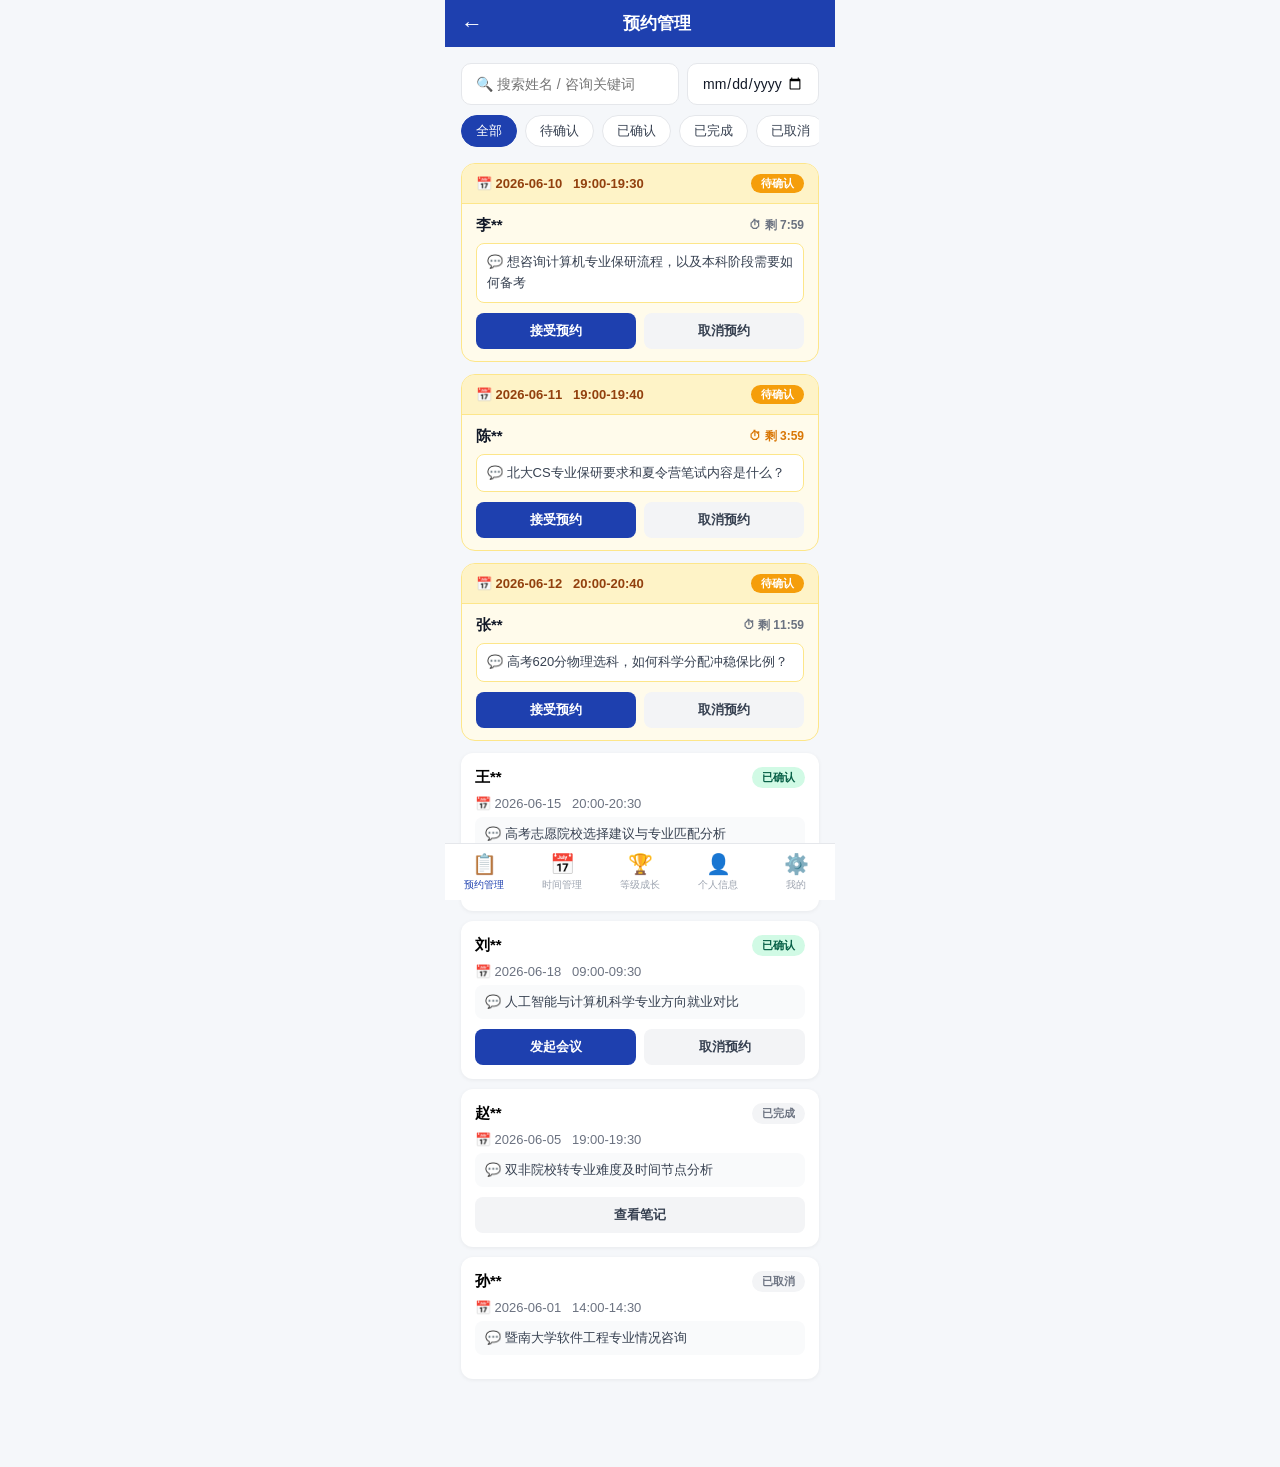
<file: mobile2/tutor.html>
<!DOCTYPE html>
<html lang="zh-CN">
<head>
  <meta charset="UTF-8">
  <meta name="viewport" content="width=device-width, initial-scale=1.0">
  <title>导师端 · 高考志愿咨询师</title>
  <link rel="stylesheet" href="styles.css">
  <script src="config.js"></script>
  <style>
    .level-hero{text-align:center;padding:24px 16px 16px}
    .level-name{font-size:34px;font-weight:700;color:#d97706;margin-bottom:6px}
    .level-sub{font-size:13px;color:#9ca3af}

    /* ── 费率卡 ── */
    .fee-card{background:linear-gradient(135deg,#fffbeb,#fef3c7);border:1.5px solid #fde68a;}
    .fee-item{flex:1;text-align:center;background:white;border-radius:8px;padding:8px 4px}
    .fee-num{display:block;font-size:16px;font-weight:700;color:#b45309}
    .fee-lbl{display:block;font-size:10px;color:#9ca3af;margin-top:2px}
    .fee-item-dim{opacity:.45}

    /* ── 时间段设置 ── */
    .dur-chips{display:flex;gap:7px;flex-wrap:wrap}
    .dc{padding:7px 14px;border-radius:20px;font-size:13px;border:1.5px solid #e5e7eb;background:white;color:#374151;cursor:pointer;font-family:inherit;transition:all .15s}
    .dc.on{background:#1e40af;color:white;border-color:#1e40af}
    .slot-row{display:flex;align-items:center;gap:10px;padding:11px 0;border-bottom:1px solid #f3f4f6}
    .slot-row:last-child{border-bottom:none}
    .slot-time{font-size:15px;font-weight:700;color:#111827}
    .slot-dur{font-size:12px;color:#9ca3af;margin-top:2px}
    .slot-del{border:none;background:none;font-size:18px;color:#d1d5db;cursor:pointer;padding:4px;line-height:1;margin-left:auto;flex-shrink:0}
    .slot-del:hover{color:#dc2626}
    .slot-rec{display:inline-block;padding:2px 6px;border-radius:8px;font-size:10px;font-weight:600;background:#eff6ff;color:#1d4ed8;margin-left:5px;vertical-align:middle}
    .add-slot-form{background:#f9fafb;border-radius:12px;padding:14px;margin-top:10px;border:1.5px dashed #e5e7eb}
    .time-pick-row{display:flex;align-items:center;gap:8px;margin-bottom:12px}
    .time-pick-row .fi{flex:1;min-width:0;text-align:center;font-weight:600}
    .time-colon{font-size:20px;font-weight:700;color:#374151}

    /* ── 重复设置 ── */
    .rc{padding:7px 14px;border-radius:20px;font-size:13px;border:1.5px solid #e5e7eb;background:white;color:#374151;cursor:pointer;font-family:inherit;transition:all .15s}
    .rc.on{background:#1e40af;color:white;border-color:#1e40af}

    /* ── 星期圆形圈（闹钟风格）── */
    .week-chips{display:flex;gap:0;justify-content:space-between}
    .wc{width:36px;height:36px;border-radius:50%;border:1.5px solid #e5e7eb;background:white;color:#374151;cursor:pointer;font-size:12px;font-weight:600;transition:all .15s;display:flex;align-items:center;justify-content:center;flex-shrink:0;font-family:inherit}
    .wc.on{background:#1e40af;color:white;border-color:#1e40af}

    /* ── 月份选择 ── */
    .month-chips{display:flex;gap:6px;flex-wrap:wrap;margin-top:8px}
    .mc-m{padding:6px 14px;border-radius:20px;font-size:13px;border:1.5px solid #e5e7eb;background:white;color:#374151;cursor:pointer;font-family:inherit;transition:all .15s}
    .mc-m.on{background:#1e40af;color:white;border-color:#1e40af}

    /* ── 分割线 ── */
    .form-divider{height:1px;background:#e5e7eb;margin:12px 0}

    /* ── 预约管理 ── */
    .appt-group{background:#fffbeb;border:1.5px solid #fde68a;border-radius:14px;margin-bottom:12px;overflow:hidden}
    .ag-header{display:flex;align-items:center;justify-content:space-between;padding:10px 14px;background:#fef3c7;font-size:13px;font-weight:600;color:#92400e}
    .ag-cnt{font-size:11px;font-weight:700;background:#f59e0b;color:white;padding:2px 10px;border-radius:20px;flex-shrink:0}
    .booking-card{border-top:1px solid #fde68a;padding:12px 14px}
    .bc-head{display:flex;align-items:center;justify-content:space-between;margin-bottom:8px}
    .bc-name{font-size:15px;font-weight:700;color:#111827}
    .bc-cd{font-size:12px;color:#6b7280;font-weight:600;font-variant-numeric:tabular-nums}
    .bc-q{font-size:13px;color:#374151;line-height:1.6;background:white;border-radius:8px;padding:8px 10px;border:1px solid #fde68a}

    /* ── 取消原因弹窗 ── */
    .reason-row{display:flex;align-items:flex-start;gap:10px;padding:11px 0;border-bottom:1px solid #f3f4f6;cursor:pointer;font-size:13px;color:#374151;line-height:1.5}
    .reason-row:last-child{border-bottom:none}
    .reason-row input[type=radio]{margin-top:2px;accent-color:#1e40af;flex-shrink:0;width:16px;height:16px}

    /* ── 荣誉认证 ── */
    .honor-item{display:flex;align-items:flex-start;gap:12px;padding:13px 0;border-bottom:1px solid #f3f4f6}
    .honor-item:last-child{border-bottom:none}
    .honor-icon{font-size:26px;width:34px;text-align:center;flex-shrink:0;padding-top:2px}
    .honor-info{flex:1;min-width:0}
    .honor-name{font-size:14px;font-weight:600;color:#111827}
    .honor-desc{font-size:11px;color:#9ca3af;margin-top:2px;line-height:1.4}
    .honor-st-pass{font-size:11px;color:#059669;font-weight:600;margin-top:3px}
    .honor-st-pend{font-size:11px;color:#d97706;font-weight:600;margin-top:3px}
    .honor-st-none{font-size:11px;color:#9ca3af;margin-top:3px}

    /* ── 时间图谱 ── */
    .tg-scale{position:relative;height:14px;margin-left:34px;margin-bottom:3px}
    .tg-tick{position:absolute;font-size:9px;color:#9ca3af;transform:translateX(-50%)}
    .tg-row-g{display:flex;align-items:center;margin-bottom:4px;gap:6px}
    .tg-day-lbl{font-size:10px;color:#6b7280;width:28px;flex-shrink:0;text-align:right}
    .tg-bar{flex:1;height:14px;background:#f3f4f6;border-radius:4px;position:relative;overflow:hidden}
    .tg-seg{position:absolute;top:1px;bottom:1px;background:#dc2626;border-radius:3px;opacity:.75}
    .tg-empty-msg{font-size:12px;color:#9ca3af;text-align:center;padding:10px 0}

    /* ── 日历图例 ── */
    .cal-legend{margin-top:8px;font-size:11px;color:#9ca3af;display:flex;align-items:center;gap:12px}
    .cal-legend-dot{width:10px;height:10px;border-radius:50%;display:inline-block;flex-shrink:0}

    /* ── 已预约时段 ── */
    .slot-booked{display:flex;align-items:center;gap:10px;padding:11px 0;border-bottom:1px solid #fde68a;background:transparent}
    .slot-booked:last-of-type{border-bottom:none}
    .slot-book-name{font-size:13px;font-weight:600;color:#92400e;margin-top:2px}
    .slot-rate-tag{display:inline-block;font-size:10px;background:#fffbeb;color:#b45309;border:1px solid #fde68a;border-radius:6px;padding:1px 6px;margin-left:6px;vertical-align:middle}

    /* ── 费率动态卡 ── */
    .fee-range-row{display:flex;gap:8px;margin-top:12px}

    /* ── 荣誉申请弹窗 ── */
    .honor-apply-overlay{display:none;position:fixed;inset:0;background:rgba(0,0,0,.5);z-index:300;align-items:flex-end}
    .honor-apply-box{background:white;border-radius:20px 20px 0 0;padding:24px;max-height:80vh;overflow-y:auto}
    .honor-apply-template{background:#f0fdf4;border:1px solid #bbf7d0;border-radius:10px;padding:12px;font-size:12px;color:#065f46;line-height:1.7;margin-bottom:14px;white-space:pre-line}
  </style>
</head>
<body>
<div class="mobile">
  <div class="topbar tb-blue">
    <a href="index.html" class="back">←</a>
    <span class="tb-title" id="tb">预约管理</span>
  </div>

  <div class="content">

    <!-- ① 预约管理 -->
    <div class="page active" id="p-appts">
      <!-- 搜索行 -->
      <div style="display:flex;gap:8px;margin-bottom:10px;">
        <input class="fi" id="apptSearch" style="flex:1;margin-bottom:0" placeholder="🔍 搜索姓名 / 咨询关键词" oninput="renderAppts()">
        <input class="fi" id="apptDate" type="date" style="width:132px;margin-bottom:0" onchange="renderAppts()">
      </div>
      <!-- 状态筛选 -->
      <div class="fbar" id="apptFbar">
        <button class="fbtn ab" data-status="all">全部</button>
        <button class="fbtn" data-status="pending">待确认</button>
        <button class="fbtn" data-status="confirmed">已确认</button>
        <button class="fbtn" data-status="completed">已完成</button>
        <button class="fbtn" data-status="cancelled">已取消</button>
      </div>
      <!-- 列表容器 -->
      <div id="apptList"></div>
    </div>

    <!-- ② 时间管理 -->
    <div class="page" id="p-schedule">
      <div class="sec-title c-blue">可预约时间设置</div>

      <!-- 日历（交互式） -->
      <div class="card">
        <div class="row-sb" style="margin-bottom:12px">
          <span style="font-size:15px;font-weight:600" id="calTitle">2026年 3月</span>
          <div class="btn-row g8">
            <button class="btn-s" onclick="calNav(-1)">＜</button>
            <button class="btn-s" onclick="calNav(1)">＞</button>
          </div>
        </div>
        <div class="cal" id="calGrid"></div>
        <div class="cal-legend">
          <span style="display:inline-flex;align-items:center;gap:4px;">
            <span class="cal-legend-dot" style="background:#1e40af"></span> 有可预约时段
          </span>
          <span style="display:inline-flex;align-items:center;gap:4px;">
            <span class="cal-legend-dot" style="background:#d97706"></span> 已有预约
          </span>
          <span style="display:inline-flex;align-items:center;gap:4px;">
            <span class="cal-legend-dot" style="background:#fde68a;border:1.5px solid #f59e0b"></span> 当前选中
          </span>
        </div>
      </div>

      <!-- 当日时间段管理 -->
      <div class="card">
        <div class="row-sb" style="margin-bottom:4px">
          <span class="ct" style="margin-bottom:0" id="slotDateTitle">📅 请点击日历中的日期</span>
          <button class="btn-s bl" id="btnAddSlot" onclick="showAddSlotForm()" style="display:none">＋ 添加</button>
        </div>
        <div id="slotList">
          <div style="text-align:center;padding:16px;font-size:13px;color:#9ca3af;">点击日历选择日期后，可查看或添加该日时间段</div>
        </div>

        <!-- 添加时间段表单（默认隐藏）-->
        <div class="add-slot-form" id="addSlotForm" style="display:none;">
          <div style="font-size:13px;font-weight:600;color:#374151;margin-bottom:12px;">新增时间段</div>

          <!-- 开始时间 -->
          <div class="fl" style="margin-bottom:6px;">开始时间</div>
          <div class="time-pick-row">
            <select id="slotHour" class="fi"></select>
            <span class="time-colon">:</span>
            <select id="slotMin" class="fi">
              <option value="0">00</option>
              <option value="15">15</option>
              <option value="30">30</option>
              <option value="45">45</option>
            </select>
          </div>

          <!-- 指导时长 -->
          <div class="fl" style="margin-bottom:8px;">指导时长</div>
          <div class="dur-chips" id="durChips" style="margin-bottom:0;">
            <button class="dc" onclick="setDur(this,20)">20分钟</button>
            <button class="dc on" onclick="setDur(this,40)">40分钟</button>
            <button class="dc" onclick="setDur(this,60)">60分钟</button>
          </div>

          <!-- 自主定价 -->
          <div class="fl" style="margin-bottom:6px;margin-top:12px;">
            自主定价 <span style="font-size:11px;color:#9ca3af;font-weight:400;">元/分钟</span>
          </div>
          <div style="display:flex;align-items:center;gap:8px;margin-bottom:4px;">
            <input class="fi" id="slotRate" type="number" step="0.1" placeholder="请输入费率"
              style="flex:1;margin-bottom:0" oninput="validateSlotRate(this)">
            <div style="font-size:12px;color:#9ca3af;white-space:nowrap;flex-shrink:0;">
              范围：<span id="rateRangeHint" style="color:#b45309;font-weight:600">0 – 2 元/分钟</span>
            </div>
          </div>
          <div id="rateHelpText" class="fh" style="margin-bottom:0;min-height:14px;"></div>

          <div class="form-divider"></div>

          <!-- 重复日期 -->
          <div class="fl" style="margin-bottom:8px;">📅 重复日期 <span style="font-size:11px;color:#9ca3af;font-weight:400;">（不选则仅设置当天）</span></div>
          <div class="week-chips" id="weekChips">
            <button class="wc" onclick="toggleWeekday(this,'一')">一</button>
            <button class="wc" onclick="toggleWeekday(this,'二')">二</button>
            <button class="wc" onclick="toggleWeekday(this,'三')">三</button>
            <button class="wc" onclick="toggleWeekday(this,'四')">四</button>
            <button class="wc" onclick="toggleWeekday(this,'五')">五</button>
            <button class="wc" onclick="toggleWeekday(this,'六')">六</button>
            <button class="wc" onclick="toggleWeekday(this,'日')">日</button>
          </div>
          <div style="display:flex;gap:6px;margin-top:8px;margin-bottom:14px;">
            <button class="rc" style="font-size:12px;padding:5px 12px;" onclick="setWeekPreset('workdays')">工作日</button>
            <button class="rc" style="font-size:12px;padding:5px 12px;" onclick="setWeekPreset('daily')">每天</button>
            <button class="rc" style="font-size:12px;padding:5px 12px;" onclick="setWeekPreset('clear')">清除</button>
          </div>

          <!-- 应用到月份 -->
          <div class="fl" style="margin-bottom:8px;">📆 应用到月份 <span style="font-size:11px;color:#9ca3af;font-weight:400;">（不选则仅本月）</span></div>
          <div class="month-chips" id="monthPicker">
            <button class="mc-m" onclick="toggleMonth(this,'3月')">3月</button>
            <button class="mc-m" onclick="toggleMonth(this,'4月')">4月</button>
            <button class="mc-m" onclick="toggleMonth(this,'5月')">5月</button>
            <button class="mc-m" onclick="toggleMonth(this,'6月')">6月</button>
            <button class="mc-m" onclick="toggleMonth(this,'7月')">7月</button>
            <button class="mc-m" onclick="toggleMonth(this,'8月')">8月</button>
          </div>

          <div style="display:flex;gap:8px;margin-top:14px;">
            <button class="btn-s bl" style="flex:1;" onclick="hideAddSlotForm()">取消</button>
            <button class="btn-p bg-blue" style="flex:2;padding:10px;" onclick="confirmAddSlot()">确认添加</button>
          </div>
        </div>
      </div>

      <!-- 本周时间分布图 -->
      <div class="card">
        <div class="ct" style="margin-bottom:4px;">📊 本周时间分布图</div>
        <div style="font-size:11px;color:#9ca3af;margin-bottom:10px;">红色为已设定的循环可预约时段（6–22时范围）</div>
        <div id="timeGrid"></div>
      </div>

      <button class="btn-p bg-blue" data-toast="设置成功，已同步到所选日期 ✅">保存设置</button>
    </div>

    <!-- ③ 等级成长 -->
    <div class="page" id="p-level">
      <div class="level-hero">
        <div class="level-name" id="cur-level-display"></div>
        <div class="level-sub" id="cur-level-sub"></div>
      </div>
      <div class="card">
        <div class="ct c-blue">升级至 <span id="next-level-display"></span> 的条件</div>
        <div class="sr"><span style="font-size:14px">10分钟响应率 ≥ 88%</span><span class="pass">当前 91% ✓</span></div>
        <div class="sr"><span style="font-size:14px">咨询完成率 ≥ 92%</span><span class="pass">当前 94% ✓</span></div>
        <div class="sr"><span style="font-size:14px">平台好评率 ≥ 85%</span><span class="fail">当前 82% ✗</span></div>
        <div class="sr"><span style="font-size:14px">累计咨询次数 ≥ 60次</span><span class="fail">当前 38次 ✗</span></div>
        <div class="sr"><span style="font-size:14px">无违规记录（连续3个月）</span><span class="pass">无 ✓</span></div>
        <div class="pbar mt12"><div class="pfill" style="width:60%"></div></div>
        <div class="fh" style="text-align:right;margin-top:4px">达成 3/5 项，需提升好评率与咨询次数</div>
      </div>
      <div class="alert">💡 等级提升可解锁专场直播申请权限，获得更多曝光和佣金加成</div>
      <button class="btn-p ba-disabled mt12" disabled>申请专场直播（等级不足，暂不可申请）</button>
      <div class="card" id="level-overview" style="margin-top:12px"></div>
    </div>

    <!-- ④ 个人信息（原宣传设置） -->
    <div class="page" id="p-profile">
      <div class="sec-title c-blue">咨询师信息设置</div>

      <!-- 荣誉认证 -->
      <div class="card">
        <div class="ct" style="margin-bottom:4px;">🏅 荣誉认证</div>
        <div class="fh" style="margin-bottom:14px;">完善资质认证，在导师卡片上展示徽章，提升学生信任度</div>
        <div id="honorList" style="max-height:300px;overflow-y:auto;padding-right:4px;">
          <div style="text-align:center;padding:16px;font-size:13px;color:#9ca3af;">加载中…</div>
        </div>
      </div>

      <!-- 基础信息 -->
      <div class="fg">
        <div class="fl">头像</div>
        <div style="display:flex;align-items:center;gap:8px;">
          <div class="av" id="avatarPreview" style="width:48px;height:48px;font-size:24px;background-size:cover;background-position:center;">👤</div>
          <button class="btn-s bl" onclick="document.getElementById('avatarInput').click()">上传头像</button>
          <input type="file" id="avatarInput" accept="image/*" style="display:none" onchange="handleAvatarChange(event)">
        </div>
      </div>
      <div class="fg">
        <div class="fl">自我介绍 <span style="color:#9ca3af;font-size:11px">限500字</span></div>
        <textarea class="fi" rows="3" placeholder="请简要介绍咨询优势、经历等"></textarea>
      </div>
      <div class="fg">
        <div class="fl">咨询范围 <button class="btn-s bl open-modal" style="font-size:11px;padding:4px 10px">查看协议</button></div>
        <textarea class="fi" rows="2" placeholder="请填写可咨询的内容范围"></textarea>
      </div>
      <div class="fg">
        <div class="fl">一级关键词（可多选）</div>
        <div class="tags">
          <span class="tag tog-tag">志愿填报</span>
          <span class="tag tog-tag">保研规划</span>
          <span class="tag tog-tag">专业选择</span>
          <span class="tag tog-tag">就业分析</span>
          <span class="tag sel tog-tag">计算机方向</span>
          <span class="tag tog-tag">学业发展</span>
        </div>
        <div class="fh mt8">关键词用于用户检索，违规关键词将审核不通过</div>
      </div>
      <div class="fg">
        <div class="fl">宣传材料</div>
        <div class="btn-row">
          <button class="btn-s bl flex-1">📷 上传图片（最多5张）</button>
          <button class="btn-s bl flex-1">🎬 上传视频（最多1个）</button>
        </div>
      </div>

      <button class="btn-p bg-blue mt16" data-toast="提交成功，等待平台审核">保存并提交审核</button>
    </div>

    <!-- ⑤ 我的 -->
    <div class="page" id="p-mine">
      <div class="mine-hd">
        <div class="row" style="margin-bottom:14px">
          <div class="av av-lg">👨‍🏫</div>
          <div class="flex-1">
            <div class="mine-name">张XX</div>
            <div class="mine-meta">北京大学 · 计算机科学 &nbsp;·&nbsp; <span class="bdg" id="mine-badge" style="font-size:10px"></span></div>
          </div>
          <button class="btn-s" style="background:rgba(255,255,255,.2);color:white;border-color:rgba(255,255,255,.3)" data-goto="reg" data-ttl="咨询师注册认证">认证资料</button>
        </div>
        <div class="mine-bal">
          <div><div class="bal-num">¥ 2,380</div><div class="bal-lbl">可提现余额</div></div>
          <button class="btn-s" style="background:white;color:#1e40af;border-color:white" data-toast="提现申请已提交，1-3个工作日到账">立即提现</button>
        </div>
      </div>
      <!-- 认证状态标签 -->
      <div style="padding:12px 0;text-align:center;font-size:16px;font-weight:600;color:#059669;">
        ✅ 导师认证：已通过
      </div>  <!-- 可根据实际状态动态替换文字或颜色 -->

      <!-- 认证进度已移除，仅保留状态信息 -->
      <div class="msec on" id="mc">
        
        <div class="card">
          <div class="ct">🔔 提醒设置</div>
          <div class="sw-row">
            <span style="font-size:14px">新预约通知 · 语音播报</span>
            <label class="sw-lbl"><input type="checkbox" checked><span class="sw"></span></label>
          </div>
          <div class="sw-row">
            <span style="font-size:14px">新预约通知 · 振动</span>
            <label class="sw-lbl"><input type="checkbox" checked><span class="sw"></span></label>
          </div>
          <div class="sw-row" style="flex-direction:column;align-items:flex-start;gap:8px;border-bottom:none">
            <div class="row-sb" style="width:100%">
              <span style="font-size:14px">电话提醒</span>
              <label class="sw-lbl"><input type="checkbox" id="phone-toggle"><span class="sw"></span></label>
            </div>
            <input class="fi" id="phone-input" placeholder="输入提醒用手机号" style="display:none">
          </div>
        </div>
      </div>

      <!-- 沟通记录 -->
      <div class="msec" id="mr">
        <div class="fbar">
          <button class="fbtn ab">全部</button>
          <button class="fbtn">本周</button>
          <button class="fbtn">本月</button>
        </div>
        <div class="li">
          <div class="li-head"><span class="li-name">李**</span><span class="bdg bdg-green">已完成</span></div>
          <div class="li-sub">📅 2026-05-28 &nbsp; 19:00-19:30</div>
          <div class="li-desc">保研流程咨询，已生成会议笔记</div>
          <div class="btn-row"><button class="btn-a ba-gray" data-toast="查看会议笔记">查看笔记</button></div>
        </div>
        <div class="li">
          <div class="li-head"><span class="li-name">王**</span><span class="bdg bdg-gray">已取消</span></div>
          <div class="li-sub">📅 2026-05-20 &nbsp; 20:00-20:30</div>
          <div class="li-desc">学生提前24h取消，已全额退款</div>
        </div>
      </div>

      <!-- 收支明细 -->
      <div class="msec" id="mb">
        <div class="card">
          <div class="row-sb" style="margin-bottom:10px">
            <span style="font-size:14px;font-weight:600">本月收入</span>
            <span style="font-size:20px;font-weight:700;color:#059669">¥ 1,280</span>
          </div>
          <div class="sr"><span style="color:#9ca3af">累计服务人次</span><span style="font-weight:600">38次</span></div>
          <div class="sr"><span style="color:#9ca3af">平台服务费（15%）</span><span style="color:#dc2626">-¥ 226</span></div>
          <div class="sr"><span style="color:#9ca3af">实际到账</span><span style="font-weight:600;color:#059669">¥ 1,054</span></div>
        </div>
        <div class="card">
          <div class="ct">提现记录</div>
          <div class="appt-row"><span class="appt-label">2026-05-01</span><span class="appt-value" style="color:#059669">+¥ 860 已到账</span></div>
          <div class="appt-row"><span class="appt-label">2026-04-01</span><span class="appt-value" style="color:#059669">+¥ 720 已到账</span></div>
        </div>
      </div>
    </div>

    <!-- ⑥ 注册认证（从我的页面进入） -->
    <div class="page" id="p-reg">
      <div class="sec-title c-blue">咨询师注册认证</div>
      <div class="fg"><div class="fl">姓名 <span style="color:#ef4444;font-size:10px">必填</span></div><input class="fi" placeholder="请输入真实姓名"></div>
      <div class="fg"><div class="fl">身份证号 <span style="color:#ef4444;font-size:10px">必填</span></div><input class="fi" placeholder="请输入18位身份证号"></div>
      <div class="fg"><div class="fl">毕业/在读院校 <span style="color:#ef4444;font-size:10px">必填</span></div>
        <input class="fi" list="schoolList" id="schoolInput" placeholder="请选择或输入院校名称">
        <datalist id="schoolList"></datalist>
      </div>
      <div class="fg"><div class="fl">所学专业 <span style="color:#ef4444;font-size:10px">必填</span></div>
        <input class="fi" list="majorList" id="majorInput" placeholder="请选择或输入专业名称">
        <datalist id="majorList"></datalist>
      </div>
      <div class="fg">
        <div class="fl">学信网验证 <span style="color:#ef4444;font-size:10px">必填</span></div>
        <input class="fi" placeholder="请输入学信网验证码">
      </div>
      <button class="btn-p bg-blue" data-toast="提交成功，请等待平台审核">提交认证</button>
      <div class="fh tc mt8">认证信息将严格审核，审核通过后方可开通咨询权限</div>
    </div>

  </div><!-- /content -->

  <!-- Bottom Nav -->
  <div class="bnav">
    <button class="ni ab" data-page="appts" data-ttl="预约管理"><span class="ni-icon">📋</span>预约管理</button>
    <button class="ni" data-page="schedule" data-ttl="时间管理"><span class="ni-icon">📅</span>时间管理</button>
    <button class="ni" data-page="level" data-ttl="等级成长"><span class="ni-icon">🏆</span>等级成长</button>
    <button class="ni" data-page="profile" data-ttl="咨询师信息"><span class="ni-icon">👤</span>个人信息</button>
    <button class="ni" data-page="mine" data-ttl="我的"><span class="ni-icon">⚙️</span>我的</button>
  </div>

  <div class="toast" id="toast"></div>

  <!-- 协议弹窗 -->
  <div class="overlay" id="overlay">
    <div class="modal-box">
      <div style="font-size:17px;font-weight:700;margin-bottom:14px">平台与咨询师协议</div>
      <div style="font-size:13px;color:#374151;line-height:1.9">
        <p>1. 咨询师不得虚假宣传，不得承诺任何具体录取结果；</p>
        <p>2. 咨询师不得以任何形式泄露用户隐私及个人信息；</p>
        <p>3. 禁止在平台外私自交易或引导用户转移至第三方；</p>
        <p>4. 违规行为将受到警告、降级或封号等处罚；</p>
        <p>5. 平台对裁决结果拥有最终解释权。</p>
      </div>
      <label style="display:flex;align-items:center;gap:8px;margin:16px 0;font-size:13px;cursor:pointer">
        <input type="checkbox" id="agree-check">我已阅读并同意以上协议
      </label>
      <button class="btn-p bg-blue close-modal">确认同意</button>
    </div>
  </div>

  <!-- 取消预约原因弹窗 -->
  <div class="overlay" id="cancelModal" style="display:none;">
    <div class="modal-box">
      <div style="font-size:17px;font-weight:700;margin-bottom:4px">取消预约</div>
      <div style="font-size:13px;color:#9ca3af;margin-bottom:14px">请选择取消原因，将发送通知给学生</div>
      <label class="reason-row">
        <input type="radio" name="cancelReason" value="time">时间冲突，档期临时有变
      </label>
      <label class="reason-row">
        <input type="radio" name="cancelReason" value="topic">该话题超出我的专业范围
      </label>
      <label class="reason-row">
        <input type="radio" name="cancelReason" value="info">预约信息不完整，无法充分准备
      </label>
      <label class="reason-row">
        <input type="radio" name="cancelReason" value="emergency">个人紧急情况
      </label>
      <label class="reason-row">
        <input type="radio" name="cancelReason" value="other">其他原因
      </label>
      <textarea class="fi" id="cancelNote" rows="2" placeholder="补充说明（选填）" style="margin-top:10px;"></textarea>
      <div style="display:flex;gap:8px;margin-top:14px;">
        <button class="btn-s bl" style="flex:1;" onclick="closeCancelModal()">返回</button>
        <button class="btn-p" style="flex:2;padding:10px;background:#dc2626;border-color:#dc2626;" onclick="confirmCancel()">确认取消</button>
      </div>
    </div>
  </div>

  <!-- 荣誉申请弹窗 -->
  <div class="honor-apply-overlay" id="honorApplyModal">
    <div class="honor-apply-box">
      <div style="font-size:17px;font-weight:700;margin-bottom:4px" id="honorApplyTitle">申请荣誉认证</div>
      <div style="font-size:13px;color:#9ca3af;margin-bottom:14px" id="honorApplySubtitle">请按以下要求提交材料</div>

      <div style="font-size:12px;font-weight:600;color:#374151;margin-bottom:6px;">📋 申请指引</div>
      <div class="honor-apply-template" id="honorApplyTemplate">加载中…</div>

      <div class="fl" style="margin-bottom:6px;">上传资质文件 <span style="color:#ef4444;font-size:10px">图片/视频</span></div>
      <div style="border:2px dashed #bfdbfe;border-radius:10px;padding:16px;text-align:center;margin-bottom:12px;background:#eff6ff;cursor:pointer;" 
        id="uploadArea" onclick="document.getElementById('honorApplyFiles').click()">
        <div style="font-size:28px;margin-bottom:6px;">📁</div>
        <div style="font-size:13px;color:#1d4ed8;margin-bottom:4px;">点击或拖拽上传文件</div>
        <div style="font-size:11px;color:#6b7280;">支持图片(JPG/PNG/GIF)、视频(MP4/MOV)，最多上传 5 个文件</div>
      </div>
      <input type="file" id="honorApplyFiles" multiple accept="image/*,video/*" style="display:none;" onchange="handleHonorFileSelect(event)">
      <div id="honorFilesList" style="margin-bottom:12px;"></div>

      <div class="fl" style="margin-bottom:6px;">材料说明 <span style="color:#ef4444;font-size:10px">必填</span></div>
      <textarea class="fi" id="honorApplyMaterials" rows="4"
        placeholder="请描述您提交的材料，如：截图说明、视频内容等"></textarea>
      <div class="fh" style="margin-bottom:14px;">提交后平台将在 2 个工作日内完成核验</div>

      <div style="display:flex;gap:8px;">
        <button class="btn-s bl" style="flex:1;" onclick="closeHonorApplyModal()">取消</button>
        <button class="btn-p bg-blue" style="flex:2;padding:10px;" onclick="submitHonorApply()">提交申请</button>
      </div>
    </div>
  </div>

</div><!-- /mobile -->

<script>
  const tb = document.getElementById('tb');
  const overlay = document.getElementById('overlay');

  function showPage(id, title) {
    document.querySelectorAll('.page').forEach(p => p.classList.remove('active'));
    document.getElementById('p-' + id).classList.add('active');
    tb.textContent = title;
  }

  function showToast(msg) {
    const t = document.getElementById('toast');
    t.textContent = msg; t.style.display = 'block';
    clearTimeout(t._t); t._t = setTimeout(() => t.style.display = 'none', 2400);
  }

  // Bottom nav
  document.querySelectorAll('.ni[data-page]').forEach(btn => {
    btn.addEventListener('click', () => {
      document.querySelectorAll('.ni').forEach(n => n.classList.remove('ab'));
      btn.classList.add('ab');
      showPage(btn.dataset.page, btn.dataset.ttl);
    });
  });

  // Event delegation (toast / goto / modal / tag toggle)
  document.addEventListener('click', e => {
    const toast = e.target.closest('[data-toast]');
    if (toast) showToast(toast.dataset.toast);
    const goto = e.target.closest('[data-goto]');
    if (goto) showPage(goto.dataset.goto, goto.dataset.ttl);
    if (e.target.classList.contains('open-modal')) overlay.style.display = 'flex';
    if (e.target.classList.contains('close-modal') || e.target === overlay) overlay.style.display = 'none';
    if (e.target.classList.contains('tog-tag')) e.target.classList.toggle('sel');
    // Close cancel modal when clicking backdrop
    if (e.target === document.getElementById('cancelModal')) closeCancelModal();
  });

  // Mine sub-tabs
  document.querySelectorAll('.mtab').forEach(tab => {
    tab.addEventListener('click', () => {
      document.querySelectorAll('.mtab').forEach(t => t.classList.remove('on'));
      document.querySelectorAll('.msec').forEach(s => s.classList.remove('on'));
      tab.classList.add('on');
      document.getElementById(tab.dataset.sec).classList.add('on');
    });
  });

  // Generic filter bars (non-appt)
  document.querySelectorAll('.fbar:not(#apptFbar)').forEach(bar => {
    bar.querySelectorAll('.fbtn').forEach(btn => {
      btn.addEventListener('click', () => {
        bar.querySelectorAll('.fbtn').forEach(b => b.classList.remove('ab', 'ao'));
        btn.classList.add('ab');
      });
    });
  });

  // Appt filter bar — also re-renders list
  document.querySelectorAll('#apptFbar .fbtn').forEach(btn => {
    btn.addEventListener('click', () => {
      document.querySelectorAll('#apptFbar .fbtn').forEach(b => b.classList.remove('ab'));
      btn.classList.add('ab');
      renderAppts();
    });
  });

  // Phone toggle
  const phoneToggle = document.getElementById('phone-toggle');
  const phoneInput = document.getElementById('phone-input');
  if (phoneToggle) phoneToggle.addEventListener('change', () => {
    phoneInput.style.display = phoneToggle.checked ? 'block' : 'none';
  });

  // ===== 注册页下拉列表初始化 =====
  const SCHOOL_OPTIONS = [
    '北京大学','清华大学','复旦大学','上海交通大学','浙江大学','南京大学'
  ];
  const MAJOR_OPTIONS = [
    '计算机科学与技术','电子信息工程','金融学','法学','工商管理','机械工程'
  ];
  function initRegLists() {
    const schoolD = document.getElementById('schoolList');
    const majorD = document.getElementById('majorList');
    if (schoolD) SCHOOL_OPTIONS.forEach(s => schoolD.appendChild(new Option(s)));
    if (majorD) MAJOR_OPTIONS.forEach(m => majorD.appendChild(new Option(m)));
  }
  function handleAvatarChange(e) {
    const file = e.target.files[0];
    if (!file) return;
    const reader = new FileReader();
    reader.onload = function(evt) {
      const data = evt.target.result;
      localStorage.setItem('tutor_avatar', data);
      const el = document.getElementById('avatarPreview');
      if (el) {
        el.style.backgroundImage = 'url('+data+')';
        el.textContent = '';
      }
    };
    reader.readAsDataURL(file);
  }
  function loadAvatar() {
    const data = localStorage.getItem('tutor_avatar');
    if (data) {
      const el = document.getElementById('avatarPreview');
      if (el) {
        el.style.backgroundImage = 'url('+data+')';
        el.textContent = '';
      }
    }
  }
  document.addEventListener('DOMContentLoaded', () => { initRegLists(); loadAvatar(); });

  // ══════════════════════════════════════
  //  平台配置（从 localStorage 读取）
  // ══════════════════════════════════════
  let PCFG = { priceMin: 0, priceMax: 2, confirmHours: 1 };
  function loadPlatformConfig() {
    const saved = localStorage.getItem('platform_config');
    if (saved) try { Object.assign(PCFG, JSON.parse(saved)); } catch(e){}
    // 更新费率提示
    const hint = document.getElementById('rateRangeHint');
    if (hint) hint.textContent = PCFG.priceMin + ' – ' + PCFG.priceMax + ' 元/分钟';
    const rateInput = document.getElementById('slotRate');
    if (rateInput) { rateInput.min = PCFG.priceMin; rateInput.max = PCFG.priceMax; }
  }

  function validateSlotRate(input) {
    const v = parseFloat(input.value);
    const help = document.getElementById('rateHelpText');
    if (!input.value) { help.textContent = ''; help.style.color = ''; return; }
    if (isNaN(v) || v < PCFG.priceMin) {
      help.textContent = '费率不得低于系统最低值 ' + PCFG.priceMin + ' 元/分钟';
      help.style.color = '#dc2626';
    } else if (v > PCFG.priceMax) {
      help.textContent = '费率不得高于系统最高值 ' + PCFG.priceMax + ' 元/分钟';
      help.style.color = '#dc2626';
    } else {
      const dur = SS.pendingDur;
      help.textContent = '该时段费用：¥' + (v * dur).toFixed(0) + '（' + dur + ' 分钟）';
      help.style.color = '#059669';
    }
  }

  // ══════════════════════════════════════
  //  预约管理
  // ══════════════════════════════════════
  const _now = Date.now();
  const APPTS = [
    // 待确认 — 档期1: 2026-06-10 19:00
    { id:1, status:'pending', date:'2026-06-10', timeRange:'19:00-19:30',
      name:'李**', question:'想咨询计算机专业保研流程，以及本科阶段需要如何备考', deadline: _now + 8*60*1000 },
    // 待确认 — 档期2: 2026-06-11 19:00（不同日期，确保每个时间段唯一预约）
    { id:2, status:'pending', date:'2026-06-11', timeRange:'19:00-19:40',
      name:'陈**', question:'北大CS专业保研要求和夏令营笔试内容是什么？', deadline: _now + 4*60*1000 },
    // 待确认 — 档期3: 2026-06-12 20:00
    { id:3, status:'pending', date:'2026-06-12', timeRange:'20:00-20:40',
      name:'张**', question:'高考620分物理选科，如何科学分配冲稳保比例？', deadline: _now + 12*60*1000 },
    // 已确认
    { id:4, status:'confirmed', date:'2026-06-15', timeRange:'20:00-20:30',
      name:'王**', question:'高考志愿院校选择建议与专业匹配分析' },
    { id:5, status:'confirmed', date:'2026-06-18', timeRange:'09:00-09:30',
      name:'刘**', question:'人工智能与计算机科学专业方向就业对比' },
    // 已完成
    { id:6, status:'completed', date:'2026-06-05', timeRange:'19:00-19:30',
      name:'赵**', question:'双非院校转专业难度及时间节点分析' },
    // 已取消
    { id:7, status:'cancelled', date:'2026-06-01', timeRange:'14:00-14:30',
      name:'孙**', question:'暨南大学软件工程专业情况咨询' },
  ];

  let _cancelTarget = null;
  let _cdTimer = null;

  function renderAppts() {
    const el = document.getElementById('apptList');
    const search = (document.getElementById('apptSearch').value || '').toLowerCase();
    const dateFilter = document.getElementById('apptDate').value;
    const activeBtn = document.querySelector('#apptFbar .fbtn.ab');
    const statusFilter = activeBtn ? activeBtn.dataset.status : 'all';

    let data = [...APPTS];
    if (search) data = data.filter(a =>
      a.name.toLowerCase().includes(search) || a.question.toLowerCase().includes(search)
    );
    if (dateFilter) data = data.filter(a => a.date === dateFilter);
    if (statusFilter !== 'all') data = data.filter(a => a.status === statusFilter);

    if (!data.length) {
      el.innerHTML = '<div style="text-align:center;padding:28px;font-size:13px;color:#9ca3af;">暂无符合条件的预约记录</div>';
      clearInterval(_cdTimer); return;
    }

    const pending = data.filter(a => a.status === 'pending');
    const others  = data.filter(a => a.status !== 'pending');

    let html = '';

    // 待确认：按档期分组
    if (pending.length) {
      const groups = {};
      pending.forEach(a => {
        const key = a.date + '|' + a.timeRange;
        if (!groups[key]) groups[key] = { date: a.date, timeRange: a.timeRange, items: [] };
        groups[key].items.push(a);
      });
      Object.values(groups).forEach(g => {
        const cntText = g.items.length > 1 ? `${g.items.length} 人待确认` : '待确认';
        html += `<div class="appt-group">
          <div class="ag-header">
            <span>📅 ${g.date} &nbsp; ${g.timeRange}</span>
            <span class="ag-cnt">${cntText}</span>
          </div>
          ${g.items.map(buildBookingCard).join('')}
        </div>`;
      });
    }

    // 其他状态：平铺列表
    others.forEach(a => { html += buildApptItem(a); });

    el.innerHTML = html;
    _startCountdowns(pending);
  }

  function buildBookingCard(a) {
    return `<div class="booking-card" id="bc-${a.id}">
      <div class="bc-head">
        <span class="bc-name">${a.name}</span>
        <span class="bc-cd" id="cd-${a.id}">⏱ 计算中…</span>
      </div>
      <div class="bc-q">💬 ${a.question}</div>
      <div class="btn-row" style="margin-top:10px;">
        <button class="btn-a ba-blue" onclick="acceptBooking(${a.id})">接受预约</button>
        <button class="btn-a ba-gray" onclick="showCancelModal(${a.id})">取消预约</button>
      </div>
    </div>`;
  }

  function buildApptItem(a) {
    const bdgMap = { confirmed:'bdg-green', completed:'bdg-gray', cancelled:'bdg-gray' };
    const lblMap = { confirmed:'已确认', completed:'已完成', cancelled:'已取消' };
    let btns = '';
    if (a.status === 'confirmed') {
      btns = `<button class="btn-a ba-blue" data-toast="发起会议中…">发起会议</button>
              <button class="btn-a ba-gray" onclick="showCancelModal(${a.id})">取消预约</button>`;
    } else if (a.status === 'completed') {
      btns = `<button class="btn-a ba-gray" data-toast="查看会议笔记">查看笔记</button>`;
    }
    return `<div class="li">
      <div class="li-head"><span class="li-name">${a.name}</span><span class="bdg ${bdgMap[a.status]||''}">${lblMap[a.status]||a.status}</span></div>
      <div class="li-sub">📅 ${a.date} &nbsp; ${a.timeRange}</div>
      <div class="li-desc">💬 ${a.question}</div>
      ${btns ? `<div class="btn-row">${btns}</div>` : ''}
    </div>`;
  }

  function _startCountdowns(pendingList) {
    clearInterval(_cdTimer);
    if (!pendingList.length) return;
    function tick() {
      pendingList.forEach(a => {
        const el = document.getElementById('cd-' + a.id);
        if (!el) return;
        const left = Math.max(0, Math.round((a.deadline - Date.now()) / 1000));
        const min = Math.floor(left / 60), sec = left % 60;
        el.textContent = left > 0
          ? '⏱ 剩 ' + min + ':' + String(sec).padStart(2,'0')
          : '⚠️ 超时待处理';
        el.style.color = left <= 120 ? '#dc2626' : left <= 300 ? '#d97706' : '#6b7280';
      });
    }
    tick();
    _cdTimer = setInterval(tick, 1000);
  }

  function acceptBooking(id) {
    const a = APPTS.find(x => x.id === id);
    if (a) { a.status = 'confirmed'; renderAppts(); showToast('✅ 已接受预约，学生已收到通知'); }
  }

  function showCancelModal(id) {
    _cancelTarget = id;
    document.querySelectorAll('input[name="cancelReason"]').forEach(r => r.checked = false);
    document.getElementById('cancelNote').value = '';
    document.getElementById('cancelModal').style.display = 'flex';
  }
  function closeCancelModal() {
    document.getElementById('cancelModal').style.display = 'none';
    _cancelTarget = null;
  }
  function confirmCancel() {
    const r = document.querySelector('input[name="cancelReason"]:checked');
    if (!r) { showToast('请选择取消原因'); return; }
    if (typeof _cancelTarget === 'string' && _cancelTarget.startsWith('booking-')) {
      // Cancel from slot view
      const bookingId = parseInt(_cancelTarget.replace('booking-', ''));
      const b = SS.bookings.find(x => x.id === bookingId);
      if (b) b.status = 'cancelled';
      closeCancelModal();
      showToast('预约已取消，学生将收到通知');
      renderSlots();
      renderCalendar();
    } else {
      // Cancel from appt list view
      const a = APPTS.find(x => x.id === _cancelTarget);
      if (a) a.status = 'cancelled';
      closeCancelModal();
      showToast('预约已取消，学生将收到通知');
      renderAppts();
    }
  }

  // ══════════════════════════════════════
  //  时间管理 — 日历
  // ══════════════════════════════════════
  const CAL = { year: 2026, month: 3 };

  function _wdStr(dateStr) {
    const d = new Date(dateStr + 'T00:00:00');
    return ['日','一','二','三','四','五','六'][d.getDay()];
  }

  function _hasSlot(dateStr) {
    const wd = _wdStr(dateStr);
    const m = parseInt(dateStr.split('-')[1]) + '月';
    return SS.slots.some(s => {
      if (!s.weekdays.length) return s.date === dateStr;
      return s.weekdays.includes(wd) && (!s.months.length || s.months.includes(m));
    });
  }

  function _slotsFor(dateStr) {
    const wd = _wdStr(dateStr);
    const m = parseInt(dateStr.split('-')[1]) + '月';
    return SS.slots.filter(s => {
      if (!s.weekdays.length) return s.date === dateStr;
      return s.weekdays.includes(wd) && (!s.months.length || s.months.includes(m));
    });
  }

  function _hasBooking(dateStr) {
    return SS.bookings.some(b => b.date === dateStr && b.status !== 'cancelled');
  }

  function renderCalendar() {
    const { year, month } = CAL;
    document.getElementById('calTitle').textContent = year + '年 ' + month + '月';
    const grid = document.getElementById('calGrid');
    const HEADS = ['日','一','二','三','四','五','六'];
    let html = HEADS.map(h => '<div class="cah">' + h + '</div>').join('');
    const firstDow = new Date(year, month - 1, 1).getDay();
    const daysInMonth = new Date(year, month, 0).getDate();
    for (let i = 0; i < firstDow; i++) html += '<div class="cad"></div>';
    for (let d = 1; d <= daysInMonth; d++) {
      const ds = year + '-' + String(month).padStart(2,'0') + '-' + String(d).padStart(2,'0');
      const hasSlot    = _hasSlot(ds);
      const hasBooking = _hasBooking(ds);
      const isSel = SS.selectedDate === ds;
      let cls = 'cad';
      if (isSel)          cls += ' sel';
      else if (hasBooking) cls += ' av-o';
      else if (hasSlot)    cls += ' av';
      html += '<div class="' + cls + '" data-date="' + ds + '">' + d + '</div>';
    }
    grid.innerHTML = html;
    grid.querySelectorAll('.cad[data-date]').forEach(cell => {
      cell.addEventListener('click', () => selectDate(cell.dataset.date));
    });
  }

  function calNav(dir) {
    CAL.month += dir;
    if (CAL.month > 12) { CAL.month = 1; CAL.year++; }
    if (CAL.month < 1)  { CAL.month = 12; CAL.year--; }
    renderCalendar();
  }

  function selectDate(dateStr) {
    SS.selectedDate = dateStr;
    const d = new Date(dateStr + 'T00:00:00');
    const label = (d.getMonth() + 1) + '月' + d.getDate() + '日 · 周' + _wdStr(dateStr);
    document.getElementById('slotDateTitle').textContent = '📅 ' + label + ' · 时间段';
    document.getElementById('btnAddSlot').style.display = '';
    hideAddSlotForm();
    renderSlots();
    renderCalendar();
  }

  // ══════════════════════════════════════
  //  时间管理 — 时间段
  // ══════════════════════════════════════
  const SS = {
    slots: [
      // 工作日 19:00 共60分钟，适用3-6月
      { id:1, hour:19, minute:0, duration:60, rate:1.5, weekdays:['一','二','三','四','五'], months:['3月','4月','5月','6月'], date:null },
      // 周六 09:00 共40分钟，适用3-4月
      { id:2, hour:9,  minute:0, duration:40, rate:1.2, weekdays:['六'], months:['3月','4月'], date:null },
    ],
    // 模拟已确认的预约（slotId → 预约信息）
    bookings: [
      { id:101, slotId:1, date:'2026-03-05', studentName:'李**', status:'confirmed' },
      { id:102, slotId:1, date:'2026-03-06', studentName:'王**', status:'pending'   },
    ],
    slotIdSeed: 3,
    selectedDate: null,
    pendingDur: 40,
    pendingWeekdays: [],
    pendingMonths: [],
    pendingRate: null,
  };

  function initSlotForm() {
    const sel = document.getElementById('slotHour');
    if (!sel) return;
    sel.innerHTML = Array.from({length:24}, (_,i) =>
      '<option value="' + i + '">' + String(i).padStart(2,'0') + '</option>'
    ).join('');
    sel.value = 9;
  }

  function renderSlots() {
    const el = document.getElementById('slotList');
    if (!el) return;
    if (!SS.selectedDate) {
      el.innerHTML = '<div style="text-align:center;padding:16px;font-size:13px;color:#9ca3af;">点击日历选择日期后，可查看或添加该日时间段</div>';
      return;
    }
    const slots = _slotsFor(SS.selectedDate);
    if (!slots.length) {
      el.innerHTML = '<div style="text-align:center;padding:16px;font-size:13px;color:#9ca3af;">当天暂无时间段，点击右上角「添加」新增</div>';
      return;
    }
    const sorted = [...slots].sort((a,b) => a.hour*60+a.minute - (b.hour*60+b.minute));
    el.innerHTML = sorted.map(s => {
      const hh = String(s.hour).padStart(2,'0');
      const mm = String(s.minute).padStart(2,'0');
      const endMin = s.hour*60 + s.minute + s.duration;
      const eh = String(Math.floor(endMin/60) % 24).padStart(2,'0');
      const em = String(endMin % 60).padStart(2,'0');
      let recTag = '';
      if (s.weekdays.length) {
        const lbl = s.weekdays.length === 7 ? '每天'
          : s.weekdays.length === 5 && !s.weekdays.includes('六') && !s.weekdays.includes('日') ? '工作日'
          : s.weekdays.join('');
        recTag = '<span class="slot-rec">↻ ' + lbl + '</span>';
      }
      const mTag = s.months && s.months.length
        ? '<span class="slot-rec" style="background:#f0fdf4;color:#065f46;">' + s.months.join(' ') + '</span>' : '';
      const rateTag = s.rate != null
        ? '<span class="slot-rate-tag">¥' + s.rate + '/分钟</span>' : '';
      const typeLabel = s.weekdays.length ? '循环时间段' : '仅此日';

      // Check if this slot has a booking on the selected date
      const booking = SS.bookings.find(b => b.slotId === s.id && b.date === SS.selectedDate && b.status !== 'cancelled');
      if (booking) {
        const statusLabel = booking.status === 'pending' ? '待确认' : '已确认';
        const statusColor = booking.status === 'pending' ? '#d97706' : '#059669';
        return '<div class="slot-booked">' +
          '<div style="flex:1;min-width:0;">' +
            '<div class="slot-time">' + hh + ':' + mm + ' — ' + eh + ':' + em + recTag + rateTag + '</div>' +
            '<div class="slot-dur">' + typeLabel + ' · ' + s.duration + ' 分钟</div>' +
            '<div class="slot-book-name">👤 ' + booking.studentName +
              ' <span style="color:' + statusColor + ';font-size:10px;font-weight:600;">' + statusLabel + '</span></div>' +
          '</div>' +
          '<button class="btn-s" style="font-size:11px;color:#dc2626;border-color:#fca5a5;white-space:nowrap;" ' +
            'onclick="showCancelBookingFromSlot(' + booking.id + ')">取消预约</button>' +
        '</div>';
      }
      return '<div class="slot-row">' +
        '<div style="flex:1;min-width:0;">' +
          '<div class="slot-time">' + hh + ':' + mm + ' — ' + eh + ':' + em + recTag + mTag + rateTag + '</div>' +
          '<div class="slot-dur">' + typeLabel + ' · ' + s.duration + ' 分钟</div>' +
        '</div>' +
        '<button class="slot-del" onclick="deleteSlot(' + s.id + ')">✕</button>' +
      '</div>';
    }).join('');
  }

  function showAddSlotForm() {
    if (!SS.selectedDate) { showToast('请先在日历中点击选择日期'); return; }
    // Check if selected date already has a booked slot
    const bookedOnDate = SS.bookings.some(b => b.date === SS.selectedDate && b.status !== 'cancelled');
    if (bookedOnDate) {
      showToast('该日期已有学生预约，如需修改请先取消或等待咨询完成');
      return;
    }
    SS.pendingWeekdays = []; SS.pendingMonths = []; SS.pendingDur = 40; SS.pendingRate = null;
    document.querySelectorAll('#durChips .dc').forEach(b => b.classList.toggle('on', b.textContent === '40分钟'));
    document.querySelectorAll('#weekChips .wc').forEach(b => b.classList.remove('on'));
    document.querySelectorAll('.mc-m').forEach(b => b.classList.remove('on'));
    const rateInput = document.getElementById('slotRate');
    if (rateInput) { rateInput.value = ''; }
    const help = document.getElementById('rateHelpText');
    if (help) { help.textContent = ''; help.style.color = ''; }
    document.getElementById('addSlotForm').style.display = 'block';
    document.getElementById('btnAddSlot').style.display = 'none';
  }
  function hideAddSlotForm() {
    document.getElementById('addSlotForm').style.display = 'none';
    document.getElementById('btnAddSlot').style.display = SS.selectedDate ? '' : 'none';
  }
  function setDur(btn, dur) {
    document.querySelectorAll('#durChips .dc').forEach(b => b.classList.remove('on'));
    btn.classList.add('on'); SS.pendingDur = dur;
    // Refresh rate help text if rate already entered
    const rateInput = document.getElementById('slotRate');
    if (rateInput && rateInput.value) validateSlotRate(rateInput);
  }
  function toggleWeekday(btn, day) {
    btn.classList.toggle('on');
    const i = SS.pendingWeekdays.indexOf(day);
    i >= 0 ? SS.pendingWeekdays.splice(i, 1) : SS.pendingWeekdays.push(day);
  }
  function setWeekPreset(preset) {
    const all = ['一','二','三','四','五','六','日'], work = ['一','二','三','四','五'];
    SS.pendingWeekdays = preset === 'clear' ? [] : preset === 'workdays' ? [...work] : [...all];
    document.querySelectorAll('#weekChips .wc').forEach(b =>
      b.classList.toggle('on', SS.pendingWeekdays.includes(b.textContent))
    );
  }
  function toggleMonth(btn, month) {
    btn.classList.toggle('on');
    const i = SS.pendingMonths.indexOf(month);
    i >= 0 ? SS.pendingMonths.splice(i, 1) : SS.pendingMonths.push(month);
  }
  function confirmAddSlot() {
    if (!SS.selectedDate) { showToast('请先在日历中点击选择日期'); return; }
    const h = parseInt(document.getElementById('slotHour').value);
    const m = parseInt(document.getElementById('slotMin').value);
    const rateVal = document.getElementById('slotRate').value;
    if (!rateVal) { showToast('请填写该时间段的费率（元/分钟）'); return; }
    const rate = parseFloat(rateVal);
    if (isNaN(rate) || rate < PCFG.priceMin || rate > PCFG.priceMax) {
      showToast('费率须在 ' + PCFG.priceMin + ' – ' + PCFG.priceMax + ' 元/分钟之间');
      return;
    }
    const existing = _slotsFor(SS.selectedDate);
    if (existing.find(s => s.hour === h && s.minute === m)) {
      showToast('该时间点已存在，请换一个时间'); return;
    }
    const slot = {
      id: SS.slotIdSeed++, hour: h, minute: m, duration: SS.pendingDur, rate: rate,
      weekdays: [...SS.pendingWeekdays], months: [...SS.pendingMonths],
      date: SS.pendingWeekdays.length ? null : SS.selectedDate,
    };
    SS.slots.push(slot);
    hideAddSlotForm();
    renderSlots();
    renderCalendar();
    renderTimeGrid();
    const freq = slot.weekdays.length
      ? (slot.weekdays.length === 7 ? '每天' : slot.weekdays.length === 5 && !slot.weekdays.includes('六') ? '工作日' : slot.weekdays.join(''))
      : null;
    const where = slot.months.length ? slot.months.join('') : '本月';
    showToast(freq
      ? '✅ 循环设置已保存（' + freq + ' · ' + where + '，¥' + rate + '/分钟）'
      : '✅ ' + SS.selectedDate.replace(/^\d{4}-0?(\d+)-0?(\d+)$/, '$1月$2日') + ' 时间段已添加（¥' + rate + '/分钟）'
    );
  }
  function deleteSlot(id) {
    // Don't allow deleting a slot that has an active booking
    const hasActive = SS.bookings.some(b => b.slotId === id && b.status !== 'cancelled');
    if (hasActive) { showToast('该时间段已有预约，请先取消预约再删除'); return; }
    SS.slots = SS.slots.filter(s => s.id !== id);
    renderSlots();
    renderCalendar();
    renderTimeGrid();
    showToast('时间段已删除');
  }

  function showCancelBookingFromSlot(bookingId) {
    _cancelTarget = 'booking-' + bookingId;
    document.querySelectorAll('input[name="cancelReason"]').forEach(r => r.checked = false);
    document.getElementById('cancelNote').value = '';
    document.getElementById('cancelModal').style.display = 'flex';
  }

  // ══════════════════════════════════════
  //  时间图谱
  // ══════════════════════════════════════
  function renderTimeGrid() {
    const el = document.getElementById('timeGrid');
    if (!el) return;
    const DAYS = ['一','二','三','四','五','六','日'];
    const LBLS = ['周一','周二','周三','周四','周五','周六','周日'];
    const SH = 6, EH = 22, RANGE = EH - SH;

    // 刻度行
    let scaleHtml = '<div class="tg-scale">';
    for (let h = SH; h <= EH; h += 2) {
      const pct = (h - SH) / RANGE * 100;
      scaleHtml += '<div class="tg-tick" style="left:' + pct.toFixed(1) + '%">' + h + '</div>';
    }
    scaleHtml += '</div>';

    // 日期行
    let anySlot = false;
    let rowsHtml = '';
    DAYS.forEach((day, i) => {
      const daySlots = SS.slots.filter(s => s.weekdays.includes(day));
      if (daySlots.length) anySlot = true;
      let segs = '';
      daySlots.forEach(s => {
        const startH = s.hour + s.minute / 60;
        const endH = startH + s.duration / 60;
        if (endH <= SH || startH >= EH) return;
        const left  = (Math.max(startH, SH) - SH) / RANGE * 100;
        const width = (Math.min(endH, EH) - Math.max(startH, SH)) / RANGE * 100;
        segs += '<div class="tg-seg" style="left:' + left.toFixed(1) + '%;width:' + width.toFixed(1) + '%"></div>';
      });
      rowsHtml += '<div class="tg-row-g">' +
        '<div class="tg-day-lbl">' + LBLS[i] + '</div>' +
        '<div class="tg-bar">' + segs + '</div>' +
      '</div>';
    });

    el.innerHTML = scaleHtml + rowsHtml
      + (anySlot ? '' : '<div class="tg-empty-msg">暂无循环时间段，添加后将显示在此图中</div>');
  }

  // ══════════════════════════════════════
  //  荣誉认证（动态从 localStorage 读取）
  // ══════════════════════════════════════
  const MY_TUTOR_ID = 1; // 模拟当前导师ID
  let _honorApplyTarget = null; // 当前申请的荣誉类型

  function toggleHonorReason(id) {
    const el = document.getElementById(id);
    if (el) el.style.display = el.style.display === 'none' ? 'block' : 'none';
  }

  function renderHonorList() {
    const el = document.getElementById('honorList');
    if (!el) return;
    
    // Default types configuration
    let types = [
      { id:1, name:'985/211 高校',    icon:'🎓', desc:'需上传学信网在线验证报告及在读/毕业证明', template:'1. 登录学信网获取在线验证报告截图\n2. 上传学生证（在读）或毕业证照片\n3. 提交后平台将在 2 个工作日内完成核验' },
      { id:2, name:'优质咨询师',      icon:'⭐', desc:'好评率 ≥ 90% 且累计完成咨询 ≥ 20 次，系统自动触发审核', template:'本认证由平台系统自动推送，无需主动申请。系统检测到您满足条件后将发送通知' },
      { id:3, name:'高考命中率认证',  icon:'🎯', desc:'历史辅导学生志愿命中率 ≥ 85%，需上传案例截图', template:'1. 整理历史辅导案例（学生姓名可脱敏）\n2. 截图呈现学生录取通知书\n3. 提交后平台核验数据真实性' },
      { id:4, name:'职业资格证书',    icon:'📜', desc:'如教师资格证、职业规划师资格证等，需上传证书照片', template:'1. 上传证书正面清晰照片（JPG/PNG）\n2. 填写证书编号及颁发机构\n3. 平台将在 3 个工作日内完成核验' },
      { id:5, name:'年度优秀导师',    icon:'🏆', desc:'当年度咨询完成量 ≥ 50 次且好评率 ≥ 95%，需提交年度辅导报告', template:'1. 填写年度辅导总结报告（不少于500字）\n2. 上传典型辅导案例截图（不少于3份，学生信息可脱敏）\n3. 平台将综合评审后给予认证，每年1月评选一次' },
      { id:6, name:'竞赛辅导认证',    icon:'🥇', desc:'具备高中学科竞赛辅导经验，需上传学生获奖证明（省级及以上）', template:'1. 上传辅导学生竞赛获奖证书（省级及以上，不少于2份）\n2. 填写辅导经历说明（学科、届次、获奖等级）\n3. 提交后平台将在 3 个工作日内完成核验' },
      { id:7, name:'公益助学认证',    icon:'❤️', desc:'参与平台公益助学活动满 10 次，系统自动推送认证', template:'本认证由平台系统自动推送，无需主动申请。\n\n参与公益助学活动满10次后，系统将自动发起认证并向您发送站内通知。请持续参与公益活动以满足条件。' },
    ];
    
    // Load my applications
    let apps = [];
    try { apps = JSON.parse(localStorage.getItem('honor_applications') || '[]'); } catch(e){}
    let myApps = apps.filter(a => a.tutorId === MY_TUTOR_ID);

    // Demo fallbacks — only fill in states for honor types that have no real app yet
    const demoFallbacks = [
      { id:201, tutorId:MY_TUTOR_ID, honorId:2, status:'approved',  reviewedAt:'2026-02-17' },
      { id:202, tutorId:MY_TUTOR_ID, honorId:3, status:'pending',   submittedAt:'2026-03-01' },
      { id:203, tutorId:MY_TUTOR_ID, honorId:4, status:'rejected',
        rejectReason:'证书照片模糊，无法核实证书编号及颁发机构信息。请重新上传高清正面照片，确保证书编号、姓名、颁发机构清晰可读。',
        reviewedAt:'2026-02-28' },
      { id:204, tutorId:MY_TUTOR_ID, honorId:5, status:'rejected',
        rejectReason:'您提交的 2024 年度辅导记录不足，认证要求当年度完成不少于 50 次咨询，当前记录仅 31 次。请在满足条件后重新提交申请。',
        reviewedAt:'2026-02-20' },
    ];
    demoFallbacks.forEach(d => {
      if (!myApps.find(a => a.honorId === d.honorId)) myApps.push(d);
    });

    if (!types.length) {
      el.innerHTML = '<div style="text-align:center;padding:16px;font-size:13px;color:#9ca3af;">暂无荣誉类型，请联系管理员配置</div>';
      return;
    }

    el.innerHTML = types.map(t => {
      const app = myApps.find(a => a.honorId === t.id);
      let statusHtml = '', btnHtml = '';
      if (app) {
        if (app.status === 'approved') {
          statusHtml = '<div class="honor-st-pass">✓ 已认证</div>';
        } else if (app.status === 'rejected') {
          const rid = 'hr-' + t.id;
          statusHtml = '<div class="honor-st-none" style="color:#dc2626;">✗ 审核未通过，可重新申请</div>' +
            '<div id="' + rid + '" style="display:none;font-size:10px;color:#dc2626;' +
            'background:#fee2e2;border-radius:6px;padding:6px 8px;margin-top:4px;line-height:1.5;">' +
            (app.rejectReason || '未提供原因') + '</div>';
          btnHtml = '<div style="display:flex;flex-direction:column;align-items:flex-end;gap:6px;">' +
            '<button class="btn-s" style="font-size:11px;white-space:nowrap;color:#dc2626;' +
            'border-color:#fca5a5;padding:4px 8px;" onclick="toggleHonorReason(\'' + rid + '\')">详情</button>' +
            '<button class="btn-s bl" style="font-size:11px;white-space:nowrap;padding:4px 8px;" ' +
            'onclick="openHonorApplyModal(' + t.id + ')">重新申请</button>' +
            '</div>';
        } else {
          statusHtml = '<div class="honor-st-pend">⏳ 审核中（预计 1-2 个工作日）</div>';
        }
      } else {
        const cid = 'hc-' + t.id;
        const condText = (t.template || '暂无申请条件说明').replace(/\n/g, '<br>');
        statusHtml = '<div class="honor-st-none">未认证</div>' +
          '<div id="' + cid + '" style="display:none;font-size:10px;color:#1e40af;' +
          'background:#eff6ff;border-radius:6px;padding:6px 8px;margin-top:4px;line-height:1.6;border:1px solid #bfdbfe;">' +
          condText + '</div>';
        btnHtml = '<div style="display:flex;flex-direction:column;align-items:flex-end;gap:6px;">' +
          '<button class="btn-s" style="font-size:11px;white-space:nowrap;padding:4px 8px;" ' +
          'onclick="toggleHonorReason(\'' + cid + '\')">查看条件</button>' +
          '<button class="btn-s bl" style="font-size:11px;white-space:nowrap;padding:4px 8px;" ' +
          'onclick="openHonorApplyModal(' + t.id + ')">申请认证</button>' +
          '</div>';
      }
      return '<div class="honor-item">' +
        '<span class="honor-icon">' + t.icon + '</span>' +
        '<div class="honor-info">' +
          '<div class="honor-name">' + t.name + '</div>' +
          '<div class="honor-desc">' + t.desc + '</div>' +
          statusHtml +
        '</div>' +
        (btnHtml ? btnHtml : '') +
      '</div>';
    }).join('');
  }

  function openHonorApplyModal(honorId) {
    // 直接使用完整的 7 个默认认证类型，不读取 localStorage
    let types = [
      { id:1, name:'985/211 高校',   icon:'🎓', template:'1. 登录学信网获取在线验证报告截图\n2. 上传学生证（在读）或毕业证照片\n3. 提交后平台将在 2 个工作日内完成核验' },
      { id:2, name:'优质咨询师',     icon:'⭐', template:'本认证由平台系统自动推送，无需主动申请。系统检测到您满足条件后将发送通知' },
      { id:3, name:'高考命中率认证', icon:'🎯', template:'1. 整理历史辅导案例（学生姓名可脱敏）\n2. 截图呈现学生录取通知书\n3. 提交后平台核验数据真实性' },
      { id:4, name:'职业资格证书',   icon:'📜', template:'1. 上传证书正面清晰照片（JPG/PNG）\n2. 填写证书编号及颁发机构\n3. 平台将在 3 个工作日内完成核验' },
      { id:5, name:'年度优秀导师',   icon:'🏆', template:'1. 填写年度辅导总结报告（不少于500字）\n2. 上传典型辅导案例截图（不少于3份，学生信息可脱敏）\n3. 平台将综合评审后给予认证，每年1月评选一次' },
      { id:6, name:'竞赛辅导认证',   icon:'🥇', template:'1. 上传辅导学生竞赛获奖证书（省级及以上，不少于2份）\n2. 填写辅导经历说明（学科、届次、获奖等级）\n3. 提交后平台将在 3 个工作日内完成核验' },
      { id:7, name:'公益助学认证',   icon:'❤️', template:'本认证由平台系统自动推送，无需主动申请。\n\n参与公益助学活动满10次后，系统将自动发起认证并向您发送站内通知。请持续参与公益活动以满足条件。' },
    ];
    
    // 转换 honorId 为数字
    honorId = parseInt(honorId);
    const t = types.find(x => x.id === honorId);
    if (!t) {
      alert('错误：找不到对应的认证类型（honorId=' + honorId + '）');
      return;
    }
    
    _honorApplyTarget = t;
    document.getElementById('honorApplyTitle').textContent = t.icon + ' ' + t.name + ' · 申请认证';
    document.getElementById('honorApplySubtitle').textContent = '请按以下指引提交申请材料';
    document.getElementById('honorApplyTemplate').textContent = t.template || '暂无申请指引';
    document.getElementById('honorApplyMaterials').value = '';
    document.getElementById('honorApplyFiles').value = '';
    _honorApplyFiles = [];
    renderHonorFilesList();
    document.getElementById('honorApplyModal').style.display = 'flex';
  }

  let _honorApplyFiles = [];  // 存储上传的文件信息

  function closeHonorApplyModal() {
    document.getElementById('honorApplyModal').style.display = 'none';
    document.getElementById('honorApplyMaterials').value = '';
    document.getElementById('honorApplyFiles').value = '';
    document.getElementById('honorFilesList').innerHTML = '';
    _honorApplyTarget = null;
    _honorApplyFiles = [];
  }

  function handleHonorFileSelect(e) {
    if (!e || !e.target || !e.target.files) return;
    const files = Array.from(e.target.files);
    if (files.length + _honorApplyFiles.length > 5) {
      showToast('⚠️ 最多只能上传 5 个文件');
      return;
    }
    
    files.forEach(file => {
      // 检查文件类型和大小
      const isImage = file.type.startsWith('image/');
      const isVideo = file.type.startsWith('video/');
      if (!isImage && !isVideo) {
        showToast('⚠️ 仅支持图片和视频文件');
        return;
      }
      if (file.size > 100 * 1024 * 1024) { // 100MB
        showToast('⚠️ 文件大小不能超过 100MB');
        return;
      }
      _honorApplyFiles.push({
        name: file.name,
        size: file.size,
        type: file.type,
        uploadTime: new Date().toISOString()
      });
    });
    renderHonorFilesList();
  }

  function renderHonorFilesList() {
    const list = document.getElementById('honorFilesList');
    if (!list) return;  // 元素不存在时直接返回
    if (!_honorApplyFiles || _honorApplyFiles.length === 0) {
      list.innerHTML = '';
      return;
    }
    list.innerHTML = '<div style="font-size:12px;font-weight:600;color:#374151;margin-bottom:6px;">✓ 已上传文件</div>' +
      _honorApplyFiles.map((f, i) => {
        const sizeStr = f.size < 1024*1024 ? (f.size/1024).toFixed(0)+'KB' : (f.size/(1024*1024)).toFixed(1)+'MB';
        const icon = f.type.startsWith('image/') ? '🖼️' : '🎬';
        return '<div style="background:#f0fdf4;border:1px solid #bbf7d0;border-radius:8px;padding:10px;display:flex;align-items:center;justify-content:space-between;margin-bottom:6px;font-size:12px;color:#065f46;">' +
          '<div><div style="margin-bottom:2px;">' + icon + ' ' + f.name + '</div><div style="color:#9ca3af;font-size:11px;">(' + sizeStr + ')</div></div>' +
          '<button style="background:none;border:none;color:#dc2626;cursor:pointer;font-size:16px;padding:0;" onclick="removeHonorFile(' + i + ')">✕</button>' +
        '</div>';
      }).join('');
  }

  function removeHonorFile(index) {
    _honorApplyFiles.splice(index, 1);
    renderHonorFilesList();
  }

  function submitHonorApply() {
    if (!_honorApplyTarget) return;
    const materials = document.getElementById('honorApplyMaterials').value.trim();
    if (!materials) { showToast('请填写材料说明后再提交'); return; }
    let apps = [];
    try { apps = JSON.parse(localStorage.getItem('honor_applications') || '[]'); } catch(e){}
    // Remove old application for same honor
    apps = apps.filter(a => !(a.tutorId === MY_TUTOR_ID && a.honorId === _honorApplyTarget.id));
    apps.push({
      id: Date.now(),
      tutorId: MY_TUTOR_ID,
      tutorName: '张XX',
      honorId: _honorApplyTarget.id,
      honorName: _honorApplyTarget.name,
      icon: _honorApplyTarget.icon,
      submittedAt: new Date().toISOString().split('T')[0],
      status: 'pending',
      materials: materials,
      files: _honorApplyFiles.length > 0 ? _honorApplyFiles : null,
    });
    localStorage.setItem('honor_applications', JSON.stringify(apps));
    closeHonorApplyModal();
    renderHonorList();
    showToast('✅ 申请已提交，平台将在 2 个工作日内完成核验');
  }

  // Click outside to close honor apply modal
  document.getElementById('honorApplyModal').addEventListener('click', function(e) {
    if (e.target === this) closeHonorApplyModal();
  });

  // 拖拽上传功能
  const uploadArea = document.getElementById('uploadArea');
  if (uploadArea) {
    uploadArea.addEventListener('dragover', (e) => {
      e.preventDefault();
      uploadArea.style.background = '#dbeafe';
      uploadArea.style.borderColor = '#3b82f6';
    });
    uploadArea.addEventListener('dragleave', (e) => {
      e.preventDefault();
      uploadArea.style.background = '#eff6ff';
      uploadArea.style.borderColor = '#bfdbfe';
    });
    uploadArea.addEventListener('drop', (e) => {
      e.preventDefault();
      uploadArea.style.background = '#eff6ff';
      uploadArea.style.borderColor = '#bfdbfe';
      const files = e.dataTransfer.files;
      if (files.length > 0) {
        document.getElementById('honorApplyFiles').files = files;
        handleHonorFileSelect({ target: { files: files } });
      }
    });
  }

  // ══════════════════════════════════════
  //  等级初始化
  // ══════════════════════════════════════
  function initLevels() {
    const CUR_LV = 3;
    const cur  = TUTOR_LEVELS[CUR_LV - 1];
    const next = TUTOR_LEVELS[CUR_LV];
    const $ = id => document.getElementById(id);
    if ($('cur-level-display')) $('cur-level-display').textContent = cur.icon + ' ' + cur.name;
    if ($('cur-level-sub')) $('cur-level-sub').innerHTML =
      'Lv' + cur.lv + ' · 成长值 680 / 800 &nbsp;·&nbsp; 距升级' + next.name + '还差 120 分';
    if ($('next-level-display')) $('next-level-display').textContent = next.icon + ' ' + next.name;
    ['preview-badge','mine-badge'].forEach(id => {
      const el = $(id); if (!el) return;
      el.className = 'bdg ' + cur.badge;
      if (id === 'mine-badge') el.style.fontSize = '10px';
      el.textContent = cur.icon + ' ' + cur.name;
    });
    const ov = $('level-overview');
    if (ov) {
      ov.innerHTML = '<div class="ct c-blue">等级体系总览</div>' +
        TUTOR_LEVELS.map((lv, i) => {
          const isCur = lv.lv === CUR_LV, isLast = i === TUTOR_LEVELS.length - 1;
          const rs = isCur
            ? 'background:#eff6ff;border-radius:8px;padding:6px 8px;margin:2px -8px'
            : 'padding:6px 0;' + (isLast ? '' : 'border-bottom:1px solid #f3f4f6');
          return '<div style="display:flex;align-items:center;gap:10px;' + rs + '">' +
            '<span class="bdg ' + lv.badge + '" style="white-space:nowrap;font-size:11px">' + lv.icon + ' ' + lv.name + '</span>' +
            '<span style="flex:1;font-size:12px;color:#6b7280">' + lv.desc + '</span>' +
            (isCur ? '<span style="font-size:11px;color:#1e40af;font-weight:600;white-space:nowrap">◀ 当前</span>' : '') +
          '</div>';
        }).join('') +
        '<div style="font-size:11px;color:#9ca3af;margin-top:10px">* 升级需同时满足以上指标，且近3个月无违规记录</div>';
    }
  }

  // ── 初始化 ──
  initSlotForm();
  loadPlatformConfig();
  renderCalendar();
  renderTimeGrid();
  renderAppts();
  initLevels();
  renderHonorList();
</script>
</body>
</html>
</file>
<file: mobile2/styles.css>
/* ===== Base ===== */
*{margin:0;padding:0;box-sizing:border-box}
body{font-family:-apple-system,BlinkMacSystemFont,'PingFang SC',sans-serif;background:#f5f7fa}
.mobile{max-width:390px;margin:0 auto;min-height:100vh;position:relative;background:#f5f7fa}

/* ===== Topbar ===== */
.topbar{color:white;padding:12px 16px;display:flex;align-items:center;gap:12px;position:sticky;top:0;z-index:100}
.tb-blue{background:#1e40af}
.tb-orange{background:#d97706}
.back{text-decoration:none;color:white;font-size:22px;line-height:1}
.tb-title{font-size:17px;font-weight:600;flex:1;text-align:center}

/* ===== Pages ===== */
.content{padding:16px;padding-bottom:78px}
.page{display:none}
.page.active{display:block}
.sec-title{font-size:20px;font-weight:700;margin-bottom:18px;text-align:center}
.c-blue{color:#1e40af}
.c-orange{color:#d97706}

/* ===== Form ===== */
.fg{margin-bottom:14px}
.fl{font-size:13px;color:#374151;margin-bottom:6px;font-weight:500;display:flex;justify-content:space-between;align-items:center}
.fi{width:100%;padding:11px 14px;border:1.5px solid #e5e7eb;border-radius:10px;font-size:14px;background:white;color:#111827;font-family:inherit;resize:vertical}
.fi:focus{outline:none;border-color:#3b82f6}
.fh{font-size:11px;color:#9ca3af;margin-top:4px}

/* ===== Buttons ===== */
.btn-p{width:100%;padding:14px;color:white;border:none;border-radius:12px;font-size:16px;font-weight:600;cursor:pointer;font-family:inherit}
.bg-blue{background:#1e40af}
.bg-orange{background:#d97706}
.btn-s{padding:7px 14px;background:#f3f4f6;color:#374151;border:1.5px solid #e5e7eb;border-radius:8px;font-size:13px;cursor:pointer;font-family:inherit;white-space:nowrap}
.btn-s.bl{background:#eff6ff;color:#1d4ed8;border-color:#bfdbfe}
.btn-s.or{background:#fff7ed;color:#d97706;border-color:#fed7aa}
.btn-row{display:flex;gap:8px}
.btn-a{flex:1;padding:9px;border:none;border-radius:8px;font-size:13px;font-weight:600;cursor:pointer;font-family:inherit}
.ba-blue{background:#1e40af;color:white}
.ba-orange{background:#d97706;color:white}
.ba-gray{background:#f3f4f6;color:#374151}
.ba-disabled{background:#e5e7eb;color:#9ca3af;cursor:not-allowed}

/* ===== Cards ===== */
.card{background:white;border-radius:14px;padding:16px;margin-bottom:12px;box-shadow:0 1px 6px rgba(0,0,0,.06)}
.ct{font-size:15px;font-weight:700;margin-bottom:12px}

/* ===== Badges ===== */
.bdg{display:inline-block;padding:3px 10px;border-radius:12px;font-size:11px;font-weight:600}
.bdg-gold{background:#fef3c7;color:#d97706}
.bdg-blue{background:#dbeafe;color:#1d4ed8}
.bdg-green{background:#d1fae5;color:#065f46}
.bdg-gray{background:#f3f4f6;color:#6b7280}
.bdg-red{background:#fee2e2;color:#b91c1c}

/* ===== Tags ===== */
.tags{display:flex;flex-wrap:wrap;gap:6px;margin-top:6px}
.tag{background:#eff6ff;color:#1d4ed8;padding:4px 10px;border-radius:12px;font-size:12px;cursor:pointer;border:1.5px solid #bfdbfe}
.tag.sel{background:#1e40af;color:white}
.tag.or{background:#fff7ed;color:#d97706;border-color:#fed7aa}

/* ===== Filter Bar ===== */
.fbar{display:flex;gap:8px;margin-bottom:14px;overflow-x:auto;padding-bottom:2px}
.fbar::-webkit-scrollbar{display:none}
.fbtn{padding:6px 14px;border-radius:20px;font-size:13px;white-space:nowrap;border:1.5px solid #e5e7eb;background:white;cursor:pointer;color:#374151;font-family:inherit}
.fbtn.ab{background:#1e40af;color:white;border-color:#1e40af}
.fbtn.ao{background:#d97706;color:white;border-color:#d97706}

/* ===== List Items ===== */
.li{background:white;border-radius:12px;padding:14px;margin-bottom:10px;box-shadow:0 1px 4px rgba(0,0,0,.06)}
.li-head{display:flex;justify-content:space-between;align-items:center;margin-bottom:8px}
.li-name{font-weight:600;font-size:15px}
.li-sub{font-size:13px;color:#6b7280;margin-bottom:6px}
.li-desc{font-size:13px;color:#374151;background:#f9fafb;padding:8px 10px;border-radius:8px;margin-bottom:10px}

/* ===== Alert ===== */
.alert{background:#fef9c3;border:1px solid #fde68a;border-radius:10px;padding:12px;font-size:13px;color:#92400e;margin-top:12px}
.alert.bl{background:#eff6ff;border-color:#bfdbfe;color:#1d4ed8}

/* ===== Progress ===== */
.pbar{height:8px;background:#e5e7eb;border-radius:4px;margin-top:8px}
.pfill{height:100%;border-radius:4px;background:#3b82f6}

/* ===== Stat Row ===== */
.sr{display:flex;justify-content:space-between;align-items:center;padding:11px 0;border-bottom:1px solid #f3f4f6}
.sr:last-child{border-bottom:none}
.pass{color:#059669;font-weight:600}
.fail{color:#dc2626;font-weight:600}

/* ===== Bottom Nav ===== */
.bnav{position:fixed;bottom:0;left:50%;transform:translateX(-50%);width:100%;max-width:390px;background:white;display:flex;border-top:1px solid #e5e7eb;z-index:100}
.ni{flex:1;display:flex;flex-direction:column;align-items:center;padding:8px 4px;cursor:pointer;font-size:10px;color:#9ca3af;border:none;background:none;font-family:inherit}
.ni-icon{font-size:20px;margin-bottom:2px}
.ni.ab{color:#1e40af}
.ni.ao{color:#d97706}

/* ===== Toast ===== */
.toast{display:none;position:fixed;bottom:82px;left:50%;transform:translateX(-50%);background:rgba(0,0,0,.78);color:white;padding:10px 20px;border-radius:20px;font-size:13px;z-index:999;white-space:nowrap}

/* ===== Calendar ===== */
.cal{display:grid;grid-template-columns:repeat(7,1fr);gap:4px;text-align:center}
.cah{font-size:11px;color:#9ca3af;padding:4px 0}
.cad{padding:7px 2px;font-size:13px;border-radius:8px;cursor:pointer}
.cad.av{background:#dbeafe;color:#1d4ed8;font-weight:600}
.cad.sel{background:#1e40af;color:white;font-weight:600}
.cad.av-o{background:#fff7ed;color:#d97706;font-weight:600}
.cad.sel-o{background:#d97706;color:white;font-weight:600}

/* ===== Avatar ===== */
.av{width:48px;height:48px;border-radius:50%;background:#dbeafe;display:flex;align-items:center;justify-content:center;font-size:22px;flex-shrink:0}
.av-lg{width:64px;height:64px;font-size:30px}
.av-orange{background:#fff7ed}

/* ===== Flex Utils ===== */
.row{display:flex;align-items:center;gap:12px}
.row-sb{display:flex;justify-content:space-between;align-items:center}
.flex-1{flex:1}
.mt8{margin-top:8px}
.mt12{margin-top:12px}
.mt16{margin-top:16px}
.tc{text-align:center}
.g8{gap:8px}

/* ===== Modal ===== */
.overlay{display:none;position:fixed;inset:0;background:rgba(0,0,0,.5);z-index:200;align-items:flex-end}
.modal-box{background:white;border-radius:20px 20px 0 0;padding:24px;max-height:72vh;overflow-y:auto}

/* ===== Preview Card ===== */
.preview{background:linear-gradient(135deg,#eff6ff,#dbeafe);border-radius:14px;padding:16px;margin-top:14px}
.preview-tip{font-size:11px;color:#6b7280;margin-bottom:10px}

/* ===== Video Page ===== */
.video-wrap{background:#1a1a2e;border-radius:14px;aspect-ratio:16/9;display:flex;align-items:center;justify-content:center;margin-bottom:16px;gap:4px}
.vid-box{flex:1;background:#2a2a3e;border-radius:10px;height:100%;display:flex;align-items:center;justify-content:center;font-size:36px}
.vid-controls{display:flex;justify-content:center;gap:16px;margin-bottom:12px}
.vc-btn{display:flex;flex-direction:column;align-items:center;gap:4px;background:none;border:none;cursor:pointer;font-size:11px;color:#374151;font-family:inherit}
.vc-icon{width:46px;height:46px;border-radius:50%;background:#f3f4f6;display:flex;align-items:center;justify-content:center;font-size:20px}
.vc-end{background:#fee2e2}

/* ===== Success Page ===== */
.success-icon{font-size:64px;text-align:center;margin:20px 0 12px}
.countdown{font-size:18px;font-weight:700;color:#dc2626;text-align:center;margin:12px 0}

/* ===== Mine Page ===== */
.mine-hd{background:linear-gradient(135deg,#1e3a8a,#2563eb);border-radius:16px;padding:20px;margin-bottom:14px;color:white}
.mine-name{font-size:18px;font-weight:700;margin-bottom:4px}
.mine-meta{font-size:12px;opacity:.8;margin-bottom:12px}
.mine-bal{background:rgba(255,255,255,.15);border-radius:10px;padding:12px;display:flex;justify-content:space-between;align-items:center}
.bal-num{font-size:24px;font-weight:700}
.bal-lbl{font-size:11px;opacity:.8}
.mine-tabs{display:flex;background:#f3f4f6;border-radius:10px;padding:3px;margin-bottom:14px}
.mtab{flex:1;padding:8px;border:none;background:none;border-radius:8px;font-size:13px;cursor:pointer;font-family:inherit;color:#6b7280}
.mtab.on{background:white;color:#1e40af;font-weight:600;box-shadow:0 1px 4px rgba(0,0,0,.1)}
.msec{display:none}
.msec.on{display:block}

/* ===== Step Progress ===== */
.step-bar{display:flex;align-items:center;margin:12px 0}
.step{display:flex;flex-direction:column;align-items:center;flex:1;font-size:11px;gap:4px;text-align:center}
.step-dot{width:24px;height:24px;border-radius:50%;display:flex;align-items:center;justify-content:center;font-size:12px;flex-shrink:0}
.step-line{flex:1;height:2px;background:#e5e7eb}
.step-line.done{background:#059669}

/* ===== Toggle Switch ===== */
.sw-row{display:flex;justify-content:space-between;align-items:center;padding:11px 0;border-bottom:1px solid #f3f4f6}
.sw-row:last-child{border-bottom:none}
.sw-lbl{position:relative;display:inline-block;width:44px;height:24px;flex-shrink:0}
.sw-lbl input{opacity:0;width:0;height:0;position:absolute}
.sw{position:absolute;cursor:pointer;inset:0;background:#e5e7eb;border-radius:12px;transition:.2s}
.sw::before{content:'';position:absolute;width:20px;height:20px;left:2px;bottom:2px;background:white;border-radius:50%;transition:.2s;box-shadow:0 1px 3px rgba(0,0,0,.2)}
input:checked+.sw{background:#1e40af}
input:checked+.sw::before{transform:translateX(20px)}

/* ===== Waiting Page ===== */
.wait-icon{font-size:60px;text-align:center;margin:20px 0 10px;animation:pulse 1.5s ease-in-out infinite}
@keyframes pulse{0%,100%{transform:scale(1)}50%{transform:scale(1.1)}}
.wait-title{font-size:20px;font-weight:700;text-align:center;margin-bottom:4px}
.wait-sub{font-size:13px;color:#9ca3af;text-align:center;margin-bottom:18px;line-height:1.6}
.wait-clock{background:white;border-radius:16px;padding:20px;text-align:center;margin-bottom:16px;box-shadow:0 2px 12px rgba(0,0,0,.08)}
.clock-num{font-size:42px;font-weight:700;color:#1e40af;letter-spacing:6px;font-variant-numeric:tabular-nums}
.clock-lbl{font-size:12px;color:#9ca3af;margin-top:6px}

/* ===== Image Grid ===== */
.img-grid{display:grid;grid-template-columns:repeat(3,1fr);gap:8px;margin-top:8px}
.img-item{aspect-ratio:1;background:#f3f4f6;border-radius:10px;display:flex;align-items:center;justify-content:center;font-size:30px;cursor:pointer;transition:transform .15s}
.img-item:hover{transform:scale(1.04)}

/* ===== Video Block ===== */
.video-block{background:#1a1a2e;border-radius:12px;aspect-ratio:16/9;display:flex;flex-direction:column;align-items:center;justify-content:center;margin-top:8px;cursor:pointer}
.play-btn{font-size:44px;margin-bottom:6px}
.video-lbl{font-size:12px;color:rgba(255,255,255,.7)}

/* ===== Filter Selects ===== */
.sel-grid{display:grid;grid-template-columns:1fr 1fr;gap:8px;margin-bottom:10px}
.sel-native{width:100%;padding:9px 10px;border:1.5px solid #e5e7eb;border-radius:10px;font-size:13px;background:white;color:#374151;font-family:inherit}
.school-row{display:flex;gap:8px;margin-bottom:10px;align-items:center}
.quick-tags{display:flex;gap:6px;flex-shrink:0}
.quick-tag{padding:5px 10px;background:#f3f4f6;border:none;border-radius:16px;font-size:12px;cursor:pointer;font-family:inherit;color:#374151}
.quick-tag.on{background:#1e40af;color:white}

/* ===== Review ===== */
.review-item{background:#f9fafb;border-radius:10px;padding:10px;margin-bottom:8px;font-size:13px;color:#374151;line-height:1.65}
.review-meta{font-size:11px;color:#9ca3af;margin-top:4px}

/* ===== Detail Sub-Tabs ===== */
.dtabs{display:flex;border-bottom:2px solid #f3f4f6;margin-bottom:14px}
.dtab{flex:1;padding:10px;text-align:center;font-size:14px;font-weight:500;color:#9ca3af;border:none;background:none;cursor:pointer;font-family:inherit;border-bottom:2px solid transparent;margin-bottom:-2px}
.dtab.on{color:#d97706;border-bottom-color:#d97706;font-weight:600}
.dsec{display:none}
.dsec.on{display:block}

/* ===== Appointment Row ===== */
.appt-row{display:flex;justify-content:space-between;padding:10px 0;border-bottom:1px solid #f3f4f6;font-size:14px}
.appt-row:last-child{border-bottom:none}
.appt-label{color:#9ca3af;flex-shrink:0;margin-right:12px}
.appt-value{font-weight:500;color:#111827;text-align:right}
</file>
